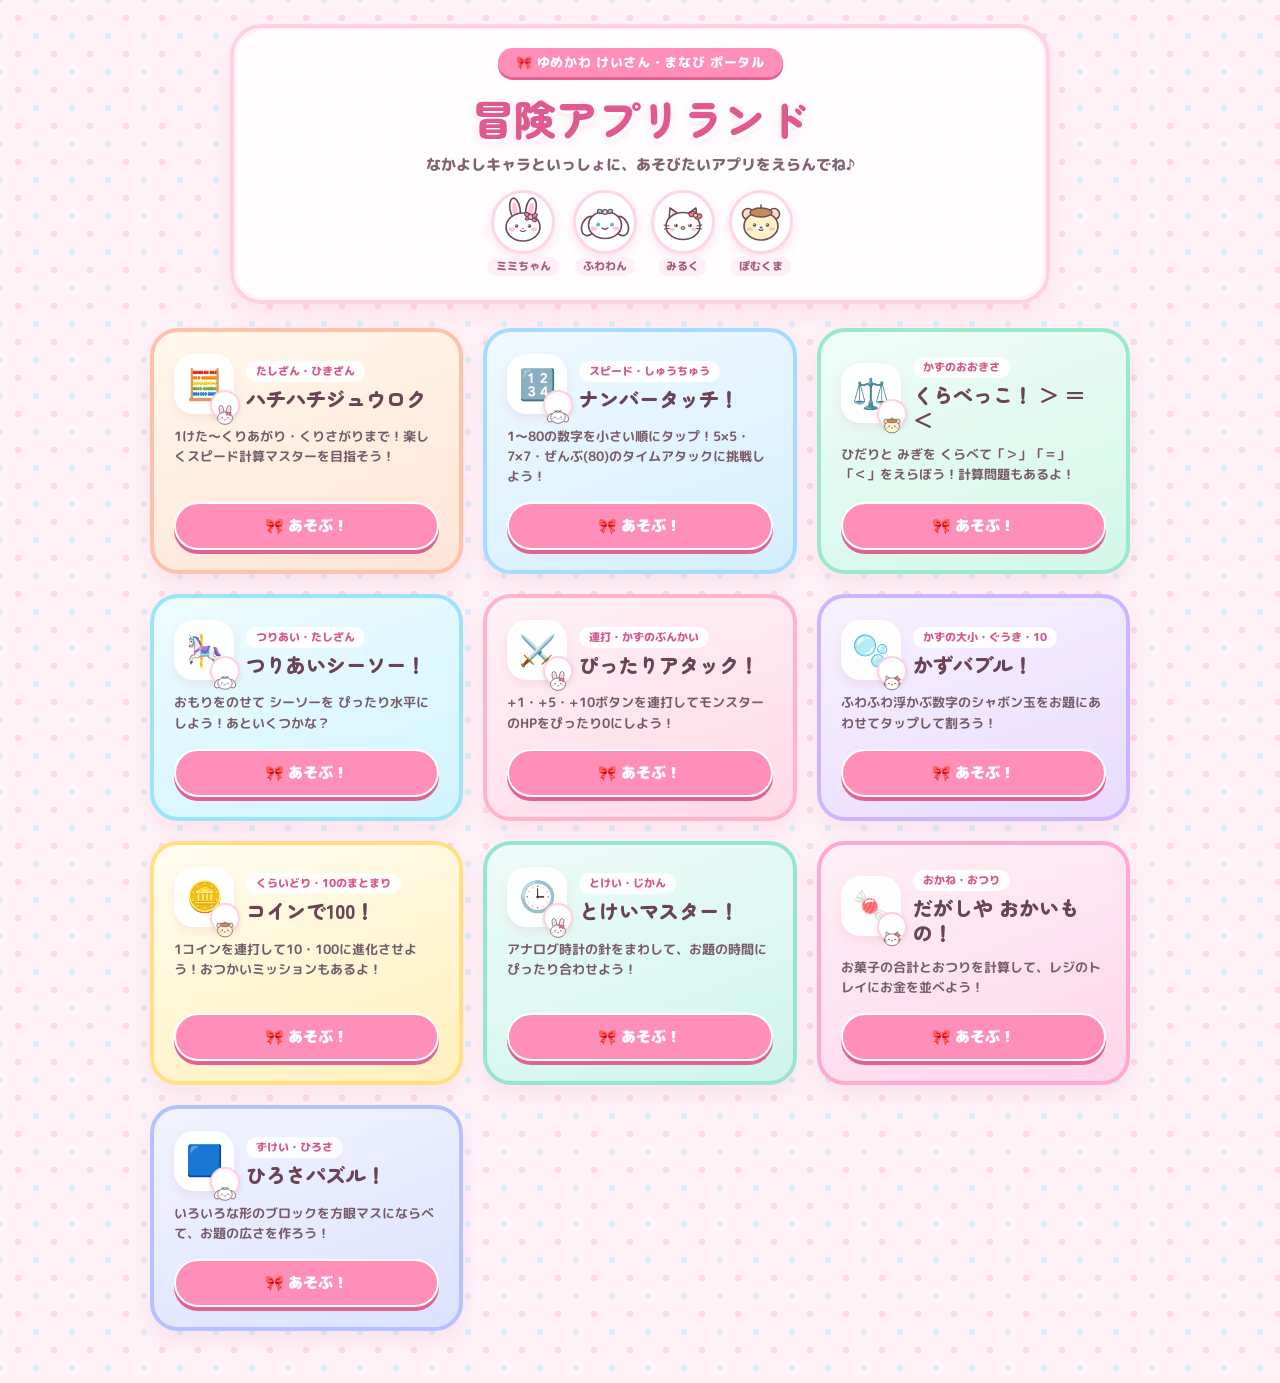
<file: index.html>
<!DOCTYPE html>
<html lang="ja">

<head>
  <meta charset="UTF-8">
  <meta name="viewport" content="width=device-width, initial-scale=1.0">
  <title>けいさんアドベンチャー | 学習アプリポータル</title>
  <meta name="description" content="たのしく学べる学習アプリポータル！ハチハチジュウロクなどいろいろなアプリであそぼう！">

  <link rel="preconnect" href="https://fonts.googleapis.com">
  <link rel="preconnect" href="https://fonts.gstatic.com" crossorigin>
  <link
    href="https://fonts.googleapis.com/css2?family=Zen+Maru+Gothic:wght@700;900&family=M+PLUS+Rounded+1c:wght@400;700;800;900&display=swap"
    rel="stylesheet">
  <script src="kawaii-mascots.js"></script>

  <style>
    * {
      box-sizing: border-box;
      margin: 0;
      padding: 0;
    }

    body {
      font-family: 'M PLUS Rounded 1c', 'Zen Maru Gothic', sans-serif;
      min-height: 100vh;
      background-color: #fff3f8;
      background-image:
        radial-gradient(rgba(255, 168, 204, 0.34) 3px, transparent 3px),
        radial-gradient(rgba(162, 221, 255, 0.34) 3px, transparent 3px);
      background-size: 36px 36px;
      background-position: 0 0, 18px 18px;
      color: #5d4752;
      display: flex;
      flex-direction: column;
      align-items: center;
      padding: 24px 18px 52px;
    }

    .portal-header {
      text-align: center;
      margin-bottom: 24px;
      max-width: 820px;
      width: 100%;
      background: rgba(255, 255, 255, 0.88);
      border: 4px solid #ffd1e3;
      border-radius: 32px;
      padding: 20px 18px 18px;
      box-shadow: 0 10px 24px rgba(255, 143, 184, 0.18), inset 0 0 0 3px #fff5f9;
    }

    .portal-badge {
      display: inline-block;
      background: #ff8fb8;
      color: #fff;
      font-weight: 800;
      font-size: 13px;
      padding: 5px 18px;
      border-radius: 999px;
      box-shadow: 0 3px 0 #e06392;
      margin-bottom: 10px;
      letter-spacing: 0.05em;
    }

    .portal-title {
      font-family: 'Zen Maru Gothic', sans-serif;
      font-weight: 900;
      font-size: clamp(26px, 5vw, 42px);
      color: #e05a8f;
      text-shadow: 2px 3px 0 #fff, 0 4px 10px rgba(224, 90, 143, 0.18);
      margin-bottom: 6px;
    }

    .portal-sub {
      font-size: 14.5px;
      font-weight: 800;
      color: #826272;
    }

    /* お出迎えキャラクター列 */
    .mascot-parade {
      display: flex;
      justify-content: center;
      align-items: flex-end;
      gap: 14px;
      margin: 14px 0 6px;
      flex-wrap: wrap;
    }
    .mascot-chip {
      display: flex;
      flex-direction: column;
      align-items: center;
      gap: 3px;
      cursor: pointer;
      transition: transform 0.16s ease;
    }
    .mascot-chip:hover {
      transform: translateY(-6px) scale(1.06);
    }
    .mascot-avatar {
      width: 64px;
      height: 64px;
      border-radius: 50%;
      background: #fff;
      border: 3px solid #ffd6e7;
      padding: 4px;
      box-shadow: 0 4px 10px rgba(255, 143, 184, 0.22);
    }
    .mascot-name {
      font-size: 11px;
      font-weight: 800;
      color: #a65c7a;
      background: #fff0f6;
      padding: 1px 8px;
      border-radius: 999px;
    }

    .status-pill {
      display: inline-flex;
      align-items: center;
      gap: 14px;
      background: #fff9db;
      border: 2.5px solid #ffe082;
      border-radius: 999px;
      padding: 7px 20px;
      margin-top: 10px;
      font-size: 14px;
      font-weight: 900;
      color: #8c5a2b;
      box-shadow: 0 4px 10px rgba(255, 193, 7, 0.14);
    }

    .app-grid {
      display: grid;
      grid-template-columns: repeat(auto-fit, minmax(270px, 1fr));
      gap: 20px;
      max-width: 980px;
      width: 100%;
    }

    .app-card {
      position: relative;
      background: #fff;
      border-radius: 28px;
      padding: 22px 20px 20px;
      text-decoration: none;
      color: inherit;
      display: flex;
      flex-direction: column;
      justify-content: space-between;
      border: 4px solid #fff;
      box-shadow: 0 10px 22px rgba(224, 99, 146, 0.12);
      transition: transform 0.16s ease, box-shadow 0.16s ease;
      overflow: hidden;
    }

    .app-card.ready:hover {
      transform: translateY(-6px);
      box-shadow: 0 16px 28px rgba(224, 99, 146, 0.2);
    }

    .app-card.ready:active {
      transform: translateY(0);
    }

    /* サンリオ調ミルキーパステルカード */
    .app-card.theme-orange {
      background: linear-gradient(160deg, #fff9ec 0%, #ffe4d6 100%);
      border-color: #ffc2a8;
    }
    .app-card.theme-blue {
      background: linear-gradient(160deg, #f0f9ff 0%, #d4efff 100%);
      border-color: #a6dcff;
    }
    .app-card.theme-green {
      background: linear-gradient(160deg, #f0fdf8 0%, #d2f7e8 100%);
      border-color: #9de8cc;
    }
    .app-card.theme-cyan {
      background: linear-gradient(160deg, #eefcff 0%, #d1f4ff 100%);
      border-color: #9ce4fa;
    }
    .app-card.theme-red {
      background: linear-gradient(160deg, #fff2f6 0%, #ffd9e6 100%);
      border-color: #ffb3cd;
    }
    .app-card.theme-purple {
      background: linear-gradient(160deg, #f8f2ff 0%, #e8dbff 100%);
      border-color: #ceb5ff;
    }
    .app-card.theme-amber {
      background: linear-gradient(160deg, #fffdf0 0%, #fff0bd 100%);
      border-color: #ffe082;
    }
    .app-card.theme-teal {
      background: linear-gradient(160deg, #effcf9 0%, #cef5eb 100%);
      border-color: #96e4d2;
    }
    .app-card.theme-pink {
      background: linear-gradient(160deg, #fff0f7 0%, #ffd6ea 100%);
      border-color: #ffa8d1;
    }
    .app-card.theme-indigo {
      background: linear-gradient(160deg, #f2f4ff 0%, #dce2ff 100%);
      border-color: #b5c2ff;
    }

    .card-top {
      display: flex;
      align-items: center;
      gap: 12px;
      margin-bottom: 12px;
    }

    .card-icon {
      width: 60px;
      height: 60px;
      border-radius: 20px;
      background: rgba(255, 255, 255, 0.94);
      border: 2.5px solid rgba(255, 255, 255, 0.9);
      display: flex;
      align-items: center;
      justify-content: center;
      font-size: 30px;
      box-shadow: 0 4px 10px rgba(224, 99, 146, 0.12);
      flex-shrink: 0;
      position: relative;
    }
    .card-mini-mascot {
      position: absolute;
      right: -8px;
      bottom: -8px;
      width: 30px;
      height: 30px;
      border-radius: 50%;
      background: #fff;
      border: 2px solid #ffd1e3;
      padding: 2px;
      box-shadow: 0 2px 5px rgba(0, 0, 0, 0.1);
    }

    .card-tag {
      display: inline-block;
      font-size: 11px;
      font-weight: 800;
      padding: 2px 10px;
      border-radius: 999px;
      background: rgba(255, 255, 255, 0.9);
      color: #d6578a;
      margin-bottom: 4px;
    }

    .card-title {
      font-family: 'Zen Maru Gothic', sans-serif;
      font-weight: 900;
      font-size: 20px;
      color: #6b4356;
      line-height: 1.25;
    }

    .card-desc {
      font-size: 13px;
      font-weight: 700;
      color: #785b68;
      line-height: 1.55;
      margin-bottom: 16px;
    }

    .card-btn {
      display: inline-flex;
      align-items: center;
      justify-content: center;
      gap: 6px;
      width: 100%;
      padding: 11px 16px;
      border-radius: 999px;
      border: 2.5px solid #fff;
      font-size: 15px;
      font-weight: 900;
      color: #fff;
      background: #ff8fb8;
      box-shadow: 0 4px 0 #e06392;
    }
  </style>
</head>

<body>
  <header class="portal-header">
    <div class="portal-badge">🎀 ゆめかわ けいさん・まなび ポータル</div>
    <h1 class="portal-title">冒険アプリランド</h1>
    <p class="portal-sub">なかよしキャラといっしょに、あそびたいアプリをえらんでね♪</p>
    <div class="mascot-parade" id="mascot-parade"></div>
    <div class="status-pill" id="portal-stats" style="display:none;">
      <span id="st-coins">🪙 0</span>
      <span id="st-stars">⭐ 0</span>
      <span id="st-solved">🎯 0もん</span>
    </div>
  </header>

  <main class="app-grid" id="app-grid"></main>

  <script>
    const APPS = [
      {
        id: '8816',
        tag: 'たしざん・ひきざん',
        title: 'ハチハチジュウロク',
        desc: '1けた〜くりあがり・くりさがりまで！楽しくスピード計算マスターを目指そう！',
        icon: '🧮',
        mascot: 'mimi',
        url: '8816.html',
        theme: 'theme-orange',
        ready: true
      },
      {
        id: 'number-touch',
        tag: 'スピード・しゅうちゅう',
        title: 'ナンバータッチ！',
        desc: '1〜80の数字を小さい順にタップ！5×5・7×7・ぜんぶ(80)のタイムアタックに挑戦しよう！',
        icon: '🔢',
        mascot: 'fuwawan',
        url: 'number-touch.html',
        theme: 'theme-blue',
        ready: true
      },
      {
        id: 'compare-game',
        tag: 'かずのおおきさ',
        title: 'くらべっこ！ ＞ ＝ ＜',
        desc: 'ひだりと みぎを くらべて「＞」「＝」「＜」をえらぼう！計算問題もあるよ！',
        icon: '⚖️',
        mascot: 'pomkuma',
        url: 'compare-game.html',
        theme: 'theme-green',
        ready: true
      },
      {
        id: 'seesaw-game',
        tag: 'つりあい・たしざん',
        title: 'つりあいシーソー！',
        desc: 'おもりをのせて シーソーを ぴったり水平にしよう！あといくつかな？',
        icon: '🎠',
        mascot: 'fuwawan',
        url: 'seesaw-game.html',
        theme: 'theme-cyan',
        ready: true
      },
      {
        id: 'monster-battle',
        tag: '連打・かずのぶんかい',
        title: 'ぴったりアタック！',
        desc: '+1・+5・+10ボタンを連打してモンスターのHPをぴったり0にしよう！',
        icon: '⚔️',
        mascot: 'mimi',
        url: 'monster-battle.html',
        theme: 'theme-red',
        ready: true
      },
      {
        id: 'bubble-pop',
        tag: 'かずの大小・ぐうき・10',
        title: 'かずバブル！',
        desc: 'ふわふわ浮かぶ数字のシャボン玉をお題にあわせてタップして割ろう！',
        icon: '🫧',
        mascot: 'milk',
        url: 'bubble-pop.html',
        theme: 'theme-purple',
        ready: true
      },
      {
        id: 'coin-place',
        tag: 'くらいどり・10のまとまり',
        title: 'コインで100！',
        desc: '1コインを連打して10・100に進化させよう！おつかいミッションもあるよ！',
        icon: '🪙',
        mascot: 'pomkuma',
        url: 'coin-place.html',
        theme: 'theme-amber',
        ready: true
      },
      {
        id: 'clock-game',
        tag: 'とけい・じかん',
        title: 'とけいマスター！',
        desc: 'アナログ時計の針をまわして、お題の時間にぴったり合わせよう！',
        icon: '🕒',
        mascot: 'mimi',
        url: 'clock-game.html',
        theme: 'theme-teal',
        ready: true
      },
      {
        id: 'dagashi-shop',
        tag: 'おかね・おつり',
        title: 'だがしや おかいもの！',
        desc: 'お菓子の合計とおつりを計算して、レジのトレイにお金を並べよう！',
        icon: '🍬',
        mascot: 'milk',
        url: 'dagashi-shop.html',
        theme: 'theme-pink',
        ready: true
      },
      {
        id: 'area-blocks',
        tag: 'ずけい・ひろさ',
        title: 'ひろさパズル！',
        desc: 'いろいろな形のブロックを方眼マスにならべて、お題の広さを作ろう！',
        icon: '🟦',
        mascot: 'fuwawan',
        url: 'area-blocks.html',
        theme: 'theme-indigo',
        ready: true
      }
    ];

    // お出迎えキャラ描画
    const parade = document.getElementById('mascot-parade');
    if (window.KAWAII_MASCOTS) {
      parade.innerHTML = Object.entries(window.KAWAII_MASCOTS).map(([k, m]) => `
        <div class="mascot-chip" title="${m.name}">
          <div class="mascot-avatar">${m.svg}</div>
          <span class="mascot-name">${m.name}</span>
        </div>
      `).join('');
    }

    // アプリカード描画
    const grid = document.getElementById('app-grid');
    grid.innerHTML = APPS.map(app => {
      const mSvg = (window.KAWAII_MASCOTS && window.KAWAII_MASCOTS[app.mascot]) ? window.KAWAII_MASCOTS[app.mascot].svg : '';
      return `
        <a href="${app.url}" class="app-card ready ${app.theme}">
          <div>
            <div class="card-top">
              <div class="card-icon">
                ${app.icon}
                ${mSvg ? `<div class="card-mini-mascot">${mSvg}</div>` : ''}
              </div>
              <div>
                <span class="card-tag">${app.tag}</span>
                <div class="card-title">${app.title}</div>
              </div>
            </div>
            <p class="card-desc">${app.desc}</p>
          </div>
          <div class="card-btn">🎀 あそぶ！</div>
        </a>
      `;
    }).join('');

    // 共通セーブデータがあればステータス表示
    try {
      const raw = localStorage.getItem('KEISAN_ADVENTURE_SAVE_V1');
      if (raw) {
        const st = JSON.parse(raw);
        document.getElementById('st-coins').textContent = '🪙 ' + (st.coins || 0);
        document.getElementById('st-stars').textContent = '⭐ ' + (st.stars || 0);
        document.getElementById('st-solved').textContent = '🎯 ' + (st.totalSolved || 0) + 'もん';
        document.getElementById('portal-stats').style.display = 'inline-flex';
      }
    } catch (e) { }
  </script>
</body>

</html>
</file>
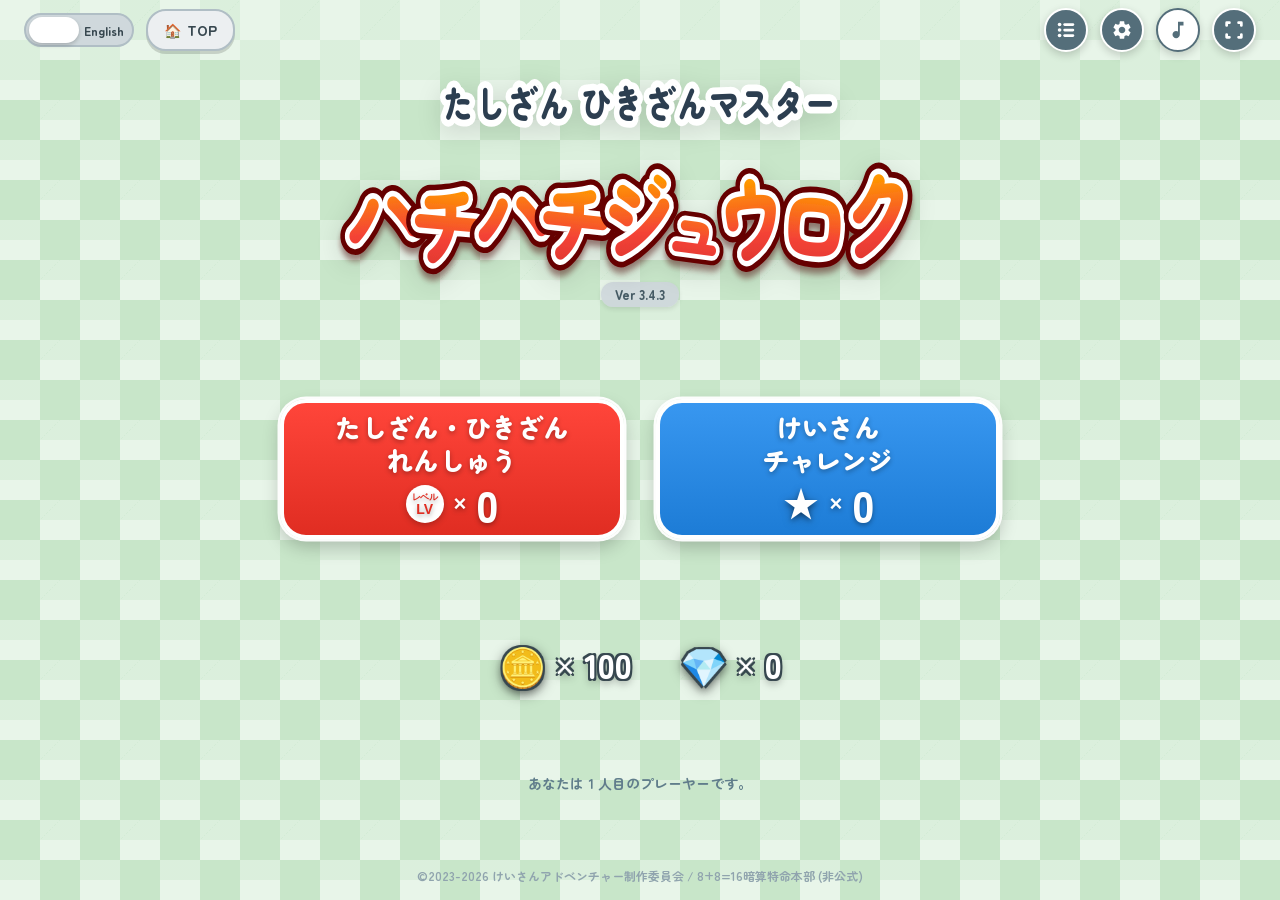
<file: 8816.html>
<!DOCTYPE html>
<html lang="ja">
<head>
  <meta charset="UTF-8">
  <meta name="viewport" content="width=device-width, initial-scale=1.0">
  <title>たしざん・ひきざんマスター けいさんアドベンチャー</title>
  <meta name="description" content="小学生向けの楽しく学べる足し算・引き算計算学習ゲーム！たしざん・ひきざんマスター けいさんアドベンチャー">
  
  <!-- Google Fonts -->
  <link rel="preconnect" href="https://fonts.googleapis.com">
  <link rel="preconnect" href="https://fonts.gstatic.com" crossorigin>
  <link href="https://fonts.googleapis.com/css2?family=Potta+One&family=Zen+Maru+Gothic:wght@700;900&family=M+PLUS+Rounded+1c:wght@400;700;800;900&display=swap" rel="stylesheet">
  
  <link rel="stylesheet" href="index.css">
</head>
<body>
  <div id="app-container" class="app-container">
    
    <!-- Top Global Header -->
    <header class="global-header">
      <div class="header-left">
        <label class="lang-toggle" title="言語切替">
          <input type="checkbox" id="lang-checkbox" onchange="toggleLanguage()">
          <span class="lang-slider">
            <span class="lang-ja">日本語</span>
            <span class="lang-en">English</span>
          </span>
        </label>
        <a href="index.html" class="btn-icon header-btn-back" style="text-decoration:none;margin-right:6px;" title="TOPページへ"><span class="icon">🏠</span><span class="lbl">TOP</span></a>
        <button id="btn-back" class="btn-icon header-btn-back hidden" onclick="goBack()" title="もどる">
          <span class="icon">↩</span><span class="lbl">もどる</span>
        </button>
      </div>

      <div class="header-center" id="header-title-container">
        <div id="header-title-records" class="header-title-records hidden">
          <ruby>今<rt>いま</rt></ruby>までの<ruby>記<rt>き</rt>録<rt>ろく</rt></ruby>
        </div>
        <div id="header-title-settings" class="header-title-settings hidden">
          <span class="modal-title-badge-header">せってい</span>
        </div>
      </div>

      <div class="header-right">
        <button class="btn-header-icon" onclick="openScreen('records')" title="記録">
          <svg width="22" height="22" viewBox="0 0 24 24" fill="currentColor">
            <circle cx="5" cy="6" r="2"/>
            <rect x="9" y="4.5" width="12" height="3" rx="1.5"/>
            <circle cx="5" cy="12" r="2"/>
            <rect x="9" y="10.5" width="12" height="3" rx="1.5"/>
            <circle cx="5" cy="18" r="2"/>
            <rect x="9" y="16.5" width="12" height="3" rx="1.5"/>
          </svg>
        </button>
        <button class="btn-header-icon" onclick="openScreen('settings')" title="設定">
          <svg width="22" height="22" viewBox="0 0 24 24" fill="currentColor">
            <path d="M19.14 12.94c.04-.3.06-.61.06-.94 0-.32-.02-.64-.07-.94l2.03-1.58c.18-.14.23-.41.12-.61l-1.92-3.32c-.12-.22-.37-.29-.59-.22l-2.39.96c-.5-.38-1.03-.7-1.62-.94l-.36-2.54c-.04-.24-.24-.41-.48-.41h-3.84c-.24 0-.43.17-.47.41l-.36 2.54c-.59.24-1.13.57-1.62.94l-2.39-.96c-.22-.08-.47 0-.59.22L2.74 8.87c-.12.21-.08.47.12.61l2.03 1.58c-.05.3-.09.63-.09.94s.02.64.07.94l-2.03 1.58c-.18.14-.23.41-.12.61l1.92 3.32c.12.22.37.29.59.22l2.39-.96c.5.38 1.03.7 1.62.94l.36 2.54c.05.24.24.41.48.41h3.84c.24 0 .44-.17.47-.41l.36-2.54c.59-.24 1.13-.56 1.62-.94l2.39.96c.22.08.47 0 .59-.22l1.92-3.32c.12-.22.07-.47-.12-.61l-2.01-1.58zM12 15.6c-1.98 0-3.6-1.62-3.6-3.6s1.62-3.6 3.6-3.6 3.6 1.62 3.6 3.6-1.62 3.6-3.6 3.6z"/>
          </svg>
        </button>
        <button id="btn-bgm" class="btn-header-icon bgm-btn" onclick="toggleBGM()" title="サウンド切替">
          <svg width="22" height="22" viewBox="0 0 24 24" fill="currentColor">
            <path d="M12 3v10.55c-.59-.34-1.27-.55-2-.55-2.21 0-4 1.79-4 4s1.79 4 4 4 4-1.79 4-4V7h4V3h-6z"/>
          </svg>
        </button>
        <button class="btn-header-icon" onclick="toggleFullscreen()" title="全画面表示">
          <svg width="22" height="22" viewBox="0 0 24 24" fill="none" stroke="currentColor" stroke-width="3" stroke-linecap="round" stroke-linejoin="round">
            <path d="M7 4H4v3M17 4h3v3M7 20H4v-3M17 20h3v-3"/>
          </svg>
        </button>
      </div>
    </header>

    <!-- Main Dynamic Content Views -->
    <main class="main-viewport">

      <!-- ================= 1. TITLE SCREEN ================= -->
      <section id="screen-title" class="screen-view active">
        <div class="title-hero">
          <div class="logo-wrapper">
            <svg class="top-logo-svg" viewBox="0 0 1100 250" width="100%" height="auto" xmlns="http://www.w3.org/2000/svg">
              <defs>
                <!-- Main Orange to Red Gradient -->
                <linearGradient id="titleGradient" x1="0%" y1="0%" x2="0%" y2="100%">
                  <stop offset="0%" stop-color="#ffb74d" />
                  <stop offset="25%" stop-color="#ff9800" />
                  <stop offset="65%" stop-color="#f44336" />
                  <stop offset="100%" stop-color="#d32f2f" />
                </linearGradient>

                <!-- Shadow filter -->
                <filter id="titleShadow" x="-20%" y="-20%" width="140%" height="140%">
                  <feDropShadow dx="0" dy="6" stdDeviation="3" flood-color="#4a0000" flood-opacity="0.45"/>
                </filter>
              </defs>

              <!-- Top Subtitle: たしざん ひきざんマスター (Font Up & Vertical Stretch) -->
              <g transform="translate(550, 48) scale(1.0, 1.22)">
                <text class="svg-sub-text stroke-bg" text-anchor="middle" y="0">たしざん ひきざんマスター</text>
                <text class="svg-sub-text fill-fg" text-anchor="middle" y="0">たしざん ひきざんマスター</text>
              </g>

              <!-- Main Title: ハチハチジュウロク (Tighter spacing & Vertical stretch scale) -->
              <g transform="translate(550, 168) scale(1.0, 1.25)" filter="url(#titleShadow)" class="svg-main-title">
                <!-- ハ -->
                <g transform="translate(-320, -2) rotate(-5) scale(1.04)">
                  <text class="stroke-outer">ハ</text>
                  <text class="stroke-inner">ハ</text>
                  <text class="fill-grad">ハ</text>
                </g>
                <!-- チ -->
                <g transform="translate(-240, 6) rotate(4) scale(1.0)">
                  <text class="stroke-outer">チ</text>
                  <text class="stroke-inner">チ</text>
                  <text class="fill-grad">チ</text>
                </g>
                <!-- ハ -->
                <g transform="translate(-160, -2) rotate(-4) scale(1.02)">
                  <text class="stroke-outer">ハ</text>
                  <text class="stroke-inner">ハ</text>
                  <text class="fill-grad">ハ</text>
                </g>
                <!-- チ -->
                <g transform="translate(-80, 4) rotate(5) scale(0.98)">
                  <text class="stroke-outer">チ</text>
                  <text class="stroke-inner">チ</text>
                  <text class="fill-grad">チ</text>
                </g>
                <!-- ジ -->
                <g transform="translate(0, -2) rotate(-3) scale(1.04)">
                  <text class="stroke-outer">ジ</text>
                  <text class="stroke-inner">ジ</text>
                  <text class="fill-grad">ジ</text>
                </g>
                <!-- ュ -->
                <g transform="translate(70, 10) rotate(6) scale(0.85)">
                  <text class="stroke-outer">ュ</text>
                  <text class="stroke-inner">ュ</text>
                  <text class="fill-grad">ュ</text>
                </g>
                <!-- ウ -->
                <g transform="translate(138, 0) rotate(-4) scale(1.0)">
                  <text class="stroke-outer">ウ</text>
                  <text class="stroke-inner">ウ</text>
                  <text class="fill-grad">ウ</text>
                </g>
                <!-- ロ -->
                <g transform="translate(218, 6) rotate(4) scale(1.02)">
                  <text class="stroke-outer">ロ</text>
                  <text class="stroke-inner">ロ</text>
                  <text class="fill-grad">ロ</text>
                </g>
                <!-- ク -->
                <g transform="translate(298, -4) rotate(-5) scale(1.05)">
                  <text class="stroke-outer">ク</text>
                  <text class="stroke-inner">ク</text>
                  <text class="fill-grad">ク</text>
                </g>
              </g>
            </svg>
          </div>
          <div class="version-badge">Ver 3.4.3</div>
        </div>

        <div class="title-mode-buttons">
          <button class="btn-title-mode mode-practice" onclick="openPracticeSelect('add')">
            <div class="mode-label">たしざん・ひきざん<br>れんしゅう</div>
            <div class="mode-badge-row">
              <div class="badge-lv-circle">
                <span class="lv-lbl-top">レベル</span>
                <span class="lv-lbl-bot">LV</span>
              </div>
              <span class="badge-x-sym">×</span>
              <span id="title-lv-count" class="badge-num-val">0</span>
            </div>
          </button>

          <button class="btn-title-mode mode-challenge" onclick="openChallengeSelect()">
            <div class="mode-label">けいさん<br>チャレンジ</div>
            <div class="mode-badge-row">
              <span class="badge-star-icon">★</span>
              <span class="badge-x-sym">×</span>
              <span id="title-star-count" class="badge-num-val">0</span>
            </div>
          </button>
        </div>

        <div class="title-currencies">
          <div class="currency-item item-coin">
            <span class="c-icon">🪙</span>
            <span class="c-x">×</span>
            <span id="title-coin-count">100</span>
          </div>
          <div class="currency-item item-gem">
            <span class="c-icon">💎</span>
            <span class="c-x">×</span>
            <span id="title-gem-count">0</span>
          </div>
        </div>

        <div class="title-footer-msg">
          あなたは <span id="player-seq-num">0</span> 人目のプレーヤーです。
        </div>

        <footer class="copyright-footer">
          ©2023-2026 けいさんアドベンチャー制作委員会 / 8+8=16暗算特命本部 (非公式)
        </footer>
      </section>

      <!-- ================= 2. PRACTICE SELECT SCREEN ================= -->
      <section id="screen-practice-select" class="screen-view">
        <div class="screen-sub-header">
          <div class="practice-title-wrapper">
            <button id="btn-arrow-left" class="btn-title-arrow left-arrow" onclick="togglePracticeModeSlide('left')" title="まえの モード へ">◀</button>
            <h2 id="practice-title-banner" class="practice-title-banner mode-add">たしざん れんしゅう</h2>
            <button id="btn-arrow-right" class="btn-title-arrow right-arrow red-arrow" onclick="togglePracticeModeSlide('right')" title="ひきざん れんしゅう へ">▶</button>
          </div>
          <div class="header-badges">
            <span class="h-badge badge-lv">LV × <span id="prac-lv-val">0</span></span>
            <span class="h-badge badge-star">★ × <span id="prac-star-val">0</span></span>
          </div>
        </div>

        <div id="practice-grid-container" class="stage-grid-container">
          <!-- Dynamic stage cards rendered here -->
        </div>

        <div class="bottom-currency-bar">
          <span class="bar-item">🪙 × <span id="prac-coin-val">100</span></span>
          <span class="bar-item">💎 × <span id="prac-gem-val">0</span></span>
        </div>
      </section>

      <!-- ================= 3. CHALLENGE SELECT SCREEN ================= -->
      <section id="screen-challenge-select" class="screen-view">
        <div class="screen-sub-header">
          <h2 class="section-title">けいさんチャレンジ</h2>
          <div class="header-badges">
            <span class="h-badge badge-lv">LV × <span id="chal-lv-val">0</span></span>
            <span class="h-badge badge-star">★ × <span id="chal-star-val">0</span></span>
          </div>
        </div>

        <div class="challenge-categories-grid">
          <div class="challenge-card" onclick="startChallenge('normal')">
            <div class="chal-icon">⚡</div>
            <div class="chal-info">
              <h3>ノーマルけいさん</h3>
              <p>たしざんとひきざんのスピード勝負！</p>
            </div>
            <div class="chal-badge">ランク 1〜5</div>
          </div>

          <div class="challenge-card" onclick="startChallenge('listen')">
            <div class="chal-icon">🎧</div>
            <div class="chal-info">
              <h3>聞いてけいさん</h3>
              <p>音声で流れる問題を耳で聞いて計算しよう！</p>
            </div>
            <div class="chal-badge">ランク 1〜5</div>
          </div>

          <div class="challenge-card" onclick="startChallenge('block')">
            <div class="chal-icon">🧱</div>
            <div class="chal-info">
              <h3>ブロック図けいさん</h3>
              <p>視覚的なブロックを数えて答えを導こう！</p>
            </div>
            <div class="chal-badge">ランク 1〜5</div>
          </div>

          <div class="challenge-card" onclick="startChallenge('mushikui')">
            <div class="chal-icon">🐛</div>
            <div class="chal-info">
              <h3>虫食いけいさん</h3>
              <p>「? ＋ 3 ＝ 8」の穴埋め問題を解こう！</p>
            </div>
            <div class="chal-badge">ランク 1〜5</div>
          </div>

          <div class="challenge-card" onclick="startChallenge('reverse')">
            <div class="chal-icon">🔄</div>
            <div class="chal-info">
              <h3>答えから逆算</h3>
              <p>答えが「10」になる式をみつけよう！</p>
            </div>
            <div class="chal-badge">ランク 1〜5</div>
          </div>
        </div>
      </section>

      <!-- ================= 4. GAME PLAY SCREEN ================= -->
      <section id="screen-gameplay" class="screen-view">
        <div class="gameplay-layout" id="gameplay-layout-box">
          
          <!-- Left side: Question & Visual area -->
          <div class="gameplay-left">
            <div class="gameplay-status-bar">
              <div class="gameplay-title-tag" id="gameplay-stage-title">1のだん のぼり</div>
              <div class="gameplay-progress">
                <span id="q-curr">1</span> / <span id="q-total">10</span>
              </div>
            </div>

            <!-- Block Visual Helper (if enabled or block challenge) -->
            <div id="visual-blocks-area" class="visual-blocks-area hidden">
              <!-- Rendered blocks -->
            </div>

            <!-- Question Formula -->
            <div class="formula-box">
              <span id="formula-num1" class="formula-part">1</span>
              <span id="formula-op" class="formula-part">＋</span>
              <span id="formula-num2" class="formula-part">1</span>
              <span class="formula-part">＝</span>
              <div id="formula-answer-box" class="formula-ans-box"></div>
            </div>

            <div id="gameplay-feedback-msg" class="feedback-msg"></div>
          </div>

          <!-- Right side: LCD Display & Calculator Keypad -->
          <div class="gameplay-right" id="keypad-panel">
            <div class="calculator-unit">
              <!-- LCD Screen -->
              <div class="lcd-screen">
                <div id="lcd-value" class="lcd-value"></div>
              </div>

              <!-- Life Hearts -->
              <div class="hearts-row" id="hearts-container">
                <span class="heart">❤️</span>
                <span class="heart">❤️</span>
                <span class="heart">❤️</span>
                <span class="heart">❤️</span>
                <span class="heart">❤️</span>
              </div>

              <!-- Keypad Matrix -->
              <div class="keypad-grid" id="keypad-grid">
                <button class="key-btn" onclick="pressKey('7')">7</button>
                <button class="key-btn" onclick="pressKey('8')">8</button>
                <button class="key-btn" onclick="pressKey('9')">9</button>
                
                <button class="key-btn" onclick="pressKey('4')">4</button>
                <button class="key-btn" onclick="pressKey('5')">5</button>
                <button class="key-btn" onclick="pressKey('6')">6</button>

                <button class="key-btn" onclick="pressKey('1')">1</button>
                <button class="key-btn" onclick="pressKey('2')">2</button>
                <button class="key-btn" onclick="pressKey('3')">3</button>

                <button class="key-btn key-zero" onclick="pressKey('0')">0</button>
                <button class="key-btn key-clear" onclick="pressKey('C')">C</button>
              </div>
            </div>
          </div>

        </div>
      </section>

      <!-- ================= 5. SETTINGS SCREEN ================= -->
      <section id="screen-settings" class="screen-view">
        <div class="modal-card modal-settings">
          <div class="settings-content-grid">
            <!-- Left Side: Calculation Speech / Reading -->
            <div class="settings-section">
              <h3 class="settings-sec-title">◆ たしざん・ひきざんのよみかた</h3>
              <!-- 空白 -->
            </div>

            <!-- Right Side: Display & Assistance -->
            <div class="settings-section">
              <h3 class="settings-sec-title">◆ ひょうじ・ユーザーほじょ</h3>
              <div class="settings-row">
                <span class="setting-expr">1 → 10</span>
                <div class="btn-group-toggle">
                  <button class="toggle-opt active" id="opt-up-nobori" onclick="setOrderName('nobori')">のぼり</button>
                  <button class="toggle-opt" id="opt-up-agari" onclick="setOrderName('agari')">あがり</button>
                </div>
              </div>
              <div class="settings-row">
                <span class="setting-expr">10 → 1</span>
                <div class="btn-group-toggle">
                  <button class="toggle-opt active" id="opt-down-kudari" onclick="setOrderName('kudari')">くだり</button>
                  <button class="toggle-opt" id="opt-down-sagari" onclick="setOrderName('sagari')">さがり</button>
                </div>
              </div>
              <div class="settings-row">
                <span class="setting-expr">? → ?</span>
                <div class="btn-group-toggle">
                  <button class="toggle-opt active" id="opt-rnd-bara" onclick="setOrderName('bara')">ばらばら</button>
                  <button class="toggle-opt" id="opt-rnd-rand" onclick="setOrderName('rand')">ランダム</button>
                </div>
              </div>

              <div class="checkbox-list">
                <label class="custom-checkbox">
                  <input type="checkbox" id="chk-show-ms" onchange="saveSettingsFromUI()">
                  <span class="checkmark"></span>
                  <span class="cb-text">タイムを<ruby>小<rt>しょう</rt>数<rt>すう</rt>点<rt>てん</rt>以<rt>い</rt>下<rt>か</rt></ruby>まで<ruby>表<rt>ひょう</rt>示<rt>じ</rt></ruby>する。</span>
                </label>
                <label class="custom-checkbox">
                  <input type="checkbox" id="chk-auto-read" onchange="saveSettingsFromUI()">
                  <span class="checkmark"></span>
                  <span class="cb-text">「<ruby>問<rt>き</rt></ruby>いて<ruby>計<rt>けい</rt>算<rt>さん</rt></ruby>」を<ruby>自<rt>じ</rt>動<rt>どう</rt>読<rt>よ</rt></ruby>み<ruby>上<rt>あ</rt></ruby>げする。</span>
                </label>
                <label class="custom-checkbox">
                  <input type="checkbox" id="chk-left-hand" onchange="saveSettingsFromUI()">
                  <span class="checkmark"></span>
                  <span class="cb-text">テンキーを<ruby>左<rt>ひだり</rt></ruby>に<ruby>表<rt>ひょう</rt>示<rt>じ</rt></ruby>する。（<ruby>左<rt>ひだり</rt>利<rt>き</rt></ruby>き）</span>
                </label>
                <label class="custom-checkbox">
                  <input type="checkbox" id="chk-reverse-keys" onchange="saveSettingsFromUI()">
                  <span class="checkmark"></span>
                  <span class="cb-text">キーのならびを<ruby>反<rt>はん</rt>対<rt>たい</rt></ruby>にする。</span>
                </label>
              </div>
            </div>
          </div>

          <!-- Bottom Data Backup -->
          <div class="settings-backup-section">
            <h3 class="settings-sec-title">◆ データのバックアップ</h3>
            <div class="backup-row">
              <p class="backup-desc">ファイルからデータの<ruby>復<rt>ふく</rt>元<rt>げん</rt></ruby>や<ruby>引<rt>ひ</rt>き<ruby>継<rt>つ</rt></ruby>ぎができます。</p>
              <div class="backup-btn-group">
                <button class="btn-backup export" onclick="exportDataJSON()">ファイルに<ruby>書<rt>か</rt></ruby>き<ruby>出<rt>だ</rt></ruby>し</button>
                <button class="btn-backup import" onclick="triggerImportJSON()">ファイルから<ruby>読<rt>よ</rt></ruby>み<ruby>込<rt>こ</rt></ruby>み</button>
                <input type="file" id="import-file-input" accept=".json" class="hidden" onchange="handleImportJSON(event)">
              </div>
            </div>
          </div>
        </div>
      </section>

      <!-- ================= 6. RECORDS SCREEN ================= -->
      <section id="screen-records" class="screen-view">
        <div class="records-container">
          <div class="records-header-row">
            <div class="player-name-box">
              <span class="name-label">名前：</span>
              <input type="text" id="player-name-input" value="プレーヤー" onchange="savePlayerName(this.value)">
              <span class="edit-icon">✏️</span>
            </div>

            <div class="records-badges-row">
              <div class="records-pill-badge red-pill">
                <div class="badge-lv-circle mini">
                  <span class="lv-lbl-top">レベル</span>
                  <span class="lv-lbl-bot">LV</span>
                </div>
                <span class="badge-x-sym">×</span>
                <span id="rec-lv-val">0</span>
              </div>
              <div class="records-pill-badge blue-pill">
                <span class="badge-star-icon mini">★</span>
                <span class="badge-x-sym">×</span>
                <span id="rec-star-val">0</span>
              </div>
              <span class="rec-curr-item">🪙 × <span id="rec-coin-val">100</span></span>
              <span class="rec-curr-item">💎 × <span id="rec-gem-val">0</span></span>
            </div>
          </div>

          <div class="records-summary-row">
            <div class="sum-card">
              <span class="sum-lbl">総プレイ数：</span>
              <span class="sum-val" id="rec-total-plays">0</span>
            </div>
            <div class="sum-card">
              <span class="sum-lbl">計算した数：</span>
              <span class="sum-val" id="rec-total-solved">0</span>
            </div>
            <div class="sum-card">
              <span class="sum-lbl">獲得コイン数：</span>
              <span class="sum-val" id="rec-total-coins">0</span>
            </div>
            <div class="sum-card">
              <span class="sum-lbl">獲得宝石数：</span>
              <span class="sum-val" id="rec-total-gems">0</span>
            </div>
          </div>

          <div class="records-tables-flex">
            <!-- Left Matrix: Practice Records -->
            <div class="records-table-wrapper">
              <div class="rec-tab-selector">
                <button id="rec-tab-add" class="rec-tab-btn active" onclick="switchRecordsTab('add')">➕ たしざん れんしゅう</button>
                <button id="rec-tab-sub" class="rec-tab-btn" onclick="switchRecordsTab('sub')">➖ ひきざん れんしゅう</button>
              </div>
              <div class="records-scroll-table">
                <table class="rec-table">
                  <thead>
                    <tr>
                      <th rowspan="2">だん / コース</th>
                      <th colspan="3" id="rec-th-nobori">のぼり</th>
                      <th colspan="3" id="rec-th-kudari">くだり</th>
                      <th colspan="3" id="rec-th-bara">ばらばら</th>
                    </tr>
                    <tr>
                      <th>レベル</th><th>ベストタイム</th><th>クリア数</th>
                      <th>レベル</th><th>ベストタイム</th><th>クリア数</th>
                      <th>レベル</th><th>ベストタイム</th><th>クリア数</th>
                    </tr>
                  </thead>
                  <tbody id="records-practice-tbody">
                    <!-- Rendered by JS -->
                  </tbody>
                </table>
              </div>
            </div>

            <!-- Right Matrix: Challenge Records -->
            <div class="records-table-wrapper">
              <h3 class="table-sec-title title-blue">◆ けいさんチャレンジ</h3>
              <div class="records-scroll-table">
                <table class="rec-table">
                  <thead>
                    <tr>
                      <th>コース</th>
                      <th>ひょうか</th>
                      <th>ベストタイム</th>
                      <th>クリア数</th>
                    </tr>
                  </thead>
                  <tbody id="records-challenge-tbody">
                    <!-- Rendered by JS -->
                  </tbody>
                </table>
              </div>
            </div>
          </div>
        </div>
      </section>

    </main>
  </div>

  <!-- Clear / Result Modal Popup -->
  <div id="modal-result-overlay" class="modal-overlay hidden" style="display: none !important;">
    <div class="modal-card modal-result">
      <div class="result-icon-banner" id="result-icon-banner">🎉</div>
      <h2 id="result-title" class="result-title">ステージクリア！</h2>
      
      <div class="result-stats-box">
        <div class="res-stat-row">
          <span>クリアタイム:</span>
          <span id="result-time-val" class="res-highlight">00:12.34</span>
        </div>
        <div class="res-stat-row">
          <span>せいかい数:</span>
          <span id="result-correct-val">10 / 10</span>
        </div>
        <div class="res-stat-row">
          <span>かくとくコイン:</span>
          <span id="result-coin-val" class="res-gold">🪙 +50</span>
        </div>
      </div>

      <div class="result-buttons">
        <button class="btn-res btn-home" onclick="closeResultModal(); openScreen('title');">タイトルへ</button>
        <button class="btn-res btn-retry" onclick="closeResultModal(); retryCurrentStage();">もういちど</button>
        <button class="btn-res btn-next" onclick="closeResultModal(); nextStage();">つぎへ</button>
      </div>
    </div>
  </div>

  <!-- Countdown 3 2 1 Start Overlay -->
  <div id="countdown-overlay" class="countdown-overlay hidden" style="display: none !important;">
    <div id="countdown-text" class="countdown-text">3</div>
  </div>

  <script src="app.js"></script>
</body>
</html>
</file>
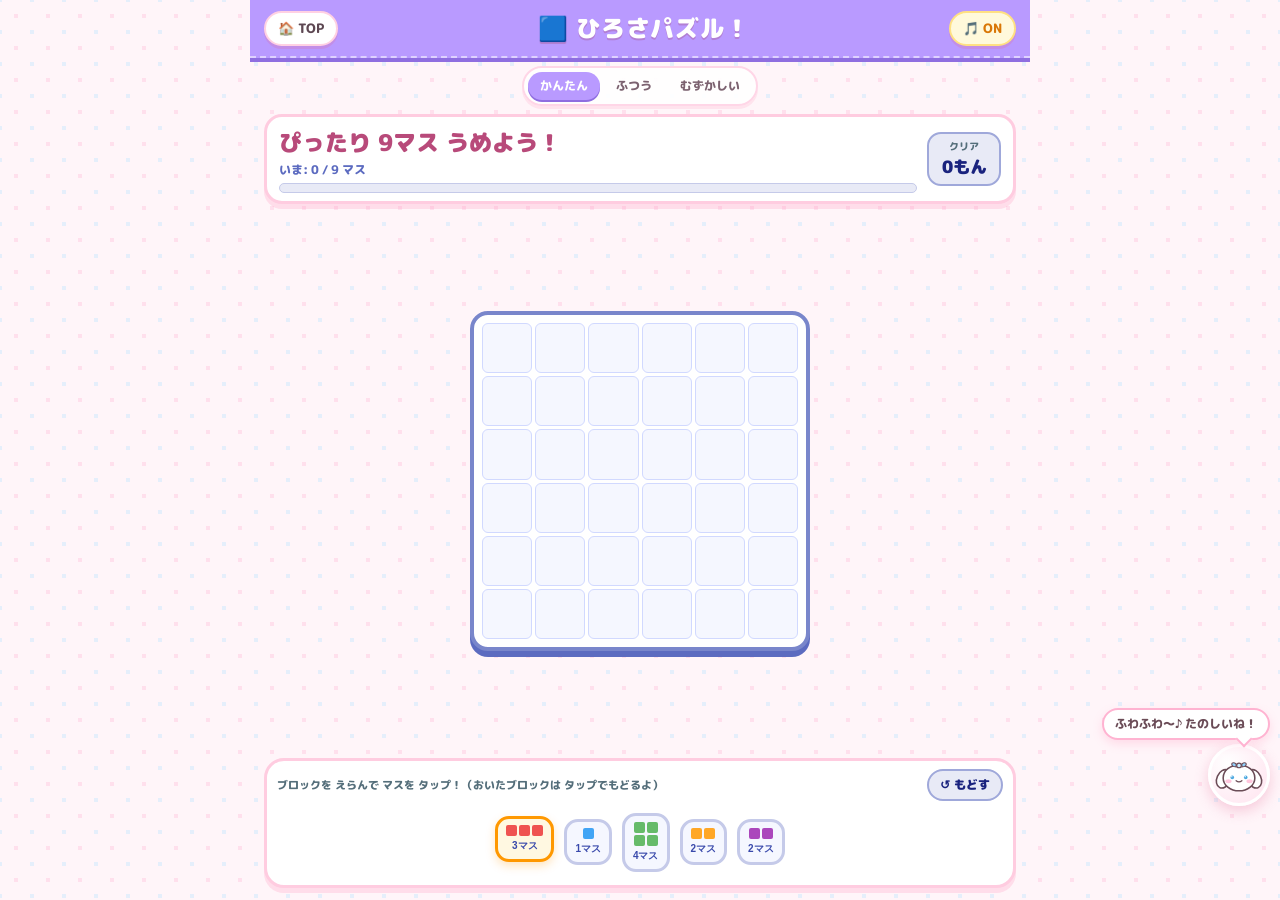
<file: area-blocks.html>
<!DOCTYPE html>
<html lang="ja">
<head>
  <meta charset="UTF-8">
  <meta name="viewport" content="width=device-width, initial-scale=1.0, maximum-scale=1.0, user-scalable=no">
  <title>ひろさパズル！ | けいさんアドベンチャー</title>
  <link rel="preconnect" href="https://fonts.googleapis.com">
  <link rel="preconnect" href="https://fonts.gstatic.com" crossorigin>
  <link href="https://fonts.googleapis.com/css2?family=Potta+One&family=M+PLUS+Rounded+1c:wght@700;800;900&display=swap" rel="stylesheet">
  <style>
    :root {
      --pri: #3949ab;
      --pri-dark: #1a237e;
      --bg: #e8eaf6;
      --text: #263238;
    }
    * {
      box-sizing: border-box;
      margin: 0;
      padding: 0;
      -webkit-tap-highlight-color: transparent;
      user-select: none;
      touch-action: manipulation;
    }
    html, body {
      height: 100%;
      overflow: hidden;
      font-family: 'M PLUS Rounded 1c', sans-serif;
      background: var(--bg);
      color: var(--text);
    }

    .wrap {
      height: 100dvh;
      max-width: 780px;
      margin: 0 auto;
      padding: 0 14px 12px;
      display: flex;
      flex-direction: column;
      gap: 8px;
    }

    /* 単色メインバー */
    .top-bar {
      display: flex;
      align-items: center;
      justify-content: space-between;
      gap: 8px;
      flex-shrink: 0;
      margin: 0 -14px;
      padding: 10px 14px;
      background: var(--pri);
      box-shadow: 0 3px 0 var(--pri-dark);
    }
    .pill-btn {
      display: inline-flex;
      align-items: center;
      gap: 4px;
      padding: 6px 12px;
      border-radius: 999px;
      border: 2px solid #fff;
      background: #fff;
      color: var(--text);
      font-family: inherit;
      font-weight: 800;
      font-size: 13px;
      text-decoration: none;
      cursor: pointer;
      box-shadow: 0 2px 0 rgba(0,0,0,0.12);
    }
    .pill-btn:active { transform: translateY(2px); }
    .pill-btn.sound-on { background: #fff8e1; color: #ef6c00; }
    .game-title {
      font-family: 'M PLUS Rounded 1c', sans-serif;
      font-weight: 900;
      font-size: clamp(18px, 4vw, 24px);
      color: #fff;
      text-shadow: 0 2px 0 var(--pri-dark);
      white-space: nowrap;
    }

    /* 難易度バー */
    .controls-row {
      display: flex;
      justify-content: center;
      align-items: center;
      flex-shrink: 0;
    }
    .chip-group {
      display: flex;
      gap: 4px;
      background: rgba(255,255,255,0.8);
      padding: 4px;
      border-radius: 999px;
      border: 2px solid #9fa8da;
    }
    .mode-chip {
      padding: 5px 12px;
      border-radius: 999px;
      border: none;
      background: transparent;
      color: #546e7a;
      font-family: inherit;
      font-weight: 800;
      font-size: 12px;
      cursor: pointer;
    }
    .mode-chip.active {
      background: var(--pri);
      color: #fff;
      box-shadow: 0 2px 0 var(--pri-dark);
    }

    /* 目標ステータスカード */
    .goal-card {
      flex-shrink: 0;
      background: #fff;
      border-radius: 18px;
      border: 3px solid #9fa8da;
      padding: 8px 12px;
      box-shadow: 0 4px 0 #9fa8da;
      display: flex;
      align-items: center;
      justify-content: space-between;
      gap: 10px;
    }
    .goal-main { flex: 1; }
    .goal-text {
      font-family: 'M PLUS Rounded 1c', sans-serif;
      font-weight: 900;
      font-size: clamp(17px, 4.2vw, 23px);
      color: #1a237e;
    }
    .goal-sub {
      font-size: 12px;
      font-weight: 800;
      color: #5c6bc0;
      margin-top: 2px;
    }
    .goal-sub.near { color: #ef6c00; }
    .goal-sub.win { color: #2e7d32; }
    .goal-sub.over { color: #e53935; }
    .progress-bar {
      margin-top: 4px;
      height: 10px;
      background: #e8eaf6;
      border-radius: 999px;
      overflow: hidden;
      border: 1px solid #c5cae9;
    }
    .progress-fill {
      height: 100%;
      width: 0%;
      background: linear-gradient(90deg, #5c6bc0, #29b6f6);
      transition: width 0.16s ease-out;
    }
    .progress-fill.win { background: #43a047; }
    .progress-fill.over { background: #e53935; }

    .score-pill {
      background: #e8eaf6;
      border: 2px solid #9fa8da;
      border-radius: 14px;
      padding: 5px 10px;
      text-align: center;
      min-width: 74px;
    }
    .sp-lbl { font-size: 10px; font-weight: 800; color: #546e7a; }
    .sp-val { font-size: 17px; font-weight: 900; color: #1a237e; }

    /* 方眼グリッドステージ */
    .board-stage {
      flex: 1;
      min-height: 0;
      display: flex;
      align-items: center;
      justify-content: center;
      position: relative;
    }
    .grid-board {
      background: #fff;
      padding: 8px;
      border-radius: 18px;
      border: 4px solid #7986cb;
      box-shadow: 0 6px 0 #5c6bc0;
      display: grid;
      gap: 3px;
      max-height: 100%;
      aspect-ratio: 1 / 1;
      height: min(100%, 340px);
    }
    .cell {
      border-radius: 6px;
      background: #f5f7ff;
      border: 1.5px solid #d1d9ff;
      cursor: pointer;
      transition: background 0.1s, transform 0.08s;
      position: relative;
    }
    .cell.blocked {
      background: #cfd8dc;
      border-color: #90a4ae;
      cursor: not-allowed;
      background-image: repeating-linear-gradient(45deg, transparent, transparent 4px, rgba(255,255,255,0.4) 4px, rgba(255,255,255,0.4) 8px);
    }
    .cell.filled {
      border: 2px solid rgba(255,255,255,0.85);
      box-shadow: inset 0 -3px 0 rgba(0,0,0,0.18);
    }
    .cell.preview-ok {
      background: rgba(76, 175, 80, 0.35);
      border-color: #43a047;
    }
    .cell.preview-ng {
      background: rgba(229, 57, 53, 0.35);
      border-color: #e53935;
    }

    /* 下部パレット */
    .tray-card {
      flex-shrink: 0;
      background: #fff;
      border-radius: 20px;
      border: 3px solid #9fa8da;
      box-shadow: 0 4px 0 #9fa8da;
      padding: 8px 10px;
      display: flex;
      flex-direction: column;
      gap: 6px;
    }
    .tray-head {
      display: flex;
      align-items: center;
      justify-content: space-between;
      gap: 6px;
    }
    .tray-hint {
      font-size: 11px;
      font-weight: 800;
      color: #546e7a;
    }
    .tray-actions {
      display: flex;
      gap: 6px;
    }
    .act-btn {
      padding: 5px 11px;
      border-radius: 999px;
      border: 2px solid #9fa8da;
      background: #e8eaf6;
      color: #1a237e;
      font-family: inherit;
      font-size: 12px;
      font-weight: 900;
      cursor: pointer;
    }
    .act-btn:active { transform: translateY(2px); }
    .act-btn.rotate { background: #fff8e1; border-color: #ffb74d; color: #e65100; }

    .pieces-row {
      display: flex;
      gap: 10px;
      overflow-x: auto;
      padding: 4px 2px;
      align-items: center;
      justify-content: center;
      min-height: 70px;
    }
    .piece-btn {
      background: #f5f7ff;
      border: 3px solid #c5cae9;
      border-radius: 14px;
      padding: 6px 8px;
      cursor: pointer;
      display: flex;
      flex-direction: column;
      align-items: center;
      gap: 3px;
      flex-shrink: 0;
      transition: transform 0.1s, border-color 0.1s;
    }
    .piece-btn.selected {
      border-color: #ff9800;
      background: #fff8e1;
      transform: translateY(-3px);
      box-shadow: 0 4px 10px rgba(255, 152, 0, 0.25);
    }
    .piece-btn.used {
      opacity: 0.28;
      pointer-events: none;
    }
    .mini-grid {
      display: grid;
      gap: 2px;
    }
    .mini-cell {
      width: 11px;
      height: 11px;
      border-radius: 2px;
    }
    .piece-area {
      font-size: 10px;
      font-weight: 900;
      color: #3949ab;
    }

    /* 紙吹雪 */
    .confetti {
      position: fixed;
      inset: 0;
      pointer-events: none;
      z-index: 40;
      overflow: hidden;
    }
    .confetti-piece {
      position: absolute;
      width: 10px;
      height: 14px;
      border-radius: 3px;
      animation: fall 1.2s ease-out forwards;
    }
    @keyframes fall {
      0% { transform: translateY(-20px) rotate(0deg); opacity: 1; }
      100% { transform: translateY(100vh) rotate(540deg); opacity: 0; }
    }
  </style>
  <link rel="stylesheet" href="kawaii-theme.css">
  <script src="kawaii-mascots.js" defer></script>
</head>
<body class="theme-pastel-lavender" data-mascot="fuwawan">
  <div class="wrap">
    <header class="top-bar">
      <a href="index.html" class="pill-btn">🏠 TOP</a>
      <h1 class="game-title">🟦 ひろさパズル！</h1>
      <button id="sound-btn" class="pill-btn sound-on" type="button">🎵 ON</button>
    </header>

    <div class="controls-row">
      <div class="chip-group" id="diff-group">
        <button class="mode-chip active" data-diff="easy" type="button">かんたん</button>
        <button class="mode-chip" data-diff="normal" type="button">ふつう</button>
        <button class="mode-chip" data-diff="hard" type="button">むずかしい</button>
      </div>
    </div>

    <section class="goal-card">
      <div class="goal-main">
        <div class="goal-text" id="goal-text">ぴったり 6マス うめよう！</div>
        <div class="goal-sub" id="goal-sub">いま: 0 / 6 マス</div>
        <div class="progress-bar"><div class="progress-fill" id="progress-fill"></div></div>
      </div>
      <div class="score-pill">
        <div class="sp-lbl">クリア</div>
        <div class="sp-val" id="hud-score">0もん</div>
      </div>
    </section>

    <main class="board-stage">
      <div class="grid-board" id="grid-board"></div>
    </main>

    <section class="tray-card">
      <div class="tray-head">
        <span class="tray-hint" id="tray-hint">ブロックを えらんで マスを タップ！（おいたブロックは タップでもどるよ）</span>
        <div class="tray-actions">
          <button class="act-btn rotate" id="rotate-btn" type="button" style="display:none;">🔄 まわす</button>
          <button class="act-btn" id="reset-btn" type="button">↺ もどす</button>
        </div>
      </div>
      <div class="pieces-row" id="pieces-row"></div>
    </section>
  </div>

  <div class="confetti" id="confetti"></div>

  <script>
    const SHAPES = {
      s1x1: [[0,0]],
      s1x2: [[0,0],[0,1]],
      s2x1: [[0,0],[1,0]],
      s1x3: [[0,0],[0,1],[0,2]],
      s2x2: [[0,0],[0,1],[1,0],[1,1]],
      s2x3: [[0,0],[0,1],[0,2],[1,0],[1,1],[1,2]],
      s1x4: [[0,0],[0,1],[0,2],[0,3]],
      l3:   [[0,0],[1,0],[1,1]],
      l4:   [[0,0],[1,0],[2,0],[2,1]],
      t4:   [[0,0],[0,1],[0,2],[1,1]],
      z4:   [[0,0],[0,1],[1,1],[1,2]]
    };

    const PIECE_COLORS = ['#ef5350', '#42a5f5', '#66bb6a', '#ffa726', '#ab47bc', '#26a69a', '#ec407a'];

    const $ = id => document.getElementById(id);
    const boardEl = $('grid-board');
    const goalTextEl = $('goal-text');
    const goalSubEl = $('goal-sub');
    const progressEl = $('progress-fill');
    const hudScoreEl = $('hud-score');
    const piecesRowEl = $('pieces-row');
    const rotateBtn = $('rotate-btn');

    let diff = 'easy';
    let soundOn = true;
    let audioCtx = null;

    let gridSize = 6;
    let targetArea = 6;
    let maxMoves = 99;
    let blockedCells = new Set();
    let grid = []; // null or { placedId, color }
    let pieces = []; // { id, cells, color, used }
    let selectedPieceId = null;
    let placedCount = 0;
    let score = 0;
    let locked = false;
    let nextPlacedId = 1;

    function addAdventureCoins(earnedCoins, solvedDelta = 0) {
      try {
        const raw = localStorage.getItem('KEISAN_ADVENTURE_SAVE_V1');
        const st = raw ? JSON.parse(raw) : { coins: 0, stars: 0, totalSolved: 0 };
        st.coins = (st.coins || 0) + earnedCoins;
        if (solvedDelta > 0) st.totalSolved = (st.totalSolved || 0) + solvedDelta;
        localStorage.setItem('KEISAN_ADVENTURE_SAVE_V1', JSON.stringify(st));
        return st.coins;
      } catch (e) { return 0; }
    }

    function ensureAudio() {
      if (!audioCtx) {
        const AC = window.AudioContext || window.webkitAudioContext;
        if (AC) audioCtx = new AC();
      }
      if (audioCtx && audioCtx.state === 'suspended') {
        audioCtx.resume();
      }
    }

    function playTone(freq, dur, type = 'sine', gainVal = 0.14, delay = 0) {
      if (!soundOn) return;
      ensureAudio();
      if (!audioCtx) return;
      const now = audioCtx.currentTime + delay;
      const osc = audioCtx.createOscillator();
      const gain = audioCtx.createGain();
      osc.type = type;
      osc.frequency.setValueAtTime(freq, now);
      gain.gain.setValueAtTime(gainVal, now);
      gain.gain.exponentialRampToValueAtTime(0.001, now + dur);
      osc.connect(gain);
      gain.connect(audioCtx.destination);
      osc.start(now);
      osc.stop(now + dur);
    }

    function playPlaceSfx() {
      playTone(523.25, 0.06, 'triangle', 0.15, 0);
      playTone(659.25, 0.08, 'triangle', 0.14, 0.03);
    }

    function playRemoveSfx() {
      playTone(440, 0.06, 'sine', 0.12);
    }

    function playWinSfx() {
      [523.25, 659.25, 783.99, 1046.5].forEach((f, i) => {
        playTone(f, 0.14, 'triangle', 0.18, i * 0.07);
      });
    }

    function playWrongSfx() {
      playTone(220, 0.12, 'sawtooth', 0.1);
    }

    function spawnConfetti() {
      const box = $('confetti');
      const colors = ['#3949ab', '#ffca28', '#66bb6a', '#ec407a', '#29b6f6'];
      for (let i = 0; i < 26; i++) {
        const p = document.createElement('div');
        p.className = 'confetti-piece';
        p.style.left = (10 + Math.random() * 80) + 'vw';
        p.style.top = (-10 - Math.random() * 20) + 'px';
        p.style.background = colors[i % colors.length];
        p.style.animationDuration = (0.85 + Math.random() * 0.6) + 's';
        box.appendChild(p);
        setTimeout(() => p.remove(), 1600);
      }
    }

    function rotateCells90(cells) {
      const rotated = cells.map(([r, c]) => [c, -r]);
      const minR = Math.min(...rotated.map(p => p[0]));
      const minC = Math.min(...rotated.map(p => p[1]));
      return rotated.map(([r, c]) => [r - minR, c - minC]);
    }

    function buildPiecePalette() {
      let poolKeys = [];
      if (diff === 'easy') {
        targetArea = 4 + Math.floor(Math.random() * 6); // 4〜9
        poolKeys = ['s1x1', 's1x2', 's2x1', 's1x3', 's2x2', 's2x3'];
        maxMoves = 99;
      } else if (diff === 'normal') {
        targetArea = 10 + Math.floor(Math.random() * 7); // 10〜16
        poolKeys = ['s1x2', 's1x3', 's2x2', 's2x3', 's1x4', 'l3', 's1x1'];
        maxMoves = 99;
      } else {
        targetArea = 18 + Math.floor(Math.random() * 8); // 18〜25
        poolKeys = ['s2x3', 's2x2', 's1x4', 'l4', 't4', 'z4', 'l3', 's1x2'];
        maxMoves = 7;
      }

      // 必ず目標面積ちょうどを作れる組み合わせを作る
      const chosen = [];
      let rem = targetArea;
      let guard = 0;
      while (rem > 0 && guard < 40) {
        guard++;
        const candidates = poolKeys.filter(k => SHAPES[k].length <= rem);
        if (candidates.length === 0) break;
        const pick = candidates[Math.floor(Math.random() * candidates.length)];
        chosen.push(pick);
        rem -= SHAPES[pick].length;
      }
      while (rem > 0) {
        chosen.push('s1x1');
        rem -= 1;
      }

      if (diff === 'hard') {
        maxMoves = Math.max(chosen.length + 1, 6);
      }

      // ダミーブロックを1〜2個追加
      const extraCount = diff === 'easy' ? 1 : 2;
      for (let i = 0; i < extraCount; i++) {
        chosen.push(poolKeys[Math.floor(Math.random() * poolKeys.length)]);
      }

      // シャッフル
      for (let i = chosen.length - 1; i > 0; i--) {
        const j = Math.floor(Math.random() * (i + 1));
        [chosen[i], chosen[j]] = [chosen[j], chosen[i]];
      }

      pieces = chosen.map((key, idx) => ({
        id: 'p_' + idx,
        cells: SHAPES[key].map(p => [...p]),
        color: PIECE_COLORS[idx % PIECE_COLORS.length],
        used: false
      }));
      selectedPieceId = pieces[0].id;
    }

    function newProblem() {
      locked = false;
      gridSize = diff === 'easy' ? 6 : 8;
      grid = Array.from({ length: gridSize }, () => Array(gridSize).fill(null));
      placedCount = 0;
      blockedCells = new Set();

      if (diff === 'hard') {
        // むずかしい：外周や角にいくつかの障害物マスを置く
        const candidates = [
          [0,0],[0,gridSize-1],[gridSize-1,0],[gridSize-1,gridSize-1],
          [3,3],[3,4],[4,3],[4,4]
        ];
        const count = 4;
        for (let i = 0; i < count; i++) {
          const [r, c] = candidates[Math.floor(Math.random() * candidates.length)];
          blockedCells.add(`${r},${c}`);
        }
      }

      rotateBtn.style.display = diff === 'easy' ? 'none' : 'inline-block';
      buildPiecePalette();
      renderAll();
    }

    function currentArea() {
      let count = 0;
      for (let r = 0; r < gridSize; r++) {
        for (let c = 0; c < gridSize; c++) {
          if (grid[r][c]) count++;
        }
      }
      return count;
    }

    function updateStatusUI() {
      const area = currentArea();
      const moveText = diff === 'hard' ? `（のこり ${Math.max(0, maxMoves - placedCount)}て）` : '';
      goalTextEl.textContent = `ぴったり ${targetArea}マス うめよう！`;

      const pct = Math.min(100, (area / targetArea) * 100);
      progressEl.style.width = pct + '%';
      progressEl.className = 'progress-fill';

      if (area === targetArea) {
        goalSubEl.className = 'goal-sub win';
        goalSubEl.textContent = `✨ ${area} / ${targetArea} マス ぴったり！`;
        progressEl.classList.add('win');
      } else if (area > targetArea) {
        goalSubEl.className = 'goal-sub over';
        goalSubEl.textContent = `💦 ${area} / ${targetArea} マス（おおすぎ！ タップではずそう）`;
        progressEl.classList.add('over');
      } else if (targetArea - area <= 3) {
        goalSubEl.className = 'goal-sub near';
        goalSubEl.textContent = `あと ${targetArea - area} マス！${moveText}`;
      } else {
        goalSubEl.className = 'goal-sub';
        goalSubEl.textContent = `いま: ${area} / ${targetArea} マス ${moveText}`;
      }
    }

    function canPlaceAt(piece, baseR, baseC) {
      return piece.cells.every(([dr, dc]) => {
        const r = baseR + dr;
        const c = baseC + dc;
        if (r < 0 || r >= gridSize || c < 0 || c >= gridSize) return false;
        if (blockedCells.has(`${r},${c}`)) return false;
        if (grid[r][c] !== null) return false;
        return true;
      });
    }

    function placePiece(r, c) {
      if (locked) return;
      if (grid[r][c]) {
        // 配置済みブロックをタップして取り外す
        const target = grid[r][c];
        for (let rr = 0; rr < gridSize; rr++) {
          for (let cc = 0; cc < gridSize; cc++) {
            if (grid[rr][cc] && grid[rr][cc].placedId === target.placedId) {
              grid[rr][cc] = null;
            }
          }
        }
        const p = pieces.find(item => item.id === target.pieceId);
        if (p) {
          p.used = false;
          selectedPieceId = p.id;
        }
        placedCount = Math.max(0, placedCount - 1);
        playRemoveSfx();
        renderAll();
        return;
      }

      if (blockedCells.has(`${r},${c}`)) return;
      const piece = pieces.find(p => p.id === selectedPieceId && !p.used);
      if (!piece) return;

      if (diff === 'hard' && placedCount >= maxMoves) {
        playWrongSfx();
        goalSubEl.className = 'goal-sub over';
        goalSubEl.textContent = '手数オーバー！ おいたブロックを タップではずそう';
        return;
      }

      if (!canPlaceAt(piece, r, c)) {
        playWrongSfx();
        return;
      }

      const pid = nextPlacedId++;
      piece.cells.forEach(([dr, dc]) => {
        grid[r + dr][c + dc] = { placedId: pid, pieceId: piece.id, color: piece.color };
      });
      piece.used = true;
      placedCount++;
      playPlaceSfx();

      // 次の未使用ブロックを自動選択
      const nextUnused = pieces.find(p => !p.used);
      selectedPieceId = nextUnused ? nextUnused.id : null;

      renderAll();
      checkWin();
    }

    function checkWin() {
      const area = currentArea();
      if (area === targetArea) {
        locked = true;
        score++;
        hudScoreEl.textContent = score + 'もん';
        const earned = diff === 'easy' ? 3 : diff === 'normal' ? 5 : 8;
        addAdventureCoins(earned, 1);

        goalSubEl.className = 'goal-sub win';
        goalSubEl.textContent = `🎉 ぴったり ${targetArea}マス クリア！ 🪙 +${earned}コイン！`;
        playWinSfx();
        spawnConfetti();
        setTimeout(newProblem, 1450);
      }
    }

    function clearPreview() {
      boardEl.querySelectorAll('.cell').forEach(el => {
        el.classList.remove('preview-ok', 'preview-ng');
      });
    }

    function showPreview(r, c) {
      clearPreview();
      if (locked || grid[r][c] || blockedCells.has(`${r},${c}`)) return;
      const piece = pieces.find(p => p.id === selectedPieceId && !p.used);
      if (!piece) return;
      const ok = canPlaceAt(piece, r, c);
      piece.cells.forEach(([dr, dc]) => {
        const rr = r + dr;
        const cc = c + dc;
        if (rr >= 0 && rr < gridSize && cc >= 0 && cc < gridSize) {
          const cellEl = boardEl.querySelector(`[data-r="${rr}"][data-c="${cc}"]`);
          if (cellEl && !grid[rr][cc] && !blockedCells.has(`${rr},${cc}`)) {
            cellEl.classList.add(ok ? 'preview-ok' : 'preview-ng');
          }
        }
      });
    }

    function renderBoard() {
      boardEl.style.gridTemplateColumns = `repeat(${gridSize}, 1fr)`;
      boardEl.style.gridTemplateRows = `repeat(${gridSize}, 1fr)`;
      boardEl.innerHTML = '';

      for (let r = 0; r < gridSize; r++) {
        for (let c = 0; c < gridSize; c++) {
          const cell = document.createElement('div');
          cell.className = 'cell';
          cell.dataset.r = r;
          cell.dataset.c = c;

          if (blockedCells.has(`${r},${c}`)) {
            cell.classList.add('blocked');
          } else if (grid[r][c]) {
            cell.classList.add('filled');
            cell.style.background = grid[r][c].color;
          }

          cell.addEventListener('pointerenter', () => showPreview(r, c));
          cell.addEventListener('click', () => placePiece(r, c));
          boardEl.appendChild(cell);
        }
      }
      boardEl.addEventListener('pointerleave', clearPreview, { once: true });
    }

    function renderPieces() {
      piecesRowEl.innerHTML = '';
      pieces.forEach(p => {
        const maxR = Math.max(...p.cells.map(x => x[0])) + 1;
        const maxC = Math.max(...p.cells.map(x => x[1])) + 1;
        const cellSet = new Set(p.cells.map(([r, c]) => `${r},${c}`));

        const btn = document.createElement('button');
        btn.type = 'button';
        btn.className = 'piece-btn' + (p.id === selectedPieceId ? ' selected' : '') + (p.used ? ' used' : '');

        const mini = document.createElement('div');
        mini.className = 'mini-grid';
        mini.style.gridTemplateColumns = `repeat(${maxC}, 11px)`;
        for (let r = 0; r < maxR; r++) {
          for (let c = 0; c < maxC; c++) {
            const mc = document.createElement('div');
            mc.className = 'mini-cell';
            if (cellSet.has(`${r},${c}`)) {
              mc.style.background = p.color;
            }
            mini.appendChild(mc);
          }
        }

        const lbl = document.createElement('span');
        lbl.className = 'piece-area';
        lbl.textContent = p.cells.length + 'マス';

        btn.appendChild(mini);
        btn.appendChild(lbl);
        btn.addEventListener('click', () => {
          if (p.used || locked) return;
          selectedPieceId = p.id;
          playTone(620, 0.04, 'sine', 0.08);
          renderPieces();
        });
        piecesRowEl.appendChild(btn);
      });
    }

    function renderAll() {
      updateStatusUI();
      renderBoard();
      renderPieces();
    }

    rotateBtn.addEventListener('click', () => {
      if (locked) return;
      const p = pieces.find(item => item.id === selectedPieceId && !item.used);
      if (!p) return;
      p.cells = rotateCells90(p.cells);
      playTone(720, 0.05, 'triangle', 0.1);
      renderPieces();
    });

    $('reset-btn').addEventListener('click', () => {
      if (locked) return;
      grid = Array.from({ length: gridSize }, () => Array(gridSize).fill(null));
      pieces.forEach(p => { p.used = false; });
      placedCount = 0;
      selectedPieceId = pieces[0] ? pieces[0].id : null;
      playRemoveSfx();
      renderAll();
    });

    $('diff-group').addEventListener('click', e => {
      const btn = e.target.closest('.mode-chip');
      if (!btn) return;
      diff = btn.dataset.diff;
      document.querySelectorAll('#diff-group .mode-chip').forEach(c => c.classList.toggle('active', c === btn));
      newProblem();
    });

    $('sound-btn').addEventListener('click', () => {
      soundOn = !soundOn;
      const b = $('sound-btn');
      b.textContent = soundOn ? '🎵 ON' : '🔇 OFF';
      b.classList.toggle('sound-on', soundOn);
      if (soundOn) playPlaceSfx();
    });

    newProblem();
  </script>
</body>
</html>
</file>
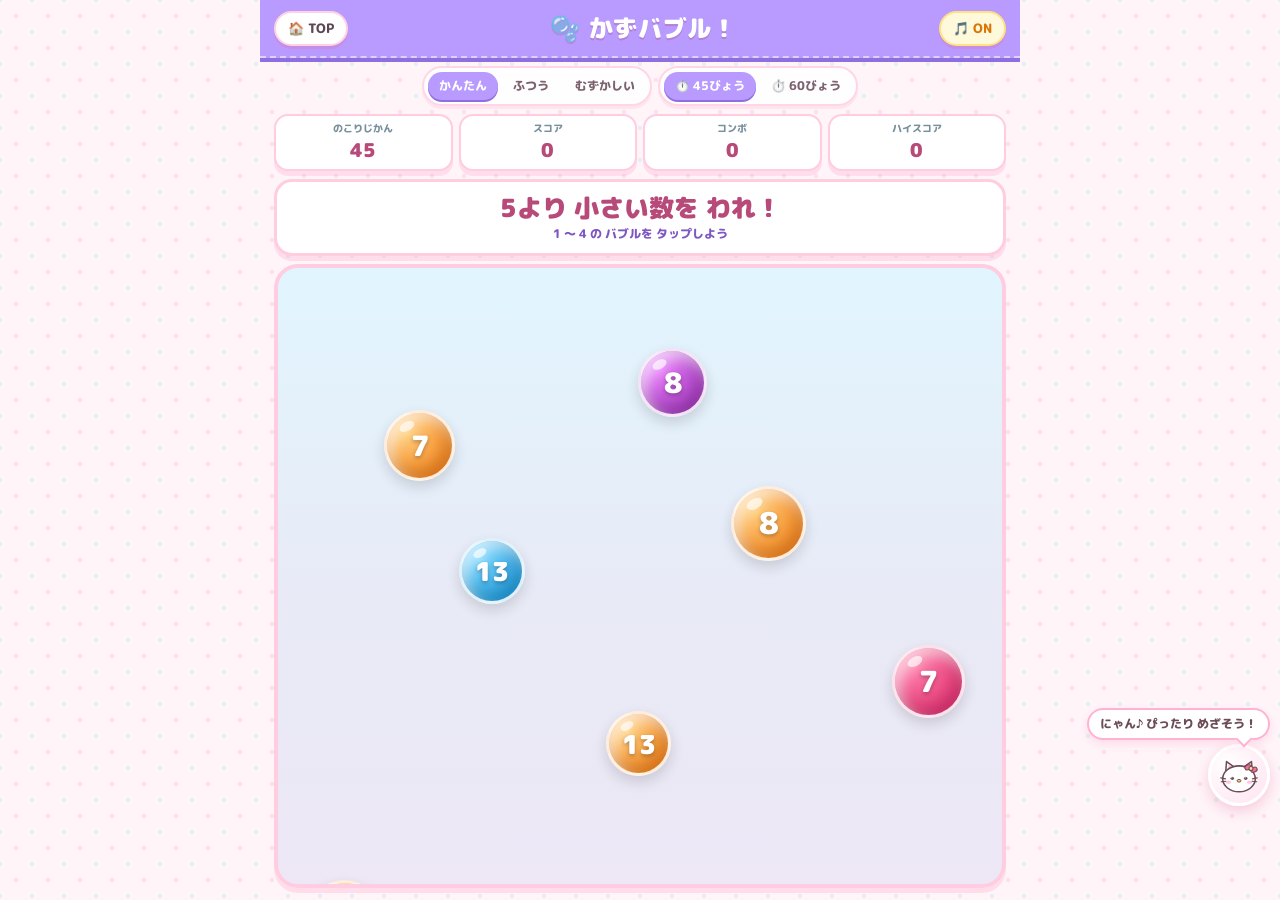
<file: bubble-pop.html>
<!DOCTYPE html>
<html lang="ja">
<head>
  <meta charset="UTF-8">
  <meta name="viewport" content="width=device-width, initial-scale=1.0, maximum-scale=1.0, user-scalable=no">
  <title>かずバブル！ | けいさんアドベンチャー</title>
  <link rel="preconnect" href="https://fonts.googleapis.com">
  <link rel="preconnect" href="https://fonts.gstatic.com" crossorigin>
  <link href="https://fonts.googleapis.com/css2?family=Potta+One&family=M+PLUS+Rounded+1c:wght@700;800;900&display=swap" rel="stylesheet">
  <style>
    :root {
      --pri: #7e57c2;
      --pri-dark: #512da8;
      --bg: #f3e5f5;
      --text: #263238;
    }
    * {
      box-sizing: border-box;
      margin: 0;
      padding: 0;
      -webkit-tap-highlight-color: transparent;
      user-select: none;
      touch-action: manipulation;
    }
    html, body {
      height: 100%;
      overflow: hidden;
      font-family: 'M PLUS Rounded 1c', sans-serif;
      background: var(--bg);
      color: var(--text);
    }

    .wrap {
      height: 100dvh;
      max-width: 760px;
      margin: 0 auto;
      padding: 0 14px 12px;
      display: flex;
      flex-direction: column;
      gap: 8px;
    }

    /* 単色メインバー */
    .top-bar {
      display: flex;
      align-items: center;
      justify-content: space-between;
      gap: 8px;
      flex-shrink: 0;
      margin: 0 -14px;
      padding: 10px 14px;
      background: var(--pri);
      box-shadow: 0 3px 0 var(--pri-dark);
    }
    .pill-btn {
      display: inline-flex;
      align-items: center;
      gap: 4px;
      padding: 6px 12px;
      border-radius: 999px;
      border: 2px solid #fff;
      background: #fff;
      color: var(--text);
      font-family: inherit;
      font-weight: 800;
      font-size: 13px;
      text-decoration: none;
      cursor: pointer;
      box-shadow: 0 2px 0 rgba(0,0,0,0.12);
    }
    .pill-btn:active { transform: translateY(2px); }
    .pill-btn.sound-on { background: #fff8e1; color: #ef6c00; }
    .game-title {
      font-family: 'M PLUS Rounded 1c', sans-serif;
      font-weight: 900;
      font-size: clamp(18px, 4vw, 24px);
      color: #fff;
      text-shadow: 0 2px 0 var(--pri-dark);
      white-space: nowrap;
    }

    /* 設定バー */
    .controls-row {
      display: flex;
      flex-wrap: wrap;
      gap: 6px;
      justify-content: center;
      align-items: center;
      flex-shrink: 0;
    }
    .chip-group {
      display: flex;
      gap: 4px;
      background: rgba(255,255,255,0.75);
      padding: 4px;
      border-radius: 999px;
      border: 2px solid #d1c4e9;
    }
    .mode-chip {
      padding: 5px 11px;
      border-radius: 999px;
      border: none;
      background: transparent;
      color: #546e7a;
      font-family: inherit;
      font-weight: 800;
      font-size: 12px;
      cursor: pointer;
    }
    .mode-chip.active {
      background: var(--pri);
      color: #fff;
      box-shadow: 0 2px 0 var(--pri-dark);
    }

    /* HUD */
    .hud {
      display: grid;
      grid-template-columns: repeat(4, 1fr);
      gap: 6px;
      flex-shrink: 0;
    }
    .hud-box {
      background: #fff;
      border-radius: 14px;
      padding: 5px 6px;
      text-align: center;
      border: 2px solid #d1c4e9;
      box-shadow: 0 2px 0 rgba(0,0,0,0.05);
    }
    .hud-label { font-size: 10px; font-weight: 800; color: #78909c; }
    .hud-val { font-size: clamp(15px, 3.4vw, 19px); font-weight: 900; color: var(--pri-dark); }
    .hud-val.warn { color: #e53935; animation: pulseWarn 0.55s infinite alternate; }
    @keyframes pulseWarn {
      from { transform: scale(1); }
      to { transform: scale(1.08); }
    }

    /* お題バナー */
    .mission-box {
      flex-shrink: 0;
      background: #fff;
      border-radius: 18px;
      border: 3px solid #b39ddb;
      padding: 10px 14px;
      text-align: center;
      box-shadow: 0 4px 0 #b39ddb;
      display: flex;
      flex-direction: column;
      gap: 2px;
    }
    .mission-text {
      font-family: 'M PLUS Rounded 1c', sans-serif;
      font-weight: 900;
      font-size: clamp(18px, 4.5vw, 25px);
      color: #4527a0;
      line-height: 1.25;
    }
    .mission-sub {
      font-size: 12px;
      font-weight: 800;
      color: #7e57c2;
      min-height: 18px;
    }

    /* バブルステージ */
    .stage {
      flex: 1;
      min-height: 0;
      position: relative;
      background: linear-gradient(180deg, #e1f5fe 0%, #e8eaf6 55%, #ede7f6 100%);
      border-radius: 24px;
      border: 4px solid #b39ddb;
      box-shadow: 0 6px 0 #9575cd, inset 0 0 30px rgba(126, 87, 194, 0.08);
      overflow: hidden;
    }

    /* シャボン玉 */
    .bubble {
      position: absolute;
      border-radius: 50%;
      display: flex;
      align-items: center;
      justify-content: center;
      font-family: 'M PLUS Rounded 1c', sans-serif;
      font-weight: 900;
      color: #fff;
      text-shadow: 0 2px 4px rgba(0,0,0,0.28);
      cursor: pointer;
      border: 3px solid rgba(255,255,255,0.85);
      box-shadow:
        inset -6px -8px 14px rgba(0,0,0,0.12),
        inset 6px 8px 14px rgba(255,255,255,0.65),
        0 6px 14px rgba(0,0,0,0.14);
      will-change: transform, left, top;
      transition: transform 0.1s;
    }
    .bubble::after {
      content: '';
      position: absolute;
      top: 14%;
      left: 18%;
      width: 24%;
      height: 14%;
      border-radius: 50%;
      background: rgba(255,255,255,0.65);
      transform: rotate(-28deg);
      pointer-events: none;
    }
    .bubble:active {
      transform: scale(0.92);
    }
    .bubble.selected {
      border: 4px solid #ffeb3b;
      box-shadow:
        0 0 0 4px rgba(255, 235, 59, 0.55),
        inset 6px 8px 14px rgba(255,255,255,0.7),
        0 8px 18px rgba(0,0,0,0.22);
      transform: scale(1.1);
    }
    .bubble.wrong-shake {
      animation: wrongShake 0.28s ease;
    }
    @keyframes wrongShake {
      0%, 100% { transform: translateX(0); }
      25% { transform: translateX(-7px); }
      75% { transform: translateX(7px); }
    }

    /* 水滴パーティクル */
    .droplet {
      position: absolute;
      width: 11px;
      height: 11px;
      border-radius: 50%;
      pointer-events: none;
      animation: dropFly 0.45s ease-out forwards;
    }
    @keyframes dropFly {
      0% { transform: translate(-50%, -50%) scale(1.1); opacity: 1; }
      100% { transform: translate(var(--tx), var(--ty)) scale(0.2); opacity: 0; }
    }

    /* スコアポップ */
    .pop-score {
      position: absolute;
      font-family: 'M PLUS Rounded 1c', sans-serif;
      font-weight: 900;
      font-size: 20px;
      pointer-events: none;
      text-shadow: 0 2px 0 #fff, 0 -2px 0 #fff, 2px 0 0 #fff, -2px 0 0 #fff;
      animation: popUp 0.65s ease-out forwards;
      white-space: nowrap;
      z-index: 10;
    }
    .pop-score.good { color: #2e7d32; }
    .pop-score.bad { color: #e53935; }
    @keyframes popUp {
      0% { opacity: 1; transform: translate(-50%, 0) scale(0.8); }
      30% { opacity: 1; transform: translate(-50%, -18px) scale(1.15); }
      100% { opacity: 0; transform: translate(-50%, -52px) scale(0.95); }
    }

    /* リザルトオーバーレイ */
    .overlay {
      position: fixed;
      inset: 0;
      background: rgba(38, 50, 56, 0.72);
      display: none;
      align-items: center;
      justify-content: center;
      padding: 20px;
      z-index: 50;
    }
    .overlay.show { display: flex; }
    .result-card {
      background: #fff;
      border-radius: 28px;
      border: 5px solid #b39ddb;
      padding: 26px 24px;
      width: min(400px, 100%);
      text-align: center;
      box-shadow: 0 16px 40px rgba(0,0,0,0.28);
      animation: cardIn 0.25s ease-out;
    }
    @keyframes cardIn {
      from { transform: scale(0.85); opacity: 0; }
      to { transform: scale(1); opacity: 1; }
    }
    .result-title {
      font-family: 'M PLUS Rounded 1c', sans-serif;
      font-weight: 900;
      font-size: 28px;
      color: var(--pri);
      margin-bottom: 14px;
    }
    .result-stats {
      display: grid;
      grid-template-columns: 1fr 1fr;
      gap: 10px;
      margin-bottom: 18px;
    }
    .r-box {
      background: #f3e5f5;
      border-radius: 16px;
      padding: 10px;
      border: 2px solid #d1c4e9;
    }
    .r-label { font-size: 12px; font-weight: 800; color: #78909c; }
    .r-val { font-size: 23px; font-weight: 900; color: var(--pri-dark); }
    .retry-btn {
      width: 100%;
      padding: 14px;
      border-radius: 18px;
      border: none;
      background: var(--pri);
      color: #fff;
      font-family: inherit;
      font-size: 18px;
      font-weight: 900;
      cursor: pointer;
      box-shadow: 0 5px 0 var(--pri-dark);
    }
    .retry-btn:active { transform: translateY(3px); box-shadow: 0 2px 0 var(--pri-dark); }
  </style>
  <link rel="stylesheet" href="kawaii-theme.css">
  <script src="kawaii-mascots.js" defer></script>
</head>
<body class="theme-pastel-lavender" data-mascot="milk">
  <div class="wrap">
    <header class="top-bar">
      <a href="index.html" class="pill-btn">🏠 TOP</a>
      <h1 class="game-title">🫧 かずバブル！</h1>
      <button id="sound-btn" class="pill-btn sound-on" type="button">🎵 ON</button>
    </header>

    <div class="controls-row">
      <div class="chip-group" id="diff-group">
        <button class="mode-chip active" data-diff="easy" type="button">かんたん</button>
        <button class="mode-chip" data-diff="normal" type="button">ふつう</button>
        <button class="mode-chip" data-diff="hard" type="button">むずかしい</button>
      </div>
      <div class="chip-group" id="time-group">
        <button class="mode-chip active" data-sec="45" type="button">⏱️ 45びょう</button>
        <button class="mode-chip" data-sec="60" type="button">⏱️ 60びょう</button>
      </div>
    </div>

    <div class="hud">
      <div class="hud-box">
        <div class="hud-label">のこりじかん</div>
        <div class="hud-val" id="hud-time">45</div>
      </div>
      <div class="hud-box">
        <div class="hud-label">スコア</div>
        <div class="hud-val" id="hud-score">0</div>
      </div>
      <div class="hud-box">
        <div class="hud-label">コンボ</div>
        <div class="hud-val" id="hud-combo">0</div>
      </div>
      <div class="hud-box">
        <div class="hud-label">ハイスコア</div>
        <div class="hud-val" id="hud-best">0</div>
      </div>
    </div>

    <section class="mission-box">
      <div class="mission-text" id="mission-text">5より 大きい数を われ！</div>
      <div class="mission-sub" id="mission-sub">お題にあう バブルを タップしよう！</div>
    </section>

    <main class="stage" id="stage"></main>
  </div>

  <div class="overlay" id="result-overlay">
    <div class="result-card">
      <div class="result-title">🫧 タイムアップ！</div>
      <div class="result-stats">
        <div class="r-box">
          <div class="r-label">スコア</div>
          <div class="r-val" id="res-score">0てん</div>
        </div>
        <div class="r-box">
          <div class="r-label">ハイスコア</div>
          <div class="r-val" id="res-best">0てん</div>
        </div>
        <div class="r-box">
          <div class="r-label">さいだいコンボ</div>
          <div class="r-val" id="res-combo">0</div>
        </div>
        <div class="r-box">
          <div class="r-label">せいかい数</div>
          <div class="r-val" id="res-hits">0こ</div>
        </div>
      </div>
      <button class="retry-btn" id="retry-btn" type="button">🫧 もういちど あそぶ</button>
    </div>
  </div>

  <script>
    const BUBBLE_COLORS = [
      'radial-gradient(circle at 30% 30%, #ff8a80, #e53935)',
      'radial-gradient(circle at 30% 30%, #80d8ff, #0288d1)',
      'radial-gradient(circle at 30% 30%, #b9f6ca, #2e7d32)',
      'radial-gradient(circle at 30% 30%, #ffd180, #ef6c00)',
      'radial-gradient(circle at 30% 30%, #ea80fc, #8e24aa)',
      'radial-gradient(circle at 30% 30%, #ff80ab, #d81b60)'
    ];
    const DROP_COLORS = ['#ff5252', '#29b6f6', '#66bb6a', '#ffa726', '#ab47bc', '#ec407a'];

    const BEST_KEY_PREFIX = 'keisan_bubble_best_';
    const $ = id => document.getElementById(id);

    const stageEl = $('stage');
    const missionTextEl = $('mission-text');
    const missionSubEl = $('mission-sub');
    const hudTimeEl = $('hud-time');
    const hudScoreEl = $('hud-score');
    const hudComboEl = $('hud-combo');
    const hudBestEl = $('hud-best');
    const overlayEl = $('result-overlay');

    let diff = 'easy';
    let durationSec = 45;
    let soundOn = true;
    let audioCtx = null;

    let score = 0;
    let combo = 0;
    let maxCombo = 0;
    let hits = 0;
    let timeLeft = 45;
    let running = false;
    let timerStarted = false;
    let timerId = null;
    let rafId = null;
    let lastFrameTime = 0;
    let spawnAccumulator = 0;

    let bubbles = [];
    let nextBubbleId = 1;
    let selectedBubble = null;
    let currentMission = null;
    let missionProgress = 0;

    function getBest() {
      return Number(localStorage.getItem(`${BEST_KEY_PREFIX}${diff}_${durationSec}`) || 0);
    }
    function setBest(val) {
      localStorage.setItem(`${BEST_KEY_PREFIX}${diff}_${durationSec}`, String(val));
    }

    function ensureAudio() {
      if (!audioCtx) {
        const AC = window.AudioContext || window.webkitAudioContext;
        if (AC) audioCtx = new AC();
      }
      if (audioCtx && audioCtx.state === 'suspended') {
        audioCtx.resume();
      }
    }

    function playPopSfx(comboCount) {
      if (!soundOn) return;
      ensureAudio();
      if (!audioCtx) return;
      const now = audioCtx.currentTime;
      const osc = audioCtx.createOscillator();
      const gain = audioCtx.createGain();
      const baseFreq = Math.min(960, 420 + comboCount * 32);
      osc.type = 'sine';
      osc.frequency.setValueAtTime(baseFreq, now);
      osc.frequency.exponentialRampToValueAtTime(baseFreq * 1.65, now + 0.08);
      gain.gain.setValueAtTime(0.2, now);
      gain.gain.exponentialRampToValueAtTime(0.001, now + 0.1);
      osc.connect(gain);
      gain.connect(audioCtx.destination);
      osc.start(now);
      osc.stop(now + 0.11);
    }

    function playSelectSfx() {
      if (!soundOn) return;
      ensureAudio();
      if (!audioCtx) return;
      const now = audioCtx.currentTime;
      const osc = audioCtx.createOscillator();
      const gain = audioCtx.createGain();
      osc.type = 'triangle';
      osc.frequency.setValueAtTime(580, now);
      gain.gain.setValueAtTime(0.14, now);
      gain.gain.exponentialRampToValueAtTime(0.001, now + 0.07);
      osc.connect(gain);
      gain.connect(audioCtx.destination);
      osc.start(now);
      osc.stop(now + 0.08);
    }

    function playWrongSfx() {
      if (!soundOn) return;
      ensureAudio();
      if (!audioCtx) return;
      const now = audioCtx.currentTime;
      const osc = audioCtx.createOscillator();
      const gain = audioCtx.createGain();
      osc.type = 'sawtooth';
      osc.frequency.setValueAtTime(210, now);
      osc.frequency.linearRampToValueAtTime(150, now + 0.16);
      gain.gain.setValueAtTime(0.12, now);
      gain.gain.exponentialRampToValueAtTime(0.001, now + 0.18);
      osc.connect(gain);
      gain.connect(audioCtx.destination);
      osc.start(now);
      osc.stop(now + 0.19);
    }

    function playFinishSfx() {
      if (!soundOn) return;
      ensureAudio();
      if (!audioCtx) return;
      [523.25, 659.25, 783.99, 1046.5].forEach((f, idx) => {
        const now = audioCtx.currentTime + idx * 0.08;
        const osc = audioCtx.createOscillator();
        const gain = audioCtx.createGain();
        osc.type = 'triangle';
        osc.frequency.setValueAtTime(f, now);
        gain.gain.setValueAtTime(0.16, now);
        gain.gain.exponentialRampToValueAtTime(0.001, now + 0.2);
        osc.connect(gain);
        gain.connect(audioCtx.destination);
        osc.start(now);
        osc.stop(now + 0.22);
      });
    }

    function pickMission() {
      missionProgress = 0;
      if (diff === 'easy') {
        const pool = [
          {
            id: 'gt5',
            text: '5より 大きい数を われ！',
            sub: '6 〜 20 の バブルを タップしよう',
            goal: 4,
            check: n => n > 5,
            prefer: () => 6 + Math.floor(Math.random() * 15)
          },
          {
            id: 'lt5',
            text: '5より 小さい数を われ！',
            sub: '1 〜 4 の バブルを タップしよう',
            goal: 3,
            check: n => n < 5,
            prefer: () => 1 + Math.floor(Math.random() * 4)
          },
          (() => {
            const target = 1 + Math.floor(Math.random() * 10);
            return {
              id: 'find',
              text: `「${target}」の かずを われ！`,
              sub: `数字が ${target} の バブルを さがそう`,
              goal: 2,
              check: n => n === target,
              prefer: () => target
            };
          })()
        ];
        let next;
        do {
          next = pool[Math.floor(Math.random() * pool.length)];
        } while (currentMission && next.id === currentMission.id && pool.length > 1);
        currentMission = next;
      } else if (diff === 'normal') {
        const pool = [
          {
            id: 'even',
            text: 'ぐうすう（2, 4, 6...）だけ われ！',
            sub: '2で わりきれる かずを タップしよう',
            goal: 4,
            check: n => n % 2 === 0,
            prefer: () => (1 + Math.floor(Math.random() * 10)) * 2
          },
          {
            id: 'odd',
            text: 'きすう（1, 3, 5...）だけ われ！',
            sub: '2で わりきれない かずを タップしよう',
            goal: 4,
            check: n => n % 2 === 1,
            prefer: () => (Math.floor(Math.random() * 10)) * 2 + 1
          },
          {
            id: 'gt10',
            text: '10より 大きい数を われ！',
            sub: '11 〜 20 の バブルを タップしよう',
            goal: 4,
            check: n => n > 10,
            prefer: () => 11 + Math.floor(Math.random() * 10)
          }
        ];
        let next;
        do {
          next = pool[Math.floor(Math.random() * pool.length)];
        } while (currentMission && next.id === currentMission.id && pool.length > 1);
        currentMission = next;
      } else {
        currentMission = {
          id: 'pair10',
          text: 'あわせて 10になる 2つを われ！',
          sub: '1つ目を えらんで、合計10になる 2つ目を タップ！',
          goal: 999,
          check: () => false,
          prefer: () => 1 + Math.floor(Math.random() * 9)
        };
      }

      missionTextEl.textContent = currentMission.text;
      missionSubEl.textContent = currentMission.sub;
    }

    function chooseBubbleNumber() {
      if (diff === 'hard') {
        // 画面上にある数字の補数（10 - n）を高い確率で混ぜてペアを作りやすくする
        if (bubbles.length > 0 && Math.random() < 0.6) {
          const pick = bubbles[Math.floor(Math.random() * bubbles.length)];
          const comp = 10 - pick.num;
          if (comp >= 1 && comp <= 9) return comp;
        }
        return 1 + Math.floor(Math.random() * 9);
      }

      // かんたん・ふつう：お題に合う数字が約55%の確率で出るように調整
      if (currentMission && Math.random() < 0.55) {
        return currentMission.prefer();
      }
      return 1 + Math.floor(Math.random() * 20);
    }

    function spawnBubble(initialY = null) {
      const rect = stageEl.getBoundingClientRect();
      if (rect.width < 100 || rect.height < 100) return;

      const size = 64 + Math.floor(Math.random() * 15); // 64px〜78px
      const pad = 12;
      const maxX = Math.max(pad, rect.width - size - pad);

      // 重なりすぎないX位置を最大8回試行して決定
      let x = pad + Math.random() * (maxX - pad);
      const y = initialY !== null ? initialY : rect.height + size * 0.3;

      for (let t = 0; t < 8; t++) {
        const candX = pad + Math.random() * (maxX - pad);
        const tooClose = bubbles.some(b => {
          const dx = (b.x + b.size / 2) - (candX + size / 2);
          const dy = (b.y + b.size / 2) - (y + size / 2);
          return Math.hypot(dx, dy) < (b.size + size) * 0.62;
        });
        if (!tooClose) {
          x = candX;
          break;
        }
      }

      const num = chooseBubbleNumber();
      const colorIdx = Math.floor(Math.random() * BUBBLE_COLORS.length);
      const el = document.createElement('button');
      el.type = 'button';
      el.className = 'bubble';
      el.textContent = num;
      el.style.width = size + 'px';
      el.style.height = size + 'px';
      el.style.fontSize = Math.round(size * 0.4) + 'px';
      el.style.background = BUBBLE_COLORS[colorIdx];
      el.style.left = x + 'px';
      el.style.top = y + 'px';

      const bubbleObj = {
        id: nextBubbleId++,
        num,
        size,
        baseX: x,
        x,
        y,
        speed: 44 + Math.random() * 34,
        swayAmp: 6 + Math.random() * 10,
        swayFreq: 1.3 + Math.random() * 1.2,
        phase: Math.random() * Math.PI * 2,
        colorIdx,
        el
      };

      el.addEventListener('pointerdown', e => {
        e.preventDefault();
        onTapBubble(bubbleObj);
      });

      stageEl.appendChild(el);
      bubbles.push(bubbleObj);
    }

    function createPopEffects(cx, cy, colorIdx, label, isGood) {
      for (let i = 0; i < 8; i++) {
        const d = document.createElement('div');
        d.className = 'droplet';
        d.style.left = cx + 'px';
        d.style.top = cy + 'px';
        d.style.background = DROP_COLORS[colorIdx];
        const angle = (Math.PI * 2 * i) / 8 + (Math.random() * 0.3 - 0.15);
        const dist = 26 + Math.random() * 24;
        d.style.setProperty('--tx', Math.cos(angle) * dist + 'px');
        d.style.setProperty('--ty', Math.sin(angle) * dist + 'px');
        stageEl.appendChild(d);
        setTimeout(() => d.remove(), 460);
      }

      const pop = document.createElement('div');
      pop.className = 'pop-score ' + (isGood ? 'good' : 'bad');
      pop.textContent = label;
      pop.style.left = cx + 'px';
      pop.style.top = cy + 'px';
      stageEl.appendChild(pop);
      setTimeout(() => pop.remove(), 660);
    }

    function removeBubble(b) {
      b.el.remove();
      bubbles = bubbles.filter(item => item.id !== b.id);
    }

    function startTimerIfNeeded() {
      if (timerStarted) return;
      timerStarted = true;
      timerId = setInterval(() => {
        timeLeft--;
        updateHud();
        if (timeLeft <= 0) {
          finishGame();
        }
      }, 1000);
    }

    function onTapBubble(b) {
      if (!running) return;
      startTimerIfNeeded();

      const cx = b.x + b.size / 2;
      const cy = b.y + b.size / 2;

      if (diff === 'hard') {
        if (!selectedBubble) {
          selectedBubble = b;
          b.el.classList.add('selected');
          playSelectSfx();
          missionSubEl.textContent = `えらんだ数: ${b.num}（あと ${10 - b.num} で 10！）`;
          return;
        }
        if (selectedBubble.id === b.id) {
          b.el.classList.remove('selected');
          selectedBubble = null;
          missionSubEl.textContent = currentMission.sub;
          return;
        }

        const first = selectedBubble;
        first.el.classList.remove('selected');
        selectedBubble = null;

        if (first.num + b.num === 10) {
          combo++;
          if (combo > maxCombo) maxCombo = combo;
          hits += 2;
          const pts = 20 + combo * 4;
          score += pts;
          playPopSfx(combo);
          createPopEffects(first.x + first.size / 2, first.y + first.size / 2, first.colorIdx, `${first.num}+${b.num}=10!`, true);
          createPopEffects(cx, cy, b.colorIdx, `+${pts}`, true);
          removeBubble(first);
          removeBubble(b);
          missionSubEl.textContent = `✨ ぴったり10！ コンボ ${combo}！`;
        } else {
          combo = 0;
          score = Math.max(0, score - 5);
          playWrongSfx();
          b.el.classList.remove('wrong-shake');
          void b.el.offsetWidth;
          b.el.classList.add('wrong-shake');
          createPopEffects(cx, cy, b.colorIdx, `${first.num}+${b.num}=${first.num + b.num} おしい`, false);
          missionSubEl.textContent = currentMission.sub;
        }
        updateHud();
        return;
      }

      // かんたん・ふつう
      if (currentMission.check(b.num)) {
        combo++;
        if (combo > maxCombo) maxCombo = combo;
        hits++;
        const pts = 10 + combo * 2;
        score += pts;
        playPopSfx(combo);
        createPopEffects(cx, cy, b.colorIdx, combo >= 3 ? `+${pts} (${combo}れんぞく!)` : `+${pts}`, true);
        removeBubble(b);

        missionProgress++;
        if (missionProgress >= currentMission.goal) {
          pickMission();
        }
      } else {
        combo = 0;
        score = Math.max(0, score - 5);
        playWrongSfx();
        createPopEffects(cx, cy, b.colorIdx, '-5 ちがうよ!', false);
        removeBubble(b);
      }
      updateHud();
    }

    function updateHud() {
      hudTimeEl.textContent = timeLeft;
      hudTimeEl.classList.toggle('warn', timeLeft <= 10 && timeLeft > 0);
      hudScoreEl.textContent = score;
      hudComboEl.textContent = combo;
      if (score > getBest()) {
        setBest(score);
      }
      hudBestEl.textContent = getBest();
    }

    function gameLoop(ts) {
      if (!running) return;
      if (!lastFrameTime) lastFrameTime = ts;
      const dt = Math.min(0.05, (ts - lastFrameTime) / 1000);
      lastFrameTime = ts;

      const stageH = stageEl.clientHeight;
      const stageW = stageEl.clientWidth;

      spawnAccumulator += dt;
      const spawnInterval = diff === 'hard' ? 0.72 : 0.8;
      const maxBubbles = diff === 'hard' ? 11 : 10;
      if (spawnAccumulator >= spawnInterval && bubbles.length < maxBubbles) {
        spawnAccumulator = 0;
        spawnBubble();
      }

      const tSec = ts / 1000;
      for (let i = bubbles.length - 1; i >= 0; i--) {
        const b = bubbles[i];
        b.y -= b.speed * dt;
        const sway = Math.sin(tSec * b.swayFreq + b.phase) * b.swayAmp;
        b.x = Math.max(6, Math.min(stageW - b.size - 6, b.baseX + sway));
        b.el.style.left = b.x + 'px';
        b.el.style.top = b.y + 'px';

        if (b.y < -b.size - 10) {
          if (selectedBubble && selectedBubble.id === b.id) {
            selectedBubble = null;
            missionSubEl.textContent = currentMission.sub;
          }
          b.el.remove();
          bubbles.splice(i, 1);
        }
      }

      rafId = requestAnimationFrame(gameLoop);
    }

    function addAdventureCoins(earnedCoins, solvedDelta = 0) {
      try {
        const raw = localStorage.getItem('KEISAN_ADVENTURE_SAVE_V1');
        const st = raw ? JSON.parse(raw) : { coins: 0, stars: 0, totalSolved: 0 };
        st.coins = (st.coins || 0) + earnedCoins;
        if (solvedDelta > 0) st.totalSolved = (st.totalSolved || 0) + solvedDelta;
        localStorage.setItem('KEISAN_ADVENTURE_SAVE_V1', JSON.stringify(st));
        return st.coins;
      } catch (e) { return 0; }
    }

    function finishGame() {
      running = false;
      clearInterval(timerId);
      timerId = null;
      cancelAnimationFrame(rafId);
      if (score > getBest()) setBest(score);
      const earned = hits > 0 ? Math.max(3, hits) : 0;
      if (earned > 0) addAdventureCoins(earned, hits);
      updateHud();
      playFinishSfx();
      $('res-score').textContent = score + 'てん';
      $('res-best').textContent = getBest() + 'てん';
      $('res-combo').textContent = maxCombo;
      $('res-hits').textContent = earned > 0 ? `${hits}こ (🪙+${earned})` : hits + 'こ';
      overlayEl.classList.add('show');
    }

    function resetGame() {
      running = false;
      clearInterval(timerId);
      timerId = null;
      cancelAnimationFrame(rafId);
      timerStarted = false;
      lastFrameTime = 0;
      spawnAccumulator = 0;

      bubbles.forEach(b => b.el.remove());
      bubbles = [];
      selectedBubble = null;

      score = 0;
      combo = 0;
      maxCombo = 0;
      hits = 0;
      timeLeft = durationSec;
      overlayEl.classList.remove('show');

      pickMission();
      updateHud();

      // 初期バブルをいくつか配置
      const h = stageEl.clientHeight || 420;
      for (let i = 0; i < 6; i++) {
        spawnBubble(h * (0.28 + i * 0.11));
      }

      running = true;
      rafId = requestAnimationFrame(gameLoop);
    }

    $('diff-group').addEventListener('click', e => {
      const btn = e.target.closest('.mode-chip');
      if (!btn) return;
      diff = btn.dataset.diff;
      document.querySelectorAll('#diff-group .mode-chip').forEach(c => c.classList.toggle('active', c === btn));
      resetGame();
    });

    $('time-group').addEventListener('click', e => {
      const btn = e.target.closest('.mode-chip');
      if (!btn) return;
      durationSec = Number(btn.dataset.sec);
      document.querySelectorAll('#time-group .mode-chip').forEach(c => c.classList.toggle('active', c === btn));
      resetGame();
    });

    $('sound-btn').addEventListener('click', () => {
      soundOn = !soundOn;
      const b = $('sound-btn');
      b.textContent = soundOn ? '🎵 ON' : '🔇 OFF';
      b.classList.toggle('sound-on', soundOn);
      if (soundOn) playSelectSfx();
    });

    $('retry-btn').addEventListener('click', resetGame);

    resetGame();
  </script>
</body>
</html>
</file>
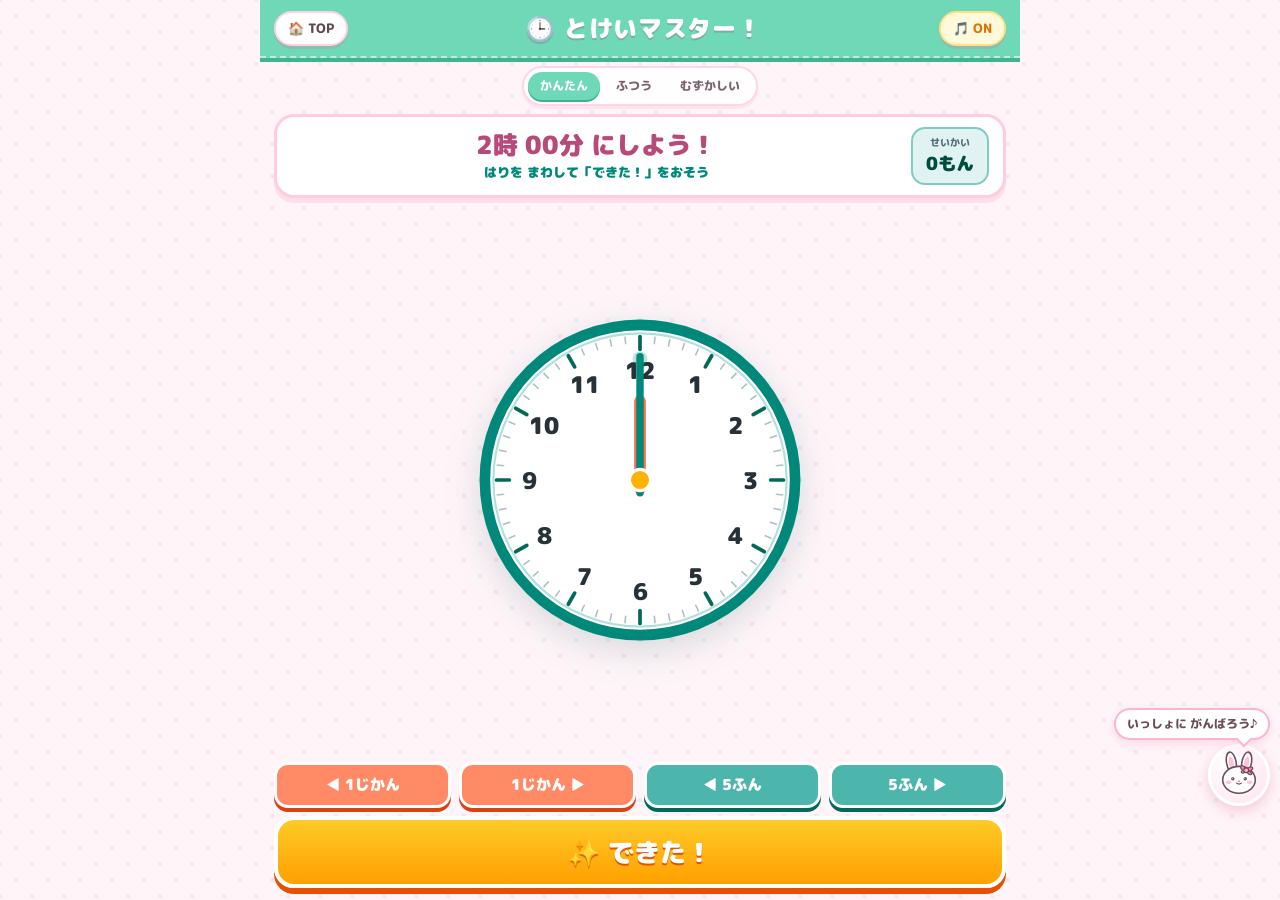
<file: clock-game.html>
<!DOCTYPE html>
<html lang="ja">
<head>
  <meta charset="UTF-8">
  <meta name="viewport" content="width=device-width, initial-scale=1.0, maximum-scale=1.0, user-scalable=no">
  <title>とけいマスター！ | けいさんアドベンチャー</title>
  <link rel="preconnect" href="https://fonts.googleapis.com">
  <link rel="preconnect" href="https://fonts.gstatic.com" crossorigin>
  <link href="https://fonts.googleapis.com/css2?family=Potta+One&family=M+PLUS+Rounded+1c:wght@700;800;900&display=swap" rel="stylesheet">
  <style>
    :root {
      --pri: #00897b;
      --pri-dark: #004d40;
      --bg: #e0f2f1;
      --text: #263238;
    }
    * {
      box-sizing: border-box;
      margin: 0;
      padding: 0;
      -webkit-tap-highlight-color: transparent;
      user-select: none;
      touch-action: manipulation;
    }
    html, body {
      height: 100%;
      overflow: hidden;
      font-family: 'M PLUS Rounded 1c', sans-serif;
      background: var(--bg);
      color: var(--text);
    }

    .wrap {
      height: 100dvh;
      max-width: 760px;
      margin: 0 auto;
      padding: 0 14px 12px;
      display: flex;
      flex-direction: column;
      gap: 8px;
    }

    /* 単色メインバー */
    .top-bar {
      display: flex;
      align-items: center;
      justify-content: space-between;
      gap: 8px;
      flex-shrink: 0;
      margin: 0 -14px;
      padding: 10px 14px;
      background: var(--pri);
      box-shadow: 0 3px 0 var(--pri-dark);
    }
    .pill-btn {
      display: inline-flex;
      align-items: center;
      gap: 4px;
      padding: 6px 12px;
      border-radius: 999px;
      border: 2px solid #fff;
      background: #fff;
      color: var(--text);
      font-family: inherit;
      font-weight: 800;
      font-size: 13px;
      text-decoration: none;
      cursor: pointer;
      box-shadow: 0 2px 0 rgba(0,0,0,0.12);
    }
    .pill-btn:active { transform: translateY(2px); }
    .pill-btn.sound-on { background: #fff8e1; color: #ef6c00; }
    .game-title {
      font-family: 'M PLUS Rounded 1c', sans-serif;
      font-weight: 900;
      font-size: clamp(18px, 4vw, 24px);
      color: #fff;
      text-shadow: 0 2px 0 var(--pri-dark);
      white-space: nowrap;
    }

    /* 難易度バー */
    .controls-row {
      display: flex;
      justify-content: center;
      align-items: center;
      gap: 8px;
      flex-shrink: 0;
    }
    .chip-group {
      display: flex;
      gap: 4px;
      background: rgba(255,255,255,0.8);
      padding: 4px;
      border-radius: 999px;
      border: 2px solid #80cbc4;
    }
    .mode-chip {
      padding: 5px 12px;
      border-radius: 999px;
      border: none;
      background: transparent;
      color: #546e7a;
      font-family: inherit;
      font-weight: 800;
      font-size: 12px;
      cursor: pointer;
    }
    .mode-chip.active {
      background: var(--pri);
      color: #fff;
      box-shadow: 0 2px 0 var(--pri-dark);
    }

    /* お題カード */
    .quest-card {
      flex-shrink: 0;
      background: #fff;
      border-radius: 20px;
      border: 3px solid #80cbc4;
      padding: 10px 14px;
      display: flex;
      align-items: center;
      justify-content: space-between;
      gap: 10px;
      box-shadow: 0 4px 0 #80cbc4;
    }
    .quest-main {
      flex: 1;
      text-align: center;
    }
    .quest-text {
      font-family: 'M PLUS Rounded 1c', sans-serif;
      font-weight: 900;
      font-size: clamp(18px, 4.4vw, 25px);
      color: #004d40;
      line-height: 1.3;
    }
    .quest-feedback {
      font-size: 13px;
      font-weight: 900;
      color: #00897b;
      min-height: 20px;
      margin-top: 2px;
    }
    .quest-feedback.bad { color: #e53935; }
    .quest-score {
      background: #e0f2f1;
      border: 2px solid #80cbc4;
      border-radius: 14px;
      padding: 6px 10px;
      text-align: center;
      min-width: 78px;
    }
    .qs-lbl { font-size: 10px; font-weight: 800; color: #546e7a; }
    .qs-val { font-size: 18px; font-weight: 900; color: #004d40; }

    /* 時計ステージ */
    .clock-stage {
      flex: 1;
      min-height: 0;
      display: flex;
      align-items: center;
      justify-content: center;
      position: relative;
    }
    .clock-svg {
      width: min(100%, 340px);
      height: min(100%, 340px);
      max-height: 100%;
      touch-action: none;
      filter: drop-shadow(0 10px 18px rgba(0, 77, 64, 0.16));
      overflow: visible;
    }
    .clock-svg.glow .hand-line {
      filter: drop-shadow(0 0 10px #ffd54f);
    }
    .hand-hit {
      cursor: grab;
    }
    .hand-hit:active {
      cursor: grabbing;
    }

    /* 下部操作ドック */
    .dock {
      flex-shrink: 0;
      display: flex;
      flex-direction: column;
      gap: 8px;
    }
    .nudge-row {
      display: grid;
      grid-template-columns: repeat(4, 1fr);
      gap: 8px;
    }
    .nudge-btn {
      padding: 9px 4px;
      border-radius: 14px;
      border: 3px solid #fff;
      background: #4db6ac;
      color: #fff;
      font-family: inherit;
      font-weight: 900;
      font-size: clamp(12px, 3vw, 15px);
      cursor: pointer;
      box-shadow: 0 4px 0 #00695c;
    }
    .nudge-btn:active { transform: translateY(3px); box-shadow: 0 1px 0 #00695c; }
    .nudge-btn.hour { background: #ff8a65; box-shadow: 0 4px 0 #d84315; }
    .nudge-btn.hour:active { box-shadow: 0 1px 0 #d84315; }

    .check-btn {
      width: 100%;
      padding: 13px;
      border-radius: 20px;
      border: 4px solid #fff;
      background: linear-gradient(180deg, #ffca28 0%, #ffa000 100%);
      color: #fff;
      font-family: 'M PLUS Rounded 1c', sans-serif;
      font-weight: 900;
      font-size: clamp(20px, 5vw, 26px);
      text-shadow: 0 2px 0 #e65100;
      cursor: pointer;
      box-shadow: 0 6px 0 #e65100;
    }
    .check-btn:active { transform: translateY(4px); box-shadow: 0 2px 0 #e65100; }

    /* 紙吹雪 */
    .confetti {
      position: fixed;
      inset: 0;
      pointer-events: none;
      z-index: 40;
      overflow: hidden;
    }
    .confetti-piece {
      position: absolute;
      width: 10px;
      height: 14px;
      border-radius: 3px;
      animation: fall 1.2s ease-out forwards;
    }
    @keyframes fall {
      0% { transform: translateY(-20px) rotate(0deg); opacity: 1; }
      100% { transform: translateY(100vh) rotate(540deg); opacity: 0; }
    }
  </style>
  <link rel="stylesheet" href="kawaii-theme.css">
  <script src="kawaii-mascots.js" defer></script>
</head>
<body class="theme-pastel-mint" data-mascot="mimi">
  <div class="wrap">
    <header class="top-bar">
      <a href="index.html" class="pill-btn">🏠 TOP</a>
      <h1 class="game-title">🕒 とけいマスター！</h1>
      <button id="sound-btn" class="pill-btn sound-on" type="button">🎵 ON</button>
    </header>

    <div class="controls-row">
      <div class="chip-group" id="diff-group">
        <button class="mode-chip active" data-diff="easy" type="button">かんたん</button>
        <button class="mode-chip" data-diff="normal" type="button">ふつう</button>
        <button class="mode-chip" data-diff="hard" type="button">むずかしい</button>
      </div>
    </div>

    <section class="quest-card">
      <div class="quest-main">
        <div class="quest-text" id="quest-text">3時 00分 にしよう！</div>
        <div class="quest-feedback" id="quest-feedback">はりを まわして「できた！」をおそう</div>
      </div>
      <div class="quest-score">
        <div class="qs-lbl">せいかい</div>
        <div class="qs-val" id="hud-score">0もん</div>
      </div>
    </section>

    <main class="clock-stage">
      <svg class="clock-svg" id="clock-svg" viewBox="0 0 320 320">
        <!-- 外枠・文字盤 -->
        <circle cx="160" cy="160" r="146" fill="#ffffff" stroke="#00897b" stroke-width="10"/>
        <circle cx="160" cy="160" r="138" fill="#ffffff" stroke="#b2dfdb" stroke-width="2"/>
        <g id="ticks-layer"></g>
        <g id="numbers-layer"></g>

        <!-- 短い針（時針） -->
        <g id="hour-hand-group" transform="rotate(0 160 160)">
          <line class="hand-line" x1="160" y1="168" x2="160" y2="86" stroke="#ff7043" stroke-width="11" stroke-linecap="round"/>
          <line class="hand-hit" data-hand="hour" x1="160" y1="168" x2="160" y2="80" stroke="transparent" stroke-width="34" stroke-linecap="round"/>
        </g>

        <!-- 長い針（分針） -->
        <g id="min-hand-group" transform="rotate(0 160 160)">
          <line class="hand-line" x1="160" y1="172" x2="160" y2="44" stroke="#00897b" stroke-width="7" stroke-linecap="round"/>
          <circle cx="160" cy="46" r="7" fill="#00897b" opacity="0.25" pointer-events="none"/>
          <line class="hand-hit" data-hand="min" x1="160" y1="172" x2="160" y2="36" stroke="transparent" stroke-width="36" stroke-linecap="round"/>
        </g>

        <!-- 中央のピン -->
        <circle cx="160" cy="160" r="10" fill="#ffb300" stroke="#ffffff" stroke-width="3"/>
      </svg>
    </main>

    <section class="dock">
      <div class="nudge-row">
        <button class="nudge-btn hour" type="button" onclick="nudge(-60)">◀ 1じかん</button>
        <button class="nudge-btn hour" type="button" onclick="nudge(60)">1じかん ▶</button>
        <button class="nudge-btn" type="button" onclick="nudge(-5)">◀ 5ふん</button>
        <button class="nudge-btn" type="button" onclick="nudge(5)">5ふん ▶</button>
      </div>
      <button class="check-btn" id="check-btn" type="button">✨ できた！</button>
    </section>
  </div>

  <div class="confetti" id="confetti"></div>

  <script>
    const $ = id => document.getElementById(id);
    const clockSvg = $('clock-svg');
    const hourGroup = $('hour-hand-group');
    const minGroup = $('min-hand-group');
    const questTextEl = $('quest-text');
    const questFbEl = $('quest-feedback');
    const hudScoreEl = $('hud-score');

    let diff = 'easy';
    let soundOn = true;
    let audioCtx = null;

    let currentTotalMin = 0; // 0〜719
    let targetTotalMin = 180; // 3:00
    let score = 0;
    let locked = false;

    let draggingHand = null;
    let lastAngleDeg = 0;

    function addAdventureCoins(earnedCoins, solvedDelta = 0) {
      try {
        const raw = localStorage.getItem('KEISAN_ADVENTURE_SAVE_V1');
        const st = raw ? JSON.parse(raw) : { coins: 0, stars: 0, totalSolved: 0 };
        st.coins = (st.coins || 0) + earnedCoins;
        if (solvedDelta > 0) st.totalSolved = (st.totalSolved || 0) + solvedDelta;
        localStorage.setItem('KEISAN_ADVENTURE_SAVE_V1', JSON.stringify(st));
        return st.coins;
      } catch (e) { return 0; }
    }

    function ensureAudio() {
      if (!audioCtx) {
        const AC = window.AudioContext || window.webkitAudioContext;
        if (AC) audioCtx = new AC();
      }
      if (audioCtx && audioCtx.state === 'suspended') {
        audioCtx.resume();
      }
    }

    function playTone(freq, dur, type = 'sine', gainVal = 0.14, delay = 0) {
      if (!soundOn) return;
      ensureAudio();
      if (!audioCtx) return;
      const now = audioCtx.currentTime + delay;
      const osc = audioCtx.createOscillator();
      const gain = audioCtx.createGain();
      osc.type = type;
      osc.frequency.setValueAtTime(freq, now);
      gain.gain.setValueAtTime(gainVal, now);
      gain.gain.exponentialRampToValueAtTime(0.001, now + dur);
      osc.connect(gain);
      gain.connect(audioCtx.destination);
      osc.start(now);
      osc.stop(now + dur);
    }

    function playTickSfx() {
      playTone(880, 0.03, 'triangle', 0.07);
    }

    function playChimeSfx() {
      // 学校チャイム風
      playTone(587.33, 0.18, 'triangle', 0.18, 0);
      playTone(739.99, 0.18, 'triangle', 0.18, 0.14);
      playTone(659.25, 0.18, 'triangle', 0.18, 0.28);
      playTone(440.0, 0.3, 'triangle', 0.18, 0.42);
    }

    function playWrongSfx() {
      playTone(230, 0.12, 'sawtooth', 0.1, 0);
      playTone(185, 0.16, 'sawtooth', 0.1, 0.1);
    }

    function spawnConfetti() {
      const box = $('confetti');
      const colors = ['#ffca28', '#00897b', '#ff7043', '#42a5f5', '#ab47bc'];
      for (let i = 0; i < 26; i++) {
        const p = document.createElement('div');
        p.className = 'confetti-piece';
        p.style.left = (10 + Math.random() * 80) + 'vw';
        p.style.top = (-10 - Math.random() * 20) + 'px';
        p.style.background = colors[i % colors.length];
        p.style.animationDuration = (0.85 + Math.random() * 0.6) + 's';
        box.appendChild(p);
        setTimeout(() => p.remove(), 1600);
      }
    }

    function buildClockFace() {
      const ticks = $('ticks-layer');
      const nums = $('numbers-layer');
      const cx = 160, cy = 160;

      for (let m = 0; m < 60; m++) {
        const angle = (m * 6) * Math.PI / 180;
        const isHour = m % 5 === 0;
        const r1 = isHour ? 123 : 129;
        const r2 = 135;
        const x1 = cx + Math.sin(angle) * r1;
        const y1 = cy - Math.cos(angle) * r1;
        const x2 = cx + Math.sin(angle) * r2;
        const y2 = cy - Math.cos(angle) * r2;

        const line = document.createElementNS('http://www.w3.org/2000/svg', 'line');
        line.setAttribute('x1', x1);
        line.setAttribute('y1', y1);
        line.setAttribute('x2', x2);
        line.setAttribute('y2', y2);
        line.setAttribute('stroke', isHour ? '#00695c' : '#b0bec5');
        line.setAttribute('stroke-width', isHour ? '3.5' : '1.5');
        line.setAttribute('stroke-linecap', 'round');
        ticks.appendChild(line);
      }

      for (let h = 1; h <= 12; h++) {
        const angle = (h * 30) * Math.PI / 180;
        const r = 104;
        const x = cx + Math.sin(angle) * r;
        const y = cy - Math.cos(angle) * r;

        const txt = document.createElementNS('http://www.w3.org/2000/svg', 'text');
        txt.setAttribute('x', x);
        txt.setAttribute('y', y);
        txt.setAttribute('text-anchor', 'middle');
        txt.setAttribute('dominant-baseline', 'central');
        txt.setAttribute('font-family', 'M PLUS Rounded 1c, sans-serif');
        txt.setAttribute('font-weight', '900');
        txt.setAttribute('font-size', '22');
        txt.setAttribute('fill', '#263238');
        txt.textContent = h;
        nums.appendChild(txt);
      }
    }

    function normalizeMin(m) {
      return ((m % 720) + 720) % 720;
    }

    function formatClock(totalM) {
      const norm = normalizeMin(Math.round(totalM));
      let h = Math.floor(norm / 60);
      if (h === 0) h = 12;
      const m = norm % 60;
      const mStr = m < 10 ? '0' + m : String(m);
      return `${h}時 ${mStr}分`;
    }

    function renderHands() {
      const norm = normalizeMin(currentTotalMin);
      const minAngle = (norm % 60) * 6;
      const hourAngle = (norm / 720) * 360;
      minGroup.setAttribute('transform', `rotate(${minAngle} 160 160)`);
      hourGroup.setAttribute('transform', `rotate(${hourAngle} 160 160)`);
    }

    function newProblem() {
      locked = false;
      clockSvg.classList.remove('glow');
      questFbEl.className = 'quest-feedback';
      questFbEl.textContent = 'はりを まわして「できた！」をおそう';

      if (diff === 'easy') {
        const h = 1 + Math.floor(Math.random() * 12);
        const m = Math.random() < 0.5 ? 0 : 30;
        targetTotalMin = normalizeMin((h % 12) * 60 + m);
        currentTotalMin = 0; // 12:00からスタート
        questTextEl.textContent = `${h}時 ${m === 0 ? '00' : '30'}分 にしよう！`;
      } else if (diff === 'normal') {
        const h = 1 + Math.floor(Math.random() * 12);
        const m = Math.floor(Math.random() * 12) * 5;
        targetTotalMin = normalizeMin((h % 12) * 60 + m);
        currentTotalMin = 0;
        questTextEl.textContent = `${h}時 ${m < 10 ? '0' + m : m}分 にしよう！`;
      } else {
        // むずかしい：経過時間・逆算
        const startH = 1 + Math.floor(Math.random() * 12);
        const startM = Math.floor(Math.random() * 12) * 5;
        const startTotal = normalizeMin((startH % 12) * 60 + startM);
        const deltas = [10, 15, 20, 25, 30, 40, 45];
        const delta = deltas[Math.floor(Math.random() * deltas.length)];
        const isAfter = Math.random() < 0.6;
        targetTotalMin = normalizeMin(isAfter ? startTotal + delta : startTotal - delta);
        currentTotalMin = startTotal;
        const startMStr = startM < 10 ? '0' + startM : startM;
        questTextEl.textContent = `いま ${startH}時${startMStr}分。${delta}分 ${isAfter ? 'あと' : 'まえ'}は 何時？`;
      }

      renderHands();
    }

    window.nudge = function(deltaMin) {
      if (locked) return;
      currentTotalMin = normalizeMin(Math.round(currentTotalMin / 5) * 5 + deltaMin);
      playTickSfx();
      renderHands();
    };

    function getPointerAngleDeg(clientX, clientY) {
      const rect = clockSvg.getBoundingClientRect();
      const cx = rect.left + rect.width / 2;
      const cy = rect.top + rect.height / 2;
      let deg = Math.atan2(clientX - cx, -(clientY - cy)) * (180 / Math.PI);
      if (deg < 0) deg += 360;
      return deg;
    }

    function onPointerDown(e) {
      if (locked) return;
      const hit = e.target.closest('.hand-hit');
      if (hit) {
        draggingHand = hit.dataset.hand;
      } else {
        // 文字盤タップでも分針をつかめるようにする
        draggingHand = 'min';
      }
      lastAngleDeg = getPointerAngleDeg(e.clientX, e.clientY);
      clockSvg.setPointerCapture(e.pointerId);
    }

    function onPointerMove(e) {
      if (!draggingHand || locked) return;
      const curDeg = getPointerAngleDeg(e.clientX, e.clientY);
      let deltaDeg = curDeg - lastAngleDeg;
      if (deltaDeg > 180) deltaDeg -= 360;
      if (deltaDeg < -180) deltaDeg += 360;
      lastAngleDeg = curDeg;

      if (draggingHand === 'min') {
        currentTotalMin = normalizeMin(currentTotalMin + deltaDeg / 6);
      } else {
        currentTotalMin = normalizeMin(currentTotalMin + deltaDeg * 2);
      }
      renderHands();
    }

    function onPointerUp(e) {
      if (!draggingHand) return;
      draggingHand = null;
      // 5分刻みに軽くスナップ（子供が合わせやすい）
      currentTotalMin = normalizeMin(Math.round(currentTotalMin / 5) * 5);
      playTickSfx();
      renderHands();
      try { clockSvg.releasePointerCapture(e.pointerId); } catch (err) {}
    }

    clockSvg.addEventListener('pointerdown', onPointerDown);
    clockSvg.addEventListener('pointermove', onPointerMove);
    clockSvg.addEventListener('pointerup', onPointerUp);
    clockSvg.addEventListener('pointercancel', onPointerUp);

    $('check-btn').addEventListener('click', () => {
      if (locked) return;
      const snapped = normalizeMin(Math.round(currentTotalMin / 5) * 5);
      if (snapped === targetTotalMin) {
        locked = true;
        score++;
        hudScoreEl.textContent = score + 'もん';
        const earned = diff === 'easy' ? 3 : diff === 'normal' ? 5 : 8;
        addAdventureCoins(earned, 1);

        clockSvg.classList.add('glow');
        questFbEl.className = 'quest-feedback';
        questFbEl.textContent = `✨ せいかい！（${formatClock(snapped)}） 🪙 +${earned}コイン！`;
        playChimeSfx();
        spawnConfetti();
        setTimeout(newProblem, 1500);
      } else {
        playWrongSfx();
        questFbEl.className = 'quest-feedback bad';
        questFbEl.textContent = `おしい！ いまは ${formatClock(snapped)} だよ`;
      }
    });

    $('diff-group').addEventListener('click', e => {
      const btn = e.target.closest('.mode-chip');
      if (!btn) return;
      diff = btn.dataset.diff;
      document.querySelectorAll('#diff-group .mode-chip').forEach(c => c.classList.toggle('active', c === btn));
      newProblem();
    });

    $('sound-btn').addEventListener('click', () => {
      soundOn = !soundOn;
      const b = $('sound-btn');
      b.textContent = soundOn ? '🎵 ON' : '🔇 OFF';
      b.classList.toggle('sound-on', soundOn);
      if (soundOn) playTickSfx();
    });

    buildClockFace();
    newProblem();
  </script>
</body>
</html>
</file>
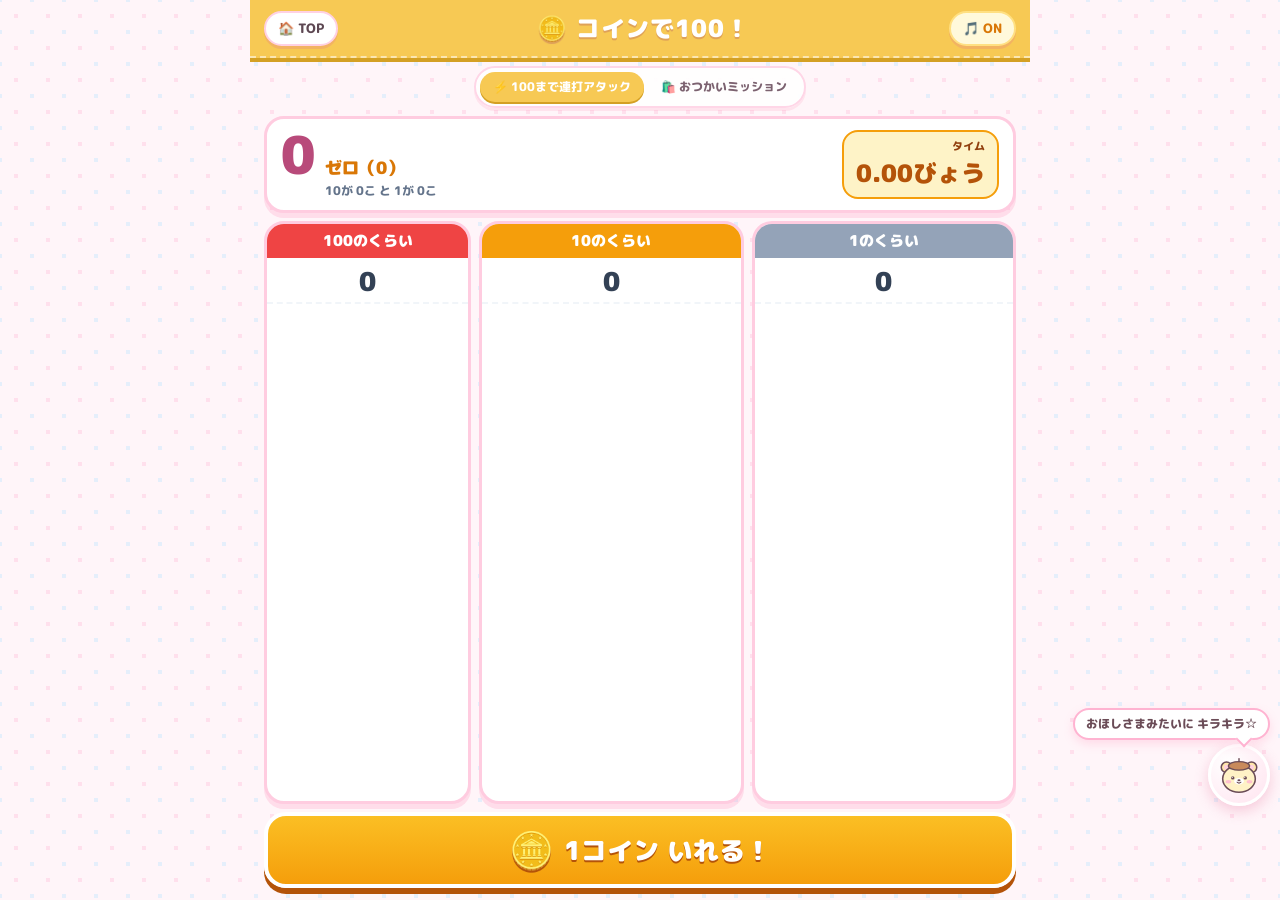
<file: coin-place.html>
<!DOCTYPE html>
<html lang="ja">
<head>
  <meta charset="UTF-8">
  <meta name="viewport" content="width=device-width, initial-scale=1.0, maximum-scale=1.0, user-scalable=no">
  <title>コインで100！ | けいさんアドベンチャー</title>
  <link rel="preconnect" href="https://fonts.googleapis.com">
  <link rel="preconnect" href="https://fonts.gstatic.com" crossorigin>
  <link href="https://fonts.googleapis.com/css2?family=Potta+One&family=M+PLUS+Rounded+1c:wght@700;800;900&display=swap" rel="stylesheet">
  <style>
    :root {
      --pri: #f59e0b;
      --pri-dark: #b45309;
      --bg: #fffbeb;
      --text: #263238;
    }
    * {
      box-sizing: border-box;
      margin: 0;
      padding: 0;
      -webkit-tap-highlight-color: transparent;
      user-select: none;
      touch-action: manipulation;
    }
    html, body {
      height: 100%;
      overflow: hidden;
      font-family: 'M PLUS Rounded 1c', sans-serif;
      background: var(--bg);
      color: var(--text);
    }

    .wrap {
      height: 100dvh;
      max-width: 780px;
      margin: 0 auto;
      padding: 0 14px 12px;
      display: flex;
      flex-direction: column;
      gap: 8px;
    }

    /* 単色メインバー */
    .top-bar {
      display: flex;
      align-items: center;
      justify-content: space-between;
      gap: 8px;
      flex-shrink: 0;
      margin: 0 -14px;
      padding: 10px 14px;
      background: var(--pri);
      box-shadow: 0 3px 0 var(--pri-dark);
    }
    .pill-btn {
      display: inline-flex;
      align-items: center;
      gap: 4px;
      padding: 6px 12px;
      border-radius: 999px;
      border: 2px solid #fff;
      background: #fff;
      color: var(--text);
      font-family: inherit;
      font-weight: 800;
      font-size: 13px;
      text-decoration: none;
      cursor: pointer;
      box-shadow: 0 2px 0 rgba(0,0,0,0.12);
    }
    .pill-btn:active { transform: translateY(2px); }
    .pill-btn.sound-on { background: #fff8e1; color: #b45309; }
    .game-title {
      font-family: 'M PLUS Rounded 1c', sans-serif;
      font-weight: 900;
      font-size: clamp(18px, 4vw, 24px);
      color: #fff;
      text-shadow: 0 2px 0 var(--pri-dark);
      white-space: nowrap;
    }

    /* モード切替バー */
    .mode-bar {
      display: flex;
      justify-content: center;
      gap: 8px;
      flex-shrink: 0;
    }
    .chip-group {
      display: flex;
      gap: 4px;
      background: rgba(255,255,255,0.8);
      padding: 4px;
      border-radius: 999px;
      border: 2px solid #fde68a;
    }
    .mode-chip {
      padding: 6px 13px;
      border-radius: 999px;
      border: none;
      background: transparent;
      color: #546e7a;
      font-family: inherit;
      font-weight: 800;
      font-size: 12px;
      cursor: pointer;
    }
    .mode-chip.active {
      background: var(--pri);
      color: #fff;
      box-shadow: 0 2px 0 var(--pri-dark);
    }

    /* 合計表示・お題エリア */
    .summary-card {
      flex-shrink: 0;
      background: #fff;
      border-radius: 20px;
      border: 3px solid #fcd34d;
      padding: 10px 14px;
      display: flex;
      align-items: center;
      justify-content: space-between;
      gap: 10px;
      box-shadow: 0 4px 0 #fcd34d;
    }
    .total-block {
      display: flex;
      align-items: baseline;
      gap: 10px;
    }
    .total-num {
      font-family: 'M PLUS Rounded 1c', sans-serif;
      font-weight: 900;
      font-size: clamp(36px, 8vw, 52px);
      line-height: 1;
      color: #b45309;
    }
    .total-meta {
      display: flex;
      flex-direction: column;
      gap: 2px;
    }
    .kanji-num {
      font-size: clamp(14px, 3vw, 17px);
      font-weight: 900;
      color: #d97706;
    }
    .place-breakdown {
      font-size: 12px;
      font-weight: 800;
      color: #64748b;
    }

    .mission-badge {
      background: #fef3c7;
      border: 2px solid #f59e0b;
      border-radius: 16px;
      padding: 6px 12px;
      text-align: right;
      min-width: 128px;
    }
    .mission-label {
      font-size: 11px;
      font-weight: 800;
      color: #92400e;
    }
    .mission-val {
      font-family: 'M PLUS Rounded 1c', sans-serif;
      font-weight: 900;
      font-size: clamp(18px, 4vw, 24px);
      color: #b45309;
    }

    /* 位取りトレイ（100 | 10 | 1） */
    .place-grid {
      flex: 1;
      min-height: 0;
      display: grid;
      grid-template-columns: 0.9fr 1.15fr 1.15fr;
      gap: 8px;
      position: relative;
    }
    .place-col {
      background: #fff;
      border-radius: 20px;
      border: 3px solid #fde68a;
      box-shadow: 0 5px 0 #fcd34d;
      display: flex;
      flex-direction: column;
      overflow: hidden;
      position: relative;
      transition: transform 0.15s, box-shadow 0.15s;
    }
    .place-col.flash {
      animation: colFlash 0.45s ease;
    }
    @keyframes colFlash {
      0% { box-shadow: 0 0 0 0 rgba(245, 158, 11, 0.7); transform: scale(1); }
      40% { box-shadow: 0 0 0 10px rgba(245, 158, 11, 0); transform: scale(1.03); background: #fef9c3; }
      100% { box-shadow: 0 5px 0 #fcd34d; transform: scale(1); }
    }

    .col-head {
      padding: 6px 8px;
      text-align: center;
      font-weight: 900;
      font-size: clamp(12px, 2.8vw, 15px);
      color: #fff;
    }
    .col-100 .col-head { background: #ef4444; }
    .col-10  .col-head { background: #f59e0b; }
    .col-1   .col-head { background: #94a3b8; }

    .col-count {
      text-align: center;
      font-family: 'M PLUS Rounded 1c', sans-serif;
      font-weight: 900;
      font-size: clamp(20px, 4.5vw, 26px);
      padding: 4px 0 2px;
      color: #334155;
      border-bottom: 2px dashed #f1f5f9;
    }
    .col-coins {
      flex: 1;
      padding: 8px;
      display: grid;
      grid-template-columns: repeat(2, 1fr);
      gap: 6px;
      align-content: start;
      justify-items: center;
      overflow-y: auto;
    }
    .col-100 .col-coins {
      grid-template-columns: 1fr;
      align-content: center;
    }

    /* コインビジュアル */
    .coin {
      border-radius: 50%;
      display: flex;
      align-items: center;
      justify-content: center;
      font-family: 'M PLUS Rounded 1c', sans-serif;
      font-weight: 900;
      font-weight: 900;
      animation: coinPop 0.16s ease-out;
    }
    @keyframes coinPop {
      from { transform: scale(0.4); opacity: 0; }
      to { transform: scale(1); opacity: 1; }
    }
    .coin-1 {
      width: clamp(32px, 7.5vw, 42px);
      height: clamp(32px, 7.5vw, 42px);
      background: radial-gradient(circle at 30% 30%, #f8fafc, #cbd5e1);
      border: 3px solid #94a3b8;
      color: #475569;
      font-size: clamp(14px, 3.2vw, 18px);
      box-shadow: 0 3px 0 #64748b;
    }
    .coin-10 {
      width: clamp(36px, 8vw, 46px);
      height: clamp(36px, 8vw, 46px);
      background: radial-gradient(circle at 30% 30%, #fde68a, #d97706);
      border: 3px solid #b45309;
      color: #fff;
      font-size: clamp(14px, 3.2vw, 18px);
      text-shadow: 0 1px 0 #92400e;
      box-shadow: 0 3px 0 #92400e;
    }
    .chest-100 {
      display: flex;
      flex-direction: column;
      align-items: center;
      gap: 4px;
      animation: coinPop 0.3s ease-out;
    }
    .chest-icon {
      font-size: clamp(46px, 11vw, 66px);
      line-height: 1;
      filter: drop-shadow(0 6px 8px rgba(0,0,0,0.18));
    }
    .chest-tag {
      background: #fee2e2;
      color: #b91c1c;
      border: 2px solid #fca5a5;
      border-radius: 999px;
      padding: 2px 10px;
      font-size: 12px;
      font-weight: 900;
    }

    /* 進化バナー */
    .evo-toast {
      position: absolute;
      top: 50%;
      left: 50%;
      transform: translate(-50%, -50%);
      background: rgba(180, 83, 9, 0.94);
      color: #fff;
      border: 3px solid #fff;
      border-radius: 999px;
      padding: 8px 20px;
      font-family: 'M PLUS Rounded 1c', sans-serif;
      font-weight: 900;
      font-size: clamp(18px, 4.5vw, 24px);
      white-space: nowrap;
      pointer-events: none;
      opacity: 0;
      z-index: 20;
      box-shadow: 0 8px 20px rgba(0,0,0,0.25);
    }
    .evo-toast.show {
      animation: toastPop 0.75s ease forwards;
    }
    @keyframes toastPop {
      0% { opacity: 0; transform: translate(-50%, -40%) scale(0.7); }
      25% { opacity: 1; transform: translate(-50%, -50%) scale(1.1); }
      75% { opacity: 1; transform: translate(-50%, -50%) scale(1); }
      100% { opacity: 0; transform: translate(-50%, -65%) scale(0.95); }
    }

    /* 操作エリア */
    .tap-dock {
      flex-shrink: 0;
      display: flex;
      gap: 10px;
      align-items: stretch;
      justify-content: center;
      position: relative;
    }
    .tap-main-btn {
      flex: 2;
      min-height: 76px;
      border-radius: 22px;
      border: 4px solid #fff;
      background: linear-gradient(180deg, #fbbf24 0%, #f59e0b 100%);
      color: #fff;
      font-family: inherit;
      font-weight: 900;
      cursor: pointer;
      display: flex;
      align-items: center;
      justify-content: center;
      gap: 10px;
      box-shadow: 0 6px 0 #b45309;
      text-shadow: 0 2px 0 #b45309;
      transition: transform 0.05s;
    }
    .tap-main-btn:active {
      transform: translateY(5px);
      box-shadow: 0 1px 0 #b45309;
    }
    .tap-main-icon { font-size: clamp(28px, 6vw, 36px); }
    .tap-main-text {
      font-family: 'M PLUS Rounded 1c', sans-serif;
      font-weight: 900;
      font-size: clamp(20px, 4.5vw, 26px);
    }

    .sub-btn {
      flex: 1;
      max-width: 140px;
      min-height: 76px;
      border-radius: 22px;
      border: 4px solid #fff;
      font-family: inherit;
      font-weight: 900;
      color: #fff;
      cursor: pointer;
      display: flex;
      flex-direction: column;
      align-items: center;
      justify-content: center;
      gap: 2px;
      transition: transform 0.05s;
    }
    .sub-btn:active { transform: translateY(5px); }
    .sub-btn.plus10 {
      background: #ef4444;
      box-shadow: 0 6px 0 #b91c1c;
    }
    .sub-btn.plus10:active { box-shadow: 0 1px 0 #b91c1c; }
    .sub-btn.undo {
      background: #64748b;
      box-shadow: 0 6px 0 #334155;
    }
    .sub-btn.undo:active { box-shadow: 0 1px 0 #334155; }
    .sub-btn-big {
      font-family: 'M PLUS Rounded 1c', sans-serif;
      font-weight: 900;
      font-size: clamp(20px, 4.5vw, 24px);
    }
    .sub-btn-small { font-size: 11px; font-weight: 800; }

    /* 飛び出すコイン粒子 */
    .fly-coin {
      position: fixed;
      font-size: 26px;
      pointer-events: none;
      z-index: 40;
      animation: flyUp 0.45s ease-out forwards;
    }
    @keyframes flyUp {
      0% { opacity: 1; transform: translate(-50%, 0) scale(0.8); }
      100% { opacity: 0; transform: translate(-50%, -70px) scale(1.25); }
    }

    /* リザルト・クリアオーバーレイ */
    .overlay {
      position: fixed;
      inset: 0;
      background: rgba(38, 50, 56, 0.72);
      display: none;
      align-items: center;
      justify-content: center;
      padding: 20px;
      z-index: 50;
    }
    .overlay.show { display: flex; }
    .result-card {
      background: #fff;
      border-radius: 28px;
      border: 5px solid #fcd34d;
      padding: 26px 24px;
      width: min(390px, 100%);
      text-align: center;
      box-shadow: 0 16px 40px rgba(0,0,0,0.28);
      animation: cardIn 0.25s ease-out;
    }
    @keyframes cardIn {
      from { transform: scale(0.85); opacity: 0; }
      to { transform: scale(1); opacity: 1; }
    }
    .result-title {
      font-family: 'M PLUS Rounded 1c', sans-serif;
      font-weight: 900;
      font-size: 26px;
      color: #b45309;
      margin-bottom: 12px;
    }
    .result-big {
      font-family: 'M PLUS Rounded 1c', sans-serif;
      font-weight: 900;
      font-size: 40px;
      color: #ef4444;
      margin-bottom: 6px;
    }
    .result-sub {
      font-size: 14px;
      font-weight: 800;
      color: #64748b;
      margin-bottom: 18px;
    }
    .retry-btn {
      width: 100%;
      padding: 14px;
      border-radius: 18px;
      border: none;
      background: var(--pri);
      color: #fff;
      font-family: inherit;
      font-size: 18px;
      font-weight: 900;
      cursor: pointer;
      box-shadow: 0 5px 0 var(--pri-dark);
    }
    .retry-btn:active { transform: translateY(3px); box-shadow: 0 2px 0 var(--pri-dark); }

    /* 紙吹雪 */
    .confetti {
      position: fixed;
      inset: 0;
      pointer-events: none;
      z-index: 45;
      overflow: hidden;
    }
    .confetti-piece {
      position: absolute;
      width: 10px;
      height: 14px;
      border-radius: 3px;
      animation: fall 1.2s ease-out forwards;
    }
    @keyframes fall {
      0% { transform: translateY(-20px) rotate(0deg); opacity: 1; }
      100% { transform: translateY(100vh) rotate(540deg); opacity: 0; }
    }
  </style>
  <link rel="stylesheet" href="kawaii-theme.css">
  <script src="kawaii-mascots.js" defer></script>
</head>
<body class="theme-pastel-lemon" data-mascot="pomkuma">
  <div class="wrap">
    <header class="top-bar">
      <a href="index.html" class="pill-btn">🏠 TOP</a>
      <h1 class="game-title">🪙 コインで100！</h1>
      <button id="sound-btn" class="pill-btn sound-on" type="button">🎵 ON</button>
    </header>

    <div class="mode-bar">
      <div class="chip-group" id="mode-group">
        <button class="mode-chip active" data-mode="rush100" type="button">⚡ 100まで連打アタック</button>
        <button class="mode-chip" data-mode="otsukai" type="button">🛍️ おつかいミッション</button>
      </div>
    </div>

    <section class="summary-card">
      <div class="total-block">
        <div class="total-num" id="total-num">0</div>
        <div class="total-meta">
          <div class="kanji-num" id="kanji-num">ゼロ</div>
          <div class="place-breakdown" id="place-breakdown">10が 0こ と 1が 0こ</div>
        </div>
      </div>
      <div class="mission-badge">
        <div class="mission-label" id="mission-label">タイム</div>
        <div class="mission-val" id="mission-val">0.00びょう</div>
      </div>
    </section>

    <main class="place-grid">
      <div class="place-col col-100" id="col-100">
        <div class="col-head">100のくらい</div>
        <div class="col-count" id="count-100">0</div>
        <div class="col-coins" id="coins-100"></div>
      </div>
      <div class="place-col col-10" id="col-10">
        <div class="col-head">10のくらい</div>
        <div class="col-count" id="count-10">0</div>
        <div class="col-coins" id="coins-10"></div>
      </div>
      <div class="place-col col-1" id="col-1">
        <div class="col-head">1のくらい</div>
        <div class="col-count" id="count-1">0</div>
        <div class="col-coins" id="coins-1"></div>
      </div>
      <div class="evo-toast" id="evo-toast"></div>
    </main>

    <section class="tap-dock" id="tap-dock"></section>
  </div>

  <div class="confetti" id="confetti"></div>

  <div class="overlay" id="result-overlay">
    <div class="result-card">
      <div class="result-title" id="res-title">👑 100の宝箱 かんせい！</div>
      <div class="result-big" id="res-big">12.34びょう</div>
      <div class="result-sub" id="res-sub">ベストタイム: 12.34びょう</div>
      <button class="retry-btn" id="retry-btn" type="button">🪙 もういちど あそぶ</button>
    </div>
  </div>

  <script>
    const BEST_TIME_KEY = 'keisan_coin100_best_time';
    const $ = id => document.getElementById(id);

    const totalNumEl = $('total-num');
    const kanjiNumEl = $('kanji-num');
    const breakdownEl = $('place-breakdown');
    const missionLabelEl = $('mission-label');
    const missionValEl = $('mission-val');
    const col100El = $('col-100');
    const col10El = $('col-10');
    const col1El = $('col-1');
    const count100El = $('count-100');
    const count10El = $('count-10');
    const count1El = $('count-1');
    const coins100El = $('coins-100');
    const coins10El = $('coins-10');
    const coins1El = $('coins-1');
    const evoToastEl = $('evo-toast');
    const dockEl = $('tap-dock');
    const overlayEl = $('result-overlay');

    let mode = 'rush100'; // 'rush100' | 'otsukai'
    let soundOn = true;
    let audioCtx = null;

    let total = 0;
    let target = 34;
    let clearedCount = 0;
    let locked = false;

    let startTs = 0;
    let elapsedMs = 0;
    let timerRaf = null;
    let timerRunning = false;

    function ensureAudio() {
      if (!audioCtx) {
        const AC = window.AudioContext || window.webkitAudioContext;
        if (AC) audioCtx = new AC();
      }
      if (audioCtx && audioCtx.state === 'suspended') {
        audioCtx.resume();
      }
    }

    function playTone(freq, dur, type = 'sine', gainVal = 0.14, delay = 0) {
      if (!soundOn) return;
      ensureAudio();
      if (!audioCtx) return;
      const now = audioCtx.currentTime + delay;
      const osc = audioCtx.createOscillator();
      const gain = audioCtx.createGain();
      osc.type = type;
      osc.frequency.setValueAtTime(freq, now);
      gain.gain.setValueAtTime(gainVal, now);
      gain.gain.exponentialRampToValueAtTime(0.001, now + dur);
      osc.connect(gain);
      gain.connect(audioCtx.destination);
      osc.start(now);
      osc.stop(now + dur);
    }

    function playCoinSfx(isTen = false) {
      if (isTen) {
        playTone(880, 0.07, 'triangle', 0.15, 0);
        playTone(1318.5, 0.12, 'triangle', 0.16, 0.05);
      } else {
        playTone(1046.5, 0.05, 'sine', 0.12, 0);
        playTone(1567.98, 0.08, 'sine', 0.12, 0.03);
      }
    }

    function playEvolveSfx() {
      playTone(659.25, 0.08, 'triangle', 0.16, 0);
      playTone(783.99, 0.08, 'triangle', 0.16, 0.06);
      playTone(1046.5, 0.16, 'triangle', 0.18, 0.12);
    }

    function playWinSfx() {
      [523.25, 659.25, 783.99, 1046.5, 1318.5].forEach((f, i) => {
        playTone(f, 0.14, 'triangle', 0.18, i * 0.07);
      });
    }

    function spawnConfetti() {
      const box = $('confetti');
      const colors = ['#f59e0b', '#ef4444', '#10b981', '#3b82f6', '#a855f7'];
      for (let i = 0; i < 28; i++) {
        const p = document.createElement('div');
        p.className = 'confetti-piece';
        p.style.left = (8 + Math.random() * 84) + 'vw';
        p.style.top = (-10 - Math.random() * 20) + 'px';
        p.style.background = colors[i % colors.length];
        p.style.animationDuration = (0.85 + Math.random() * 0.6) + 's';
        box.appendChild(p);
        setTimeout(() => p.remove(), 1600);
      }
    }

    function toKanji(n) {
      if (n === 0) return 'ゼロ（0）';
      if (n === 100) return '百（ひゃく）';
      const digits = ['', '一', '二', '三', '四', '五', '六', '七', '八', '九'];
      const tens = Math.floor(n / 10);
      const ones = n % 10;
      let str = '';
      if (tens === 1) str += '十';
      else if (tens > 1) str += digits[tens] + '十';
      if (ones > 0) str += digits[ones];
      return str;
    }

    function showToast(msg) {
      evoToastEl.className = 'evo-toast';
      void evoToastEl.offsetWidth;
      evoToastEl.textContent = msg;
      evoToastEl.className = 'evo-toast show';
    }

    function flashCol(colEl) {
      colEl.classList.remove('flash');
      void colEl.offsetWidth;
      colEl.classList.add('flash');
    }

    function spawnFlyCoin(btn, label) {
      const rect = btn.getBoundingClientRect();
      const el = document.createElement('div');
      el.className = 'fly-coin';
      el.textContent = label;
      el.style.left = (rect.left + rect.width * (0.35 + Math.random() * 0.3)) + 'px';
      el.style.top = rect.top + 'px';
      document.body.appendChild(el);
      setTimeout(() => el.remove(), 460);
    }

    function renderPlaces() {
      const hundreds = Math.floor(total / 100);
      const tens = Math.floor((total % 100) / 10);
      const ones = total % 10;

      totalNumEl.textContent = total;
      kanjiNumEl.textContent = toKanji(total);
      if (hundreds > 0) {
        breakdownEl.textContent = `100が ${hundreds}こ！`;
      } else {
        breakdownEl.textContent = `10が ${tens}こ と 1が ${ones}こ`;
      }

      count100El.textContent = hundreds;
      count10El.textContent = tens;
      count1El.textContent = ones;

      coins100El.innerHTML = '';
      for (let i = 0; i < hundreds; i++) {
        const box = document.createElement('div');
        box.className = 'chest-100';
        box.innerHTML = `<div class="chest-icon">👑</div><div class="chest-tag">100たからばこ</div>`;
        coins100El.appendChild(box);
      }

      coins10El.innerHTML = '';
      for (let i = 0; i < tens; i++) {
        const c = document.createElement('div');
        c.className = 'coin coin-10';
        c.textContent = '10';
        coins10El.appendChild(c);
      }

      coins1El.innerHTML = '';
      for (let i = 0; i < ones; i++) {
        const c = document.createElement('div');
        c.className = 'coin coin-1';
        c.textContent = '1';
        coins1El.appendChild(c);
      }
    }

    function renderDock() {
      dockEl.innerHTML = '';

      if (mode === 'otsukai') {
        const undoBtn = document.createElement('button');
        undoBtn.type = 'button';
        undoBtn.className = 'sub-btn undo';
        undoBtn.innerHTML = `<span class="sub-btn-big">-1</span><span class="sub-btn-small">1つもどす</span>`;
        undoBtn.addEventListener('click', () => onRemoveOne());
        dockEl.appendChild(undoBtn);
      }

      const mainBtn = document.createElement('button');
      mainBtn.type = 'button';
      mainBtn.className = 'tap-main-btn';
      mainBtn.innerHTML = `<span class="tap-main-icon">🪙</span><span class="tap-main-text">1コイン いれる！</span>`;
      mainBtn.addEventListener('click', () => onAdd(1, mainBtn));
      dockEl.appendChild(mainBtn);

      if (mode === 'otsukai') {
        const plus10Btn = document.createElement('button');
        plus10Btn.type = 'button';
        plus10Btn.className = 'sub-btn plus10';
        plus10Btn.innerHTML = `<span class="sub-btn-big">+10</span><span class="sub-btn-small">10コイン</span>`;
        plus10Btn.addEventListener('click', () => onAdd(10, plus10Btn));
        dockEl.appendChild(plus10Btn);
      }
    }

    function startTimerLoop() {
      if (timerRunning) return;
      timerRunning = true;
      startTs = performance.now();
      const tick = now => {
        if (!timerRunning) return;
        elapsedMs = now - startTs;
        missionValEl.textContent = (elapsedMs / 1000).toFixed(2) + 'びょう';
        timerRaf = requestAnimationFrame(tick);
      };
      timerRaf = requestAnimationFrame(tick);
    }

    function stopTimerLoop() {
      timerRunning = false;
      cancelAnimationFrame(timerRaf);
    }

    function addAdventureCoins(earnedCoins, solvedDelta = 0) {
      try {
        const raw = localStorage.getItem('KEISAN_ADVENTURE_SAVE_V1');
        const st = raw ? JSON.parse(raw) : { coins: 0, stars: 0, totalSolved: 0 };
        st.coins = (st.coins || 0) + earnedCoins;
        if (solvedDelta > 0) st.totalSolved = (st.totalSolved || 0) + solvedDelta;
        localStorage.setItem('KEISAN_ADVENTURE_SAVE_V1', JSON.stringify(st));
        return st.coins;
      } catch (e) { return 0; }
    }

    function nextOtsukaiTarget() {
      let next;
      do {
        next = 11 + Math.floor(Math.random() * 88); // 11〜98
      } while (next === target);
      target = next;
      total = 0;
      locked = false;
      missionLabelEl.textContent = `おつかい (${clearedCount}クリア)`;
      missionValEl.textContent = `${target} をつくろう`;
      renderPlaces();
    }

    function onAdd(amount, btnEl) {
      if (locked) return;

      if (mode === 'rush100') {
        startTimerLoop();
      }

      const prevTens = Math.floor(total / 10);
      total = Math.min(100, total + amount);
      const newTens = Math.floor(total / 10);

      spawnFlyCoin(btnEl, amount === 10 ? '💰+10' : '🪙+1');
      playCoinSfx(amount === 10);

      if (amount === 1 && newTens > prevTens && total < 100) {
        // 1が10枚貯まって10に進化！
        playEvolveSfx();
        flashCol(col10El);
        showToast('✨ 1が10こで 10にへんしん！');
      }

      renderPlaces();

      if (mode === 'rush100' && total >= 100) {
        locked = true;
        stopTimerLoop();
        flashCol(col100El);
        playWinSfx();
        spawnConfetti();

        const secStr = (elapsedMs / 1000).toFixed(2);
        const bestRaw = localStorage.getItem(BEST_TIME_KEY);
        let best = bestRaw ? Number(bestRaw) : Infinity;
        if (elapsedMs < best) {
          best = elapsedMs;
          localStorage.setItem(BEST_TIME_KEY, String(best));
        }

        addAdventureCoins(20, 1);

        setTimeout(() => {
          $('res-title').textContent = '👑 100の宝箱 かんせい！';
          $('res-big').textContent = secStr + 'びょう';
          $('res-sub').textContent = `ベスト: ${(best / 1000).toFixed(2)}びょう / 🪙 +20コイン ゲット！`;
          overlayEl.classList.add('show');
        }, 420);
      } else if (mode === 'otsukai') {
        if (total === target) {
          locked = true;
          clearedCount++;
          addAdventureCoins(5, 1);
          playWinSfx();
          spawnConfetti();
          showToast(`🎉 ${target} クリア！ 🪙+5`);
          setTimeout(nextOtsukaiTarget, 900);
        } else if (total > target) {
          showToast('💦 やりすぎ！「-1」でもどそう');
        }
      }
    }

    function onRemoveOne() {
      if (locked || total <= 0) return;
      total--;
      playTone(440, 0.07, 'sine', 0.12);
      renderPlaces();
      if (mode === 'otsukai' && total === target) {
        locked = true;
        clearedCount++;
        addAdventureCoins(5, 1);
        playWinSfx();
        spawnConfetti();
        showToast(`🎉 ${target} クリア！ 🪙+5`);
        setTimeout(nextOtsukaiTarget, 900);
      }
    }

    function resetGame() {
      stopTimerLoop();
      elapsedMs = 0;
      total = 0;
      locked = false;
      overlayEl.classList.remove('show');
      renderDock();

      if (mode === 'rush100') {
        missionLabelEl.textContent = 'タイム';
        missionValEl.textContent = '0.00びょう';
        renderPlaces();
      } else {
        clearedCount = 0;
        nextOtsukaiTarget();
      }
    }

    $('mode-group').addEventListener('click', e => {
      const btn = e.target.closest('.mode-chip');
      if (!btn) return;
      mode = btn.dataset.mode;
      document.querySelectorAll('#mode-group .mode-chip').forEach(c => c.classList.toggle('active', c === btn));
      resetGame();
    });

    $('sound-btn').addEventListener('click', () => {
      soundOn = !soundOn;
      const b = $('sound-btn');
      b.textContent = soundOn ? '🎵 ON' : '🔇 OFF';
      b.classList.toggle('sound-on', soundOn);
      if (soundOn) playCoinSfx(false);
    });

    $('retry-btn').addEventListener('click', resetGame);

    resetGame();
  </script>
</body>
</html>
</file>
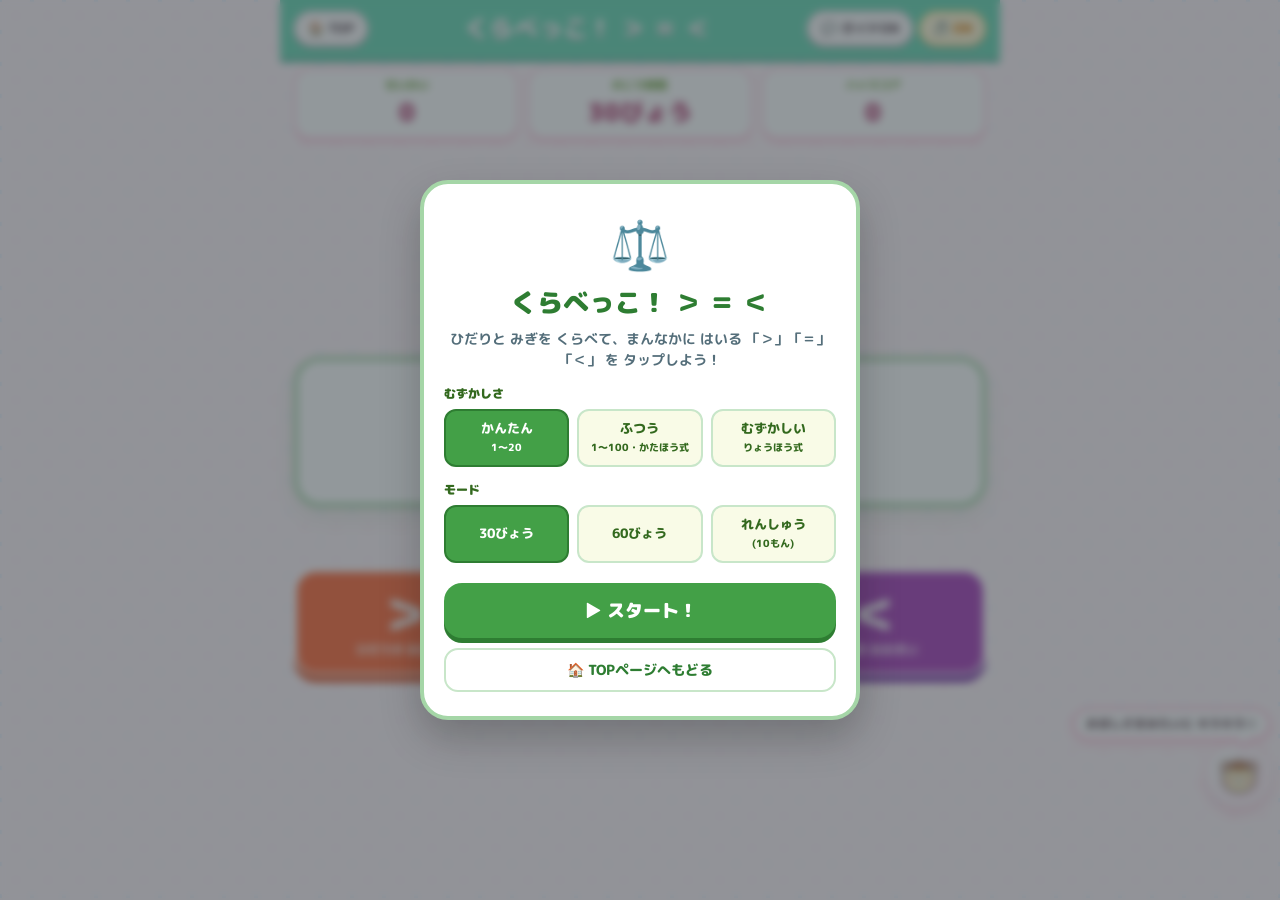
<file: compare-game.html>
<!DOCTYPE html>
<html lang="ja">
<head>
  <meta charset="UTF-8">
  <meta name="viewport" content="width=device-width, initial-scale=1.0, maximum-scale=1.0, user-scalable=no">
  <title>くらべっこ！ ＞ ＝ ＜ | けいさんアドベンチャー</title>
  <link rel="preconnect" href="https://fonts.googleapis.com">
  <link rel="preconnect" href="https://fonts.gstatic.com" crossorigin>
  <link href="https://fonts.googleapis.com/css2?family=Potta+One&family=M+PLUS+Rounded+1c:wght@700;800;900&display=swap" rel="stylesheet">
  <style>
    :root {
      --pri: #43a047;
      --pri-dark: #2e7d32;
      --text: #2d3436;
    }
    * { box-sizing: border-box; margin: 0; padding: 0; -webkit-tap-highlight-color: transparent; user-select: none; }
    html, body {
      height: 100%;
      overflow: hidden;
      font-family: 'M PLUS Rounded 1c', sans-serif;
      background: #f1f8e9;
      color: var(--text);
    }

    .wrap {
      height: 100dvh;
      max-width: 720px;
      margin: 0 auto;
      padding: 0 14px 16px;
      display: flex;
      flex-direction: column;
      gap: 10px;
    }

    /* 単色メインバー */
    .top-bar {
      display: flex;
      align-items: center;
      justify-content: space-between;
      gap: 8px;
      flex-shrink: 0;
      margin: 0 -14px;
      padding: 10px 14px;
      background: var(--pri);
      box-shadow: 0 3px 0 var(--pri-dark);
    }
    .pill-btn {
      display: inline-flex;
      align-items: center;
      gap: 4px;
      padding: 6px 12px;
      border-radius: 999px;
      border: 2px solid #fff;
      background: #fff;
      color: var(--text);
      font-family: inherit;
      font-weight: 800;
      font-size: 13px;
      text-decoration: none;
      cursor: pointer;
      box-shadow: 0 2px 0 rgba(0,0,0,0.12);
    }
    .pill-btn:active { transform: translateY(2px); }
    .pill-btn.sound-on { background: #fff8e1; color: #ef6c00; }

    .game-title {
      font-family: 'M PLUS Rounded 1c', sans-serif;
      font-weight: 900;
      font-size: clamp(18px, 4vw, 24px);
      color: #fff;
      text-shadow: 0 2px 0 var(--pri-dark);
      white-space: nowrap;
    }

    /* HUD */
    .hud {
      display: grid;
      grid-template-columns: repeat(3, 1fr);
      gap: 8px;
      flex-shrink: 0;
    }
    .hud-box {
      background: #fff;
      border: 2.5px solid #c8e6c9;
      border-radius: 16px;
      padding: 7px 10px;
      text-align: center;
      box-shadow: 0 3px 8px rgba(0,0,0,0.05);
    }
    .hud-lbl { font-size: 11px; font-weight: 800; color: #689f38; }
    .hud-val { font-size: clamp(18px, 4vw, 24px); font-weight: 900; color: #2e7d32; font-variant-numeric: tabular-nums; }
    .hud-box.time .hud-val { color: #0288d1; }
    .hud-box.best .hud-val { color: #ef6c00; }

    /* Arena */
    .arena {
      flex: 1;
      min-height: 0;
      display: flex;
      flex-direction: column;
      justify-content: center;
      align-items: center;
      gap: 16px;
    }

    .question-board {
      width: 100%;
      background: #fff;
      border: 4px solid #a5d6a7;
      border-radius: 26px;
      padding: 24px 14px;
      display: flex;
      align-items: center;
      justify-content: center;
      gap: clamp(10px, 3vw, 22px);
      box-shadow: 0 10px 24px rgba(46, 125, 50, 0.1);
      position: relative;
      min-height: 150px;
    }
    .side-box {
      flex: 1;
      min-width: 0;
      text-align: center;
    }
    .side-expr {
      font-size: clamp(26px, 6.5vw, 46px);
      font-weight: 900;
      color: #2d3436;
      line-height: 1.2;
      word-break: keep-all;
    }
    .side-val-hint {
      font-size: 14px;
      font-weight: 800;
      color: #0288d1;
      min-height: 20px;
      margin-top: 4px;
    }

    .mid-slot {
      width: clamp(64px, 15vw, 88px);
      height: clamp(64px, 15vw, 88px);
      border-radius: 20px;
      border: 3.5px dashed #81c784;
      background: #f9fbe7;
      display: flex;
      align-items: center;
      justify-content: center;
      font-size: clamp(32px, 8vw, 48px);
      font-weight: 900;
      color: #689f38;
      flex-shrink: 0;
      transition: all 0.15s;
    }
    .mid-slot.ok {
      border-style: solid;
      border-color: #2e7d32;
      background: #c8e6c9;
      color: #1b5e20;
      transform: scale(1.08);
    }
    .mid-slot.ng {
      border-style: solid;
      border-color: #e53935;
      background: #ffcdd2;
      color: #b71c1c;
      animation: shake 0.3s ease;
    }
    @keyframes shake {
      0%, 100% { transform: translateX(0); }
      25% { transform: translateX(-6px); }
      75% { transform: translateX(6px); }
    }

    .feedback-banner {
      min-height: 30px;
      font-size: 18px;
      font-weight: 900;
      text-align: center;
    }
    .feedback-banner.ok { color: #2e7d32; }
    .feedback-banner.ng { color: #d32f2f; }

    /* 3つの大きな回答ボタン */
    .choice-row {
      width: 100%;
      display: grid;
      grid-template-columns: repeat(3, 1fr);
      gap: 12px;
      flex-shrink: 0;
    }
    .choice-btn {
      padding: 18px 8px 14px;
      border-radius: 22px;
      border: 3px solid #fff;
      font-family: inherit;
      color: #fff;
      cursor: pointer;
      display: flex;
      flex-direction: column;
      align-items: center;
      justify-content: center;
      gap: 4px;
      transition: transform 0.1s;
    }
    .choice-btn:active { transform: translateY(4px); }
    .choice-sym { font-size: clamp(34px, 8vw, 48px); font-weight: 900; line-height: 1; }
    .choice-sub { font-size: 11.5px; font-weight: 800; opacity: 0.95; }
    .btn-gt { background: #ff7043; box-shadow: 0 6px 0 #d84315; }
    .btn-eq { background: #29b6f6; box-shadow: 0 6px 0 #0277bd; }
    .btn-lt { background: #ab47bc; box-shadow: 0 6px 0 #6a1b9a; }

    /* Overlay */
    .overlay {
      position: fixed;
      inset: 0;
      background: rgba(38, 50, 56, 0.5);
      backdrop-filter: blur(4px);
      display: flex;
      align-items: center;
      justify-content: center;
      padding: 16px;
      z-index: 50;
    }
    .overlay.hidden { display: none; }
    .modal-card {
      background: #fff;
      border: 4px solid #a5d6a7;
      border-radius: 28px;
      padding: 24px 20px;
      max-width: 440px;
      width: 100%;
      text-align: center;
      box-shadow: 0 18px 40px rgba(0,0,0,0.22);
    }
    .modal-h {
      font-family: 'M PLUS Rounded 1c', sans-serif;
      font-weight: 900;
      font-size: 26px;
      color: var(--pri-dark);
      margin-bottom: 8px;
    }
    .modal-p { font-size: 13.5px; font-weight: 700; color: #546e7a; line-height: 1.55; margin-bottom: 14px; }

    .opt-group { text-align: left; margin-bottom: 14px; }
    .opt-lbl { font-size: 12px; font-weight: 900; color: #33691e; margin-bottom: 6px; display: block; }
    .opt-btns { display: grid; grid-template-columns: repeat(3, 1fr); gap: 8px; }
    .opt-btn {
      padding: 9px 6px;
      border-radius: 12px;
      border: 2px solid #c8e6c9;
      background: #f9fbe7;
      font-family: inherit;
      font-size: 12.5px;
      font-weight: 800;
      color: #33691e;
      cursor: pointer;
    }
    .opt-btn.active {
      background: var(--pri);
      border-color: var(--pri-dark);
      color: #fff;
    }

    .big-btn {
      width: 100%;
      padding: 14px 20px;
      border-radius: 18px;
      border: none;
      background: var(--pri);
      color: #fff;
      font-family: inherit;
      font-size: 18px;
      font-weight: 900;
      cursor: pointer;
      box-shadow: 0 5px 0 var(--pri-dark);
      margin-top: 6px;
    }
    .big-btn:active { transform: translateY(3px); box-shadow: 0 2px 0 var(--pri-dark); }
    .sub-btn {
      width: 100%;
      padding: 10px 16px;
      border-radius: 14px;
      border: 2px solid #c8e6c9;
      background: #fff;
      color: var(--pri-dark);
      font-family: inherit;
      font-size: 14px;
      font-weight: 800;
      cursor: pointer;
      margin-top: 10px;
      text-decoration: none;
      display: inline-block;
    }

    .res-grid {
      display: grid;
      grid-template-columns: repeat(3, 1fr);
      gap: 8px;
      margin: 12px 0 14px;
    }
    .res-box {
      background: #f1f8e9;
      border: 2px solid #c8e6c9;
      border-radius: 14px;
      padding: 10px 6px;
    }
    .res-lbl { font-size: 11px; font-weight: 800; color: #558b2f; }
    .res-val { font-size: 22px; font-weight: 900; color: #1b5e20; }
    .new-rec {
      display: inline-block;
      background: #ffca28;
      color: #4e342e;
      font-weight: 900;
      font-size: 13px;
      padding: 3px 14px;
      border-radius: 999px;
      margin-bottom: 8px;
    }

    #confetti-canvas { position: fixed; inset: 0; pointer-events: none; z-index: 60; }
  </style>
  <link rel="stylesheet" href="kawaii-theme.css">
  <script src="kawaii-mascots.js" defer></script>
</head>
<body class="theme-pastel-mint" data-mascot="pomkuma">
  <canvas id="confetti-canvas"></canvas>

  <div class="wrap">
    <div class="top-bar">
      <a href="index.html" class="pill-btn">🏠 TOP</a>
      <h1 class="game-title">くらべっこ！ ＞ ＝ ＜</h1>
      <div style="display:flex;gap:6px;">
        <button id="btn-guide" class="pill-btn" onclick="toggleGuide()">💬 ガイドON</button>
        <button id="btn-sound" class="pill-btn sound-on" onclick="toggleSound()">🎵 ON</button>
      </div>
    </div>

    <div class="hud">
      <div class="hud-box">
        <div class="hud-lbl" id="lbl-score">せいかい</div>
        <div class="hud-val" id="hud-score">0</div>
      </div>
      <div class="hud-box time">
        <div class="hud-lbl" id="lbl-time">のこり時間</div>
        <div class="hud-val" id="hud-time">30びょう</div>
      </div>
      <div class="hud-box best">
        <div class="hud-lbl">ハイスコア</div>
        <div class="hud-val" id="hud-best">0</div>
      </div>
    </div>

    <main class="arena">
      <div class="question-board">
        <div class="side-box">
          <div class="side-expr" id="left-expr">?</div>
          <div class="side-val-hint" id="left-hint"></div>
        </div>
        <div class="mid-slot" id="mid-slot">？</div>
        <div class="side-box">
          <div class="side-expr" id="right-expr">?</div>
          <div class="side-val-hint" id="right-hint"></div>
        </div>
      </div>

      <div class="feedback-banner" id="feedback"></div>

      <div class="choice-row">
        <button class="choice-btn btn-gt" onclick="answer('>')">
          <span class="choice-sym">＞</span>
          <span class="choice-sub guide-txt">ひだりが おおきい</span>
        </button>
        <button class="choice-btn btn-eq" onclick="answer('=')">
          <span class="choice-sym">＝</span>
          <span class="choice-sub guide-txt">おなじ</span>
        </button>
        <button class="choice-btn btn-lt" onclick="answer('<')">
          <span class="choice-sym">＜</span>
          <span class="choice-sub guide-txt">みぎが おおきい</span>
        </button>
      </div>
    </main>
  </div>

  <!-- Start Modal -->
  <div class="overlay" id="start-overlay">
    <div class="modal-card">
      <div style="font-size:48px;margin-bottom:4px;">⚖️</div>
      <h2 class="modal-h">くらべっこ！ ＞ ＝ ＜</h2>
      <p class="modal-p">ひだりと みぎを くらべて、まんなかに はいる <b>「＞」「＝」「＜」</b> を タップしよう！</p>

      <div class="opt-group">
        <span class="opt-lbl">むずかしさ</span>
        <div class="opt-btns" id="diff-btns">
          <button class="opt-btn active" data-val="easy" onclick="setDiff('easy')">かんたん<br><small>1〜20</small></button>
          <button class="opt-btn" data-val="normal" onclick="setDiff('normal')">ふつう<br><small>1〜100・かたほう式</small></button>
          <button class="opt-btn" data-val="hard" onclick="setDiff('hard')">むずかしい<br><small>りょうほう式</small></button>
        </div>
      </div>

      <div class="opt-group">
        <span class="opt-lbl">モード</span>
        <div class="opt-btns" id="mode-btns">
          <button class="opt-btn active" data-val="30" onclick="setTimeMode('30')">30びょう</button>
          <button class="opt-btn" data-val="60" onclick="setTimeMode('60')">60びょう</button>
          <button class="opt-btn" data-val="practice" onclick="setTimeMode('practice')">れんしゅう<br><small>(10もん)</small></button>
        </div>
      </div>

      <button class="big-btn" onclick="startGame()">▶ スタート！</button>
      <a href="index.html" class="sub-btn">🏠 TOPページへもどる</a>
    </div>
  </div>

  <!-- Result Modal -->
  <div class="overlay hidden" id="result-overlay">
    <div class="modal-card">
      <div style="font-size:50px;margin-bottom:4px;">🏆</div>
      <h2 class="modal-h">おわり！ おつかれさま</h2>
      <div id="res-new-rec" class="new-rec" style="display:none;">🎉 ハイスコア こうしん！</div>
      <div id="res-coins" style="font-size:16px;font-weight:900;color:#ef6c00;margin-bottom:10px;"></div>
      <div class="res-grid">
        <div class="res-box">
          <div class="res-lbl">せいかい数</div>
          <div class="res-val" id="res-correct">0</div>
        </div>
        <div class="res-box">
          <div class="res-lbl">せいかい率</div>
          <div class="res-val" id="res-rate">0%</div>
        </div>
        <div class="res-box">
          <div class="res-lbl">ハイスコア</div>
          <div class="res-val" id="res-best">0</div>
        </div>
      </div>
      <button class="big-btn" onclick="startGame()">🔄 もういちど あそぶ</button>
      <button class="sub-btn" onclick="openSetup()">⚙️ むずかしさを かえる</button>
      <a href="index.html" class="sub-btn">🏠 TOPページへもどる</a>
    </div>
  </div>

  <script>
    const BEST_KEY = 'COMPARE_GAME_BEST_V1';
    function addAdventureCoins(earnedCoins, solvedDelta = 0) {
      try {
        const raw = localStorage.getItem('KEISAN_ADVENTURE_SAVE_V1');
        const st = raw ? JSON.parse(raw) : { coins: 0, stars: 0, totalSolved: 0 };
        st.coins = (st.coins || 0) + earnedCoins;
        if (solvedDelta > 0) st.totalSolved = (st.totalSolved || 0) + solvedDelta;
        localStorage.setItem('KEISAN_ADVENTURE_SAVE_V1', JSON.stringify(st));
        return st.coins;
      } catch (e) { return 0; }
    }
    let diff = 'easy';
    let timeMode = '30'; // '30', '60', 'practice'
    let soundOn = true;
    let showGuide = true;

    let score = 0;
    let totalAnswered = 0;
    let timeLeft = 30;
    let timerId = null;
    let isPlaying = false;
    let isLocked = false;
    let currentQ = null;
    let bestMap = {};
    try { bestMap = JSON.parse(localStorage.getItem(BEST_KEY) || '{}'); } catch(e) {}

    // ─── Web Audio 効果音 ────────────────────────
    class Sfx {
      constructor() { this.ctx = null; }
      init() {
        if (!this.ctx) {
          const AC = window.AudioContext || window.webkitAudioContext;
          this.ctx = new AC();
        }
        if (this.ctx.state === 'suspended') this.ctx.resume();
      }
      tone(freq, dur, type = 'triangle', vol = 0.2, delay = 0) {
        if (!soundOn) return;
        this.init();
        const t = this.ctx.currentTime + delay;
        const osc = this.ctx.createOscillator();
        const g = this.ctx.createGain();
        osc.type = type;
        osc.frequency.setValueAtTime(freq, t);
        g.gain.setValueAtTime(vol, t);
        g.gain.exponentialRampToValueAtTime(0.001, t + dur);
        osc.connect(g);
        g.connect(this.ctx.destination);
        osc.start(t);
        osc.stop(t + dur);
      }
      correct() {
        this.tone(659.25, 0.1, 'triangle', 0.22, 0);
        this.tone(880.00, 0.18, 'triangle', 0.24, 0.08);
      }
      wrong() {
        this.tone(200, 0.14, 'sawtooth', 0.14, 0);
        this.tone(160, 0.2, 'sawtooth', 0.12, 0.1);
      }
      finish() {
        [523.25, 659.25, 783.99, 1046.5].forEach((f, i) => this.tone(f, 0.22, 'triangle', 0.22, i * 0.09));
      }
    }
    const sfx = new Sfx();

    function toggleSound() {
      soundOn = !soundOn;
      const btn = document.getElementById('btn-sound');
      btn.textContent = soundOn ? '🎵 ON' : '🔇 OFF';
      btn.classList.toggle('sound-on', soundOn);
    }

    function toggleGuide() {
      showGuide = !showGuide;
      document.getElementById('btn-guide').textContent = showGuide ? '💬 ガイドON' : '🙈 ガイドOFF';
      document.querySelectorAll('.guide-txt').forEach(el => {
        el.style.display = showGuide ? 'block' : 'none';
      });
    }

    function setDiff(d) {
      diff = d;
      document.querySelectorAll('#diff-btns .opt-btn').forEach(b => b.classList.toggle('active', b.dataset.val === d));
      updateBestHud();
    }

    function setTimeMode(m) {
      timeMode = m;
      document.querySelectorAll('#mode-btns .opt-btn').forEach(b => b.classList.toggle('active', b.dataset.val === m));
      updateBestHud();
    }

    function bestKey() { return diff + '_' + timeMode; }

    function updateBestHud() {
      document.getElementById('hud-best').textContent = bestMap[bestKey()] || 0;
    }

    function randInt(min, max) {
      return Math.floor(Math.random() * (max - min + 1)) + min;
    }

    function makeSimpleExpr(targetVal) {
      // targetVal を作る足し算または引き算の式を1つ生成
      if (targetVal >= 2 && Math.random() < 0.55) {
        const a = randInt(1, targetVal - 1);
        const b = targetVal - a;
        return { text: `${a} ＋ ${b}`, val: targetVal };
      }
      const b = randInt(1, 15);
      return { text: `${targetVal + b} － ${b}`, val: targetVal };
    }

    function generateQuestion() {
      let left, right;
      const wantEqual = Math.random() < 0.25; // 25%の確率で「＝」を出題

      if (diff === 'easy') {
        const a = randInt(1, 20);
        const b = wantEqual ? a : randInt(1, 20);
        left = { text: String(a), val: a, isExpr: false };
        right = { text: String(b), val: b, isExpr: false };
      } else if (diff === 'normal') {
        const base = randInt(5, 60);
        const other = wantEqual ? base : Math.max(1, base + randInt(-12, 12));
        if (Math.random() < 0.3) {
          // 数字同士（1〜100）
          const a = randInt(1, 100);
          const b = wantEqual ? a : randInt(1, 100);
          left = { text: String(a), val: a, isExpr: false };
          right = { text: String(b), val: b, isExpr: false };
        } else if (Math.random() < 0.5) {
          const ex = makeSimpleExpr(base);
          left = { text: ex.text, val: ex.val, isExpr: true };
          right = { text: String(other), val: other, isExpr: false };
        } else {
          const ex = makeSimpleExpr(other);
          left = { text: String(base), val: base, isExpr: false };
          right = { text: ex.text, val: ex.val, isExpr: true };
        }
      } else {
        // hard: 両方計算式
        const v1 = randInt(5, 45);
        const v2 = wantEqual ? v1 : Math.max(2, v1 + randInt(-8, 8));
        const e1 = makeSimpleExpr(v1);
        const e2 = makeSimpleExpr(v2);
        left = { text: e1.text, val: e1.val, isExpr: true };
        right = { text: e2.text, val: e2.val, isExpr: true };
      }

      const ans = left.val > right.val ? '>' : (left.val < right.val ? '<' : '=');
      return { left, right, ans };
    }

    function showNextQuestion() {
      isLocked = false;
      currentQ = generateQuestion();
      document.getElementById('left-expr').textContent = currentQ.left.text;
      document.getElementById('right-expr').textContent = currentQ.right.text;
      document.getElementById('left-hint').textContent = '';
      document.getElementById('right-hint').textContent = '';
      const slot = document.getElementById('mid-slot');
      slot.className = 'mid-slot';
      slot.textContent = '？';
      const fb = document.getElementById('feedback');
      fb.className = 'feedback-banner';
      fb.textContent = '';
    }

    function startGame() {
      stopConfetti();
      document.getElementById('start-overlay').classList.add('hidden');
      document.getElementById('result-overlay').classList.add('hidden');

      score = 0;
      totalAnswered = 0;
      isPlaying = true;
      updateBestHud();
      document.getElementById('hud-score').textContent = '0';

      if (timerId) clearInterval(timerId);
      if (timeMode === 'practice') {
        document.getElementById('lbl-time').textContent = 'もんだい';
        document.getElementById('hud-time').textContent = '1 / 10';
      } else {
        timeLeft = Number(timeMode);
        document.getElementById('lbl-time').textContent = 'のこり時間';
        document.getElementById('hud-time').textContent = timeLeft + 'びょう';
        timerId = setInterval(() => {
          timeLeft--;
          document.getElementById('hud-time').textContent = timeLeft + 'びょう';
          if (timeLeft <= 0) {
            finishGame();
          }
        }, 1000);
      }
      showNextQuestion();
    }

    function answer(sym) {
      if (!isPlaying || isLocked) return;
      isLocked = true;
      totalAnswered++;

      const isCorrect = (sym === currentQ.ans);
      const slot = document.getElementById('mid-slot');
      const fb = document.getElementById('feedback');

      if (currentQ.left.isExpr) document.getElementById('left-hint').textContent = `= ${currentQ.left.val}`;
      if (currentQ.right.isExpr) document.getElementById('right-hint').textContent = `= ${currentQ.right.val}`;

      if (isCorrect) {
        score++;
        document.getElementById('hud-score').textContent = score;
        slot.className = 'mid-slot ok';
        slot.textContent = sym;
        fb.className = 'feedback-banner ok';
        fb.textContent = '⭕ せいかい！';
        sfx.correct();
      } else {
        slot.className = 'mid-slot ng';
        slot.textContent = currentQ.ans;
        fb.className = 'feedback-banner ng';
        fb.textContent = `❌ ざんねん！ せいかいは「${currentQ.ans}」`;
        sfx.wrong();
      }

      setTimeout(() => {
        if (!isPlaying) return;
        if (timeMode === 'practice') {
          if (totalAnswered >= 10) {
            finishGame();
            return;
          }
          document.getElementById('hud-time').textContent = `${totalAnswered + 1} / 10`;
        }
        showNextQuestion();
      }, isCorrect ? 420 : 950);
    }

    function finishGame() {
      isPlaying = false;
      if (timerId) { clearInterval(timerId); timerId = null; }
      sfx.finish();

      const rate = totalAnswered > 0 ? Math.round((score / totalAnswered) * 100) : 0;
      const key = bestKey();
      const prev = bestMap[key] || 0;
      const isNew = score > prev;
      if (isNew) {
        bestMap[key] = score;
        try { localStorage.setItem(BEST_KEY, JSON.stringify(bestMap)); } catch(e) {}
      }
      updateBestHud();

      const earned = score * 2;
      if (earned > 0) addAdventureCoins(earned, score);

      document.getElementById('res-correct').textContent = score + 'もん';
      document.getElementById('res-rate').textContent = rate + '%';
      document.getElementById('res-best').textContent = (bestMap[key] || 0) + 'もん';
      document.getElementById('res-new-rec').style.display = isNew ? 'inline-block' : 'none';
      document.getElementById('res-coins').textContent = earned > 0 ? `🪙 +${earned}コイン ゲット！` : '';
      document.getElementById('result-overlay').classList.remove('hidden');
      if (score > 0) startConfetti();
    }

    function openSetup() {
      stopConfetti();
      document.getElementById('result-overlay').classList.add('hidden');
      document.getElementById('start-overlay').classList.remove('hidden');
    }

    // Confetti
    let confettiPieces = [], confettiRaf = null;
    function startConfetti() {
      const canvas = document.getElementById('confetti-canvas');
      const ctx = canvas.getContext('2d');
      canvas.width = window.innerWidth;
      canvas.height = window.innerHeight;
      const colors = ['#43a047', '#ff7043', '#29b6f6', '#ffd54f', '#ab47bc'];
      confettiPieces = Array.from({ length: 90 }, () => ({
        x: Math.random() * canvas.width,
        y: Math.random() * -canvas.height,
        w: 8 + Math.random() * 8,
        h: 6 + Math.random() * 6,
        c: colors[Math.floor(Math.random() * colors.length)],
        vy: 2.5 + Math.random() * 3.5,
        vx: (Math.random() - 0.5) * 2,
        rot: Math.random() * Math.PI * 2,
        vr: (Math.random() - 0.5) * 0.2
      }));
      const loop = () => {
        ctx.clearRect(0, 0, canvas.width, canvas.height);
        confettiPieces.forEach(p => {
          p.x += p.vx; p.y += p.vy; p.rot += p.vr;
          if (p.y > canvas.height + 20) { p.y = -20; p.x = Math.random() * canvas.width; }
          ctx.save(); ctx.translate(p.x, p.y); ctx.rotate(p.rot);
          ctx.fillStyle = p.c; ctx.fillRect(-p.w/2, -p.h/2, p.w, p.h); ctx.restore();
        });
        confettiRaf = requestAnimationFrame(loop);
      };
      loop();
    }
    function stopConfetti() {
      if (confettiRaf) cancelAnimationFrame(confettiRaf);
      confettiRaf = null;
      const c = document.getElementById('confetti-canvas');
      c.getContext('2d').clearRect(0, 0, c.width, c.height);
    }

    updateBestHud();
  </script>
</body>
</html>
</file>
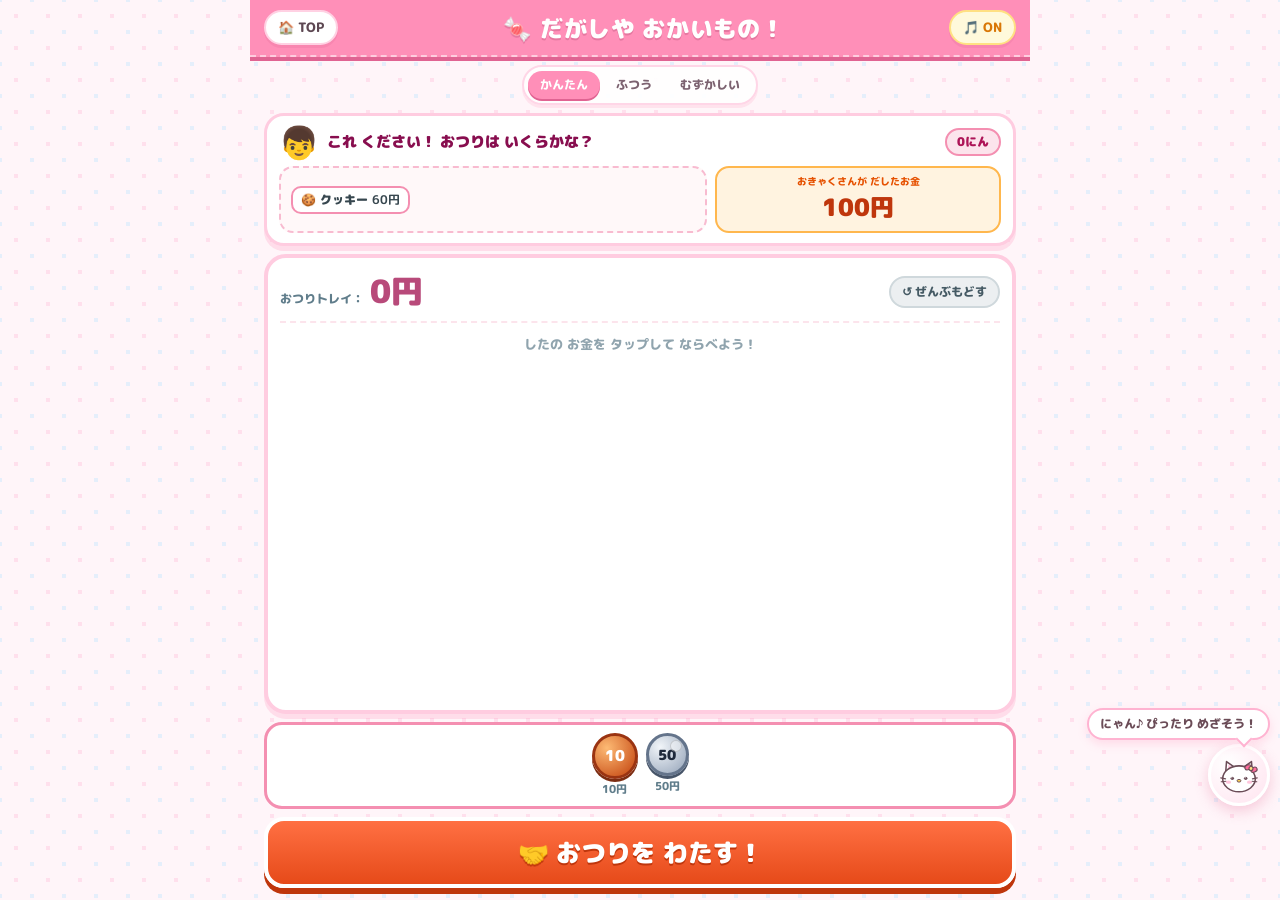
<file: dagashi-shop.html>
<!DOCTYPE html>
<html lang="ja">
<head>
  <meta charset="UTF-8">
  <meta name="viewport" content="width=device-width, initial-scale=1.0, maximum-scale=1.0, user-scalable=no">
  <title>だがしや おかいもの！ | けいさんアドベンチャー</title>
  <link rel="preconnect" href="https://fonts.googleapis.com">
  <link rel="preconnect" href="https://fonts.gstatic.com" crossorigin>
  <link href="https://fonts.googleapis.com/css2?family=Potta+One&family=M+PLUS+Rounded+1c:wght@700;800;900&display=swap" rel="stylesheet">
  <style>
    :root {
      --pri: #ec407a;
      --pri-dark: #ad1457;
      --bg: #fce4ec;
      --text: #263238;
    }
    * {
      box-sizing: border-box;
      margin: 0;
      padding: 0;
      -webkit-tap-highlight-color: transparent;
      user-select: none;
      touch-action: manipulation;
    }
    html, body {
      height: 100%;
      overflow: hidden;
      font-family: 'M PLUS Rounded 1c', sans-serif;
      background: var(--bg);
      color: var(--text);
    }

    .wrap {
      height: 100dvh;
      max-width: 780px;
      margin: 0 auto;
      padding: 0 14px 12px;
      display: flex;
      flex-direction: column;
      gap: 8px;
    }

    /* 単色メインバー */
    .top-bar {
      display: flex;
      align-items: center;
      justify-content: space-between;
      gap: 8px;
      flex-shrink: 0;
      margin: 0 -14px;
      padding: 10px 14px;
      background: var(--pri);
      box-shadow: 0 3px 0 var(--pri-dark);
    }
    .pill-btn {
      display: inline-flex;
      align-items: center;
      gap: 4px;
      padding: 6px 12px;
      border-radius: 999px;
      border: 2px solid #fff;
      background: #fff;
      color: var(--text);
      font-family: inherit;
      font-weight: 800;
      font-size: 13px;
      text-decoration: none;
      cursor: pointer;
      box-shadow: 0 2px 0 rgba(0,0,0,0.12);
    }
    .pill-btn:active { transform: translateY(2px); }
    .pill-btn.sound-on { background: #fff8e1; color: #ef6c00; }
    .game-title {
      font-family: 'M PLUS Rounded 1c', sans-serif;
      font-weight: 900;
      font-size: clamp(17px, 4vw, 23px);
      color: #fff;
      text-shadow: 0 2px 0 var(--pri-dark);
      white-space: nowrap;
    }

    /* 難易度バー */
    .controls-row {
      display: flex;
      justify-content: center;
      align-items: center;
      flex-shrink: 0;
    }
    .chip-group {
      display: flex;
      gap: 4px;
      background: rgba(255,255,255,0.8);
      padding: 4px;
      border-radius: 999px;
      border: 2px solid #f48fb1;
    }
    .mode-chip {
      padding: 5px 12px;
      border-radius: 999px;
      border: none;
      background: transparent;
      color: #546e7a;
      font-family: inherit;
      font-weight: 800;
      font-size: 12px;
      cursor: pointer;
    }
    .mode-chip.active {
      background: var(--pri);
      color: #fff;
      box-shadow: 0 2px 0 var(--pri-dark);
    }

    /* お客さん & お買い物リスト */
    .customer-card {
      flex-shrink: 0;
      background: #fff;
      border-radius: 20px;
      border: 3px solid #f48fb1;
      padding: 10px 12px;
      box-shadow: 0 4px 0 #f48fb1;
      display: flex;
      flex-direction: column;
      gap: 8px;
    }
    .cust-top {
      display: flex;
      align-items: center;
      justify-content: space-between;
      gap: 8px;
    }
    .cust-who {
      display: flex;
      align-items: center;
      gap: 8px;
    }
    .cust-face {
      font-size: 32px;
      line-height: 1;
    }
    .cust-msg {
      font-size: clamp(13px, 3vw, 15px);
      font-weight: 900;
      color: #880e4f;
    }
    .score-pill {
      background: #fce4ec;
      border: 2px solid #f48fb1;
      border-radius: 999px;
      padding: 3px 10px;
      font-size: 12px;
      font-weight: 900;
      color: #ad1457;
      white-space: nowrap;
    }

    .items-and-pay {
      display: grid;
      grid-template-columns: 1.5fr 1fr;
      gap: 8px;
      align-items: stretch;
    }
    .snack-list {
      background: #fff8f9;
      border: 2px dashed #f8bbd0;
      border-radius: 14px;
      padding: 6px 10px;
      display: flex;
      flex-wrap: wrap;
      gap: 6px;
      align-items: center;
    }
    .snack-chip {
      display: inline-flex;
      align-items: center;
      gap: 4px;
      background: #fff;
      border: 2px solid #f48fb1;
      border-radius: 10px;
      padding: 3px 8px;
      font-size: 12px;
      font-weight: 900;
      color: #37474f;
    }
    .pay-box {
      background: #fff3e0;
      border: 2px solid #ffb74d;
      border-radius: 14px;
      padding: 6px 8px;
      display: flex;
      flex-direction: column;
      align-items: center;
      justify-content: center;
      text-align: center;
    }
    .pay-lbl { font-size: 10px; font-weight: 800; color: #e65100; }
    .pay-val {
      font-family: 'M PLUS Rounded 1c', sans-serif;
      font-weight: 900;
      font-size: clamp(18px, 4.2vw, 24px);
      color: #bf360c;
    }

    /* レジトレイ */
    .tray-card {
      flex: 1;
      min-height: 0;
      background: #fff;
      border-radius: 22px;
      border: 4px solid #f48fb1;
      box-shadow: 0 6px 0 #ec407a;
      padding: 10px 12px;
      display: flex;
      flex-direction: column;
      gap: 6px;
    }
    .tray-head {
      display: flex;
      align-items: center;
      justify-content: space-between;
      gap: 8px;
      border-bottom: 2px dashed #fce4ec;
      padding-bottom: 6px;
    }
    .tray-total-wrap {
      display: flex;
      align-items: baseline;
      gap: 6px;
    }
    .tray-lbl { font-size: 12px; font-weight: 800; color: #607d8b; }
    .tray-total {
      font-family: 'M PLUS Rounded 1c', sans-serif;
      font-weight: 900;
      font-size: clamp(24px, 5.5vw, 32px);
      color: #ad1457;
    }
    .clear-btn {
      padding: 5px 11px;
      border-radius: 999px;
      border: 2px solid #cfd8dc;
      background: #eceff1;
      color: #455a64;
      font-family: inherit;
      font-size: 12px;
      font-weight: 800;
      cursor: pointer;
    }
    .clear-btn:active { transform: translateY(2px); }

    .tray-coins {
      flex: 1;
      min-height: 0;
      display: flex;
      flex-wrap: wrap;
      align-content: flex-start;
      gap: 8px;
      padding: 6px 2px;
      overflow-y: auto;
    }
    .tray-empty {
      width: 100%;
      text-align: center;
      margin: auto;
      font-size: 13px;
      font-weight: 800;
      color: #90a4ae;
    }

    .feedback-bar {
      text-align: center;
      font-size: 13px;
      font-weight: 900;
      min-height: 20px;
      color: #2e7d32;
    }
    .feedback-bar.bad { color: #e53935; }

    /* 硬貨ビジュアル */
    .coin-el {
      border-radius: 50%;
      display: inline-flex;
      align-items: center;
      justify-content: center;
      font-family: 'M PLUS Rounded 1c', sans-serif;
      font-weight: 900;
      font-weight: 900;
      cursor: pointer;
      position: relative;
      transition: transform 0.08s;
      flex-shrink: 0;
    }
    .coin-el:active { transform: scale(0.92); }
    .coin-1 {
      width: 40px; height: 40px; font-size: 14px;
      background: radial-gradient(circle at 30% 30%, #f8fafc, #cbd5e1);
      border: 3px solid #94a3b8; color: #475569;
      box-shadow: 0 3px 0 #64748b;
    }
    .coin-5 {
      width: 44px; height: 44px; font-size: 14px;
      background: radial-gradient(circle at 30% 30%, #fef08a, #eab308);
      border: 3px solid #ca8a04; color: #713f12;
      box-shadow: 0 3px 0 #a16207;
    }
    .coin-10 {
      width: 46px; height: 46px; font-size: 15px;
      background: radial-gradient(circle at 30% 30%, #fdba74, #c2410c);
      border: 3px solid #9a3412; color: #fff;
      box-shadow: 0 3px 0 #7c2d12;
    }
    .coin-50 {
      width: 43px; height: 43px; font-size: 14px;
      background: radial-gradient(circle at 30% 30%, #f1f5f9, #94a3b8);
      border: 3px solid #64748b; color: #1e293b;
      box-shadow: 0 3px 0 #475569;
    }
    .coin-100 {
      width: 48px; height: 48px; font-size: 14px;
      background: radial-gradient(circle at 30% 30%, #ffffff, #cbd5e1);
      border: 3px solid #64748b; color: #0f172a;
      box-shadow: 0 3px 0 #475569;
    }
    .coin-500 {
      width: 52px; height: 52px; font-size: 15px;
      background: radial-gradient(circle at 30% 30%, #fde68a, #d97706);
      border: 3px solid #b45309; color: #fff;
      text-shadow: 0 1px 0 #78350f;
      box-shadow: 0 3px 0 #92400e;
    }
    /* 5円・50円の穴表現 */
    .coin-5::after, .coin-50::after {
      content: '';
      position: absolute;
      width: 10px;
      height: 10px;
      border-radius: 50%;
      background: rgba(255,255,255,0.45);
      border: 1px solid rgba(0,0,0,0.15);
      top: 4px;
      right: 4px;
      pointer-events: none;
    }

    /* 下部コイン選択＆決定ボタン */
    .dock {
      flex-shrink: 0;
      display: flex;
      flex-direction: column;
      gap: 8px;
    }
    .coin-palette {
      display: flex;
      flex-wrap: wrap;
      justify-content: center;
      gap: 8px;
      background: #fff;
      border: 3px solid #f48fb1;
      border-radius: 18px;
      padding: 8px 10px;
    }
    .palette-item {
      display: flex;
      flex-direction: column;
      align-items: center;
      gap: 2px;
      background: transparent;
      border: none;
      cursor: pointer;
      font-family: inherit;
    }
    .palette-count {
      font-size: 11px;
      font-weight: 800;
      color: #607d8b;
    }

    .submit-btn {
      width: 100%;
      padding: 13px;
      border-radius: 20px;
      border: 4px solid #fff;
      background: linear-gradient(180deg, #ff7043 0%, #e64a19 100%);
      color: #fff;
      font-family: 'M PLUS Rounded 1c', sans-serif;
      font-weight: 900;
      font-size: clamp(20px, 5vw, 25px);
      text-shadow: 0 2px 0 #bf360c;
      cursor: pointer;
      box-shadow: 0 6px 0 #bf360c;
    }
    .submit-btn:active { transform: translateY(4px); box-shadow: 0 2px 0 #bf360c; }

    /* 紙吹雪 */
    .confetti {
      position: fixed;
      inset: 0;
      pointer-events: none;
      z-index: 40;
      overflow: hidden;
    }
    .confetti-piece {
      position: absolute;
      width: 10px;
      height: 14px;
      border-radius: 3px;
      animation: fall 1.2s ease-out forwards;
    }
    @keyframes fall {
      0% { transform: translateY(-20px) rotate(0deg); opacity: 1; }
      100% { transform: translateY(100vh) rotate(540deg); opacity: 0; }
    }
  </style>
  <link rel="stylesheet" href="kawaii-theme.css">
  <script src="kawaii-mascots.js" defer></script>
</head>
<body class="theme-pastel-pink" data-mascot="milk">
  <div class="wrap">
    <header class="top-bar">
      <a href="index.html" class="pill-btn">🏠 TOP</a>
      <h1 class="game-title">🍬 だがしや おかいもの！</h1>
      <button id="sound-btn" class="pill-btn sound-on" type="button">🎵 ON</button>
    </header>

    <div class="controls-row">
      <div class="chip-group" id="diff-group">
        <button class="mode-chip active" data-diff="easy" type="button">かんたん</button>
        <button class="mode-chip" data-diff="normal" type="button">ふつう</button>
        <button class="mode-chip" data-diff="hard" type="button">むずかしい</button>
      </div>
    </div>

    <section class="customer-card">
      <div class="cust-top">
        <div class="cust-who">
          <div class="cust-face" id="cust-face">🧒</div>
          <div class="cust-msg" id="cust-msg">これ ください！ おつりは いくらかな？</div>
        </div>
        <div class="score-pill" id="hud-score">0にん</div>
      </div>
      <div class="items-and-pay">
        <div class="snack-list" id="snack-list"></div>
        <div class="pay-box">
          <div class="pay-lbl">おきゃくさんが だしたお金</div>
          <div class="pay-val" id="pay-val">100円</div>
        </div>
      </div>
    </section>

    <main class="tray-card">
      <div class="tray-head">
        <div class="tray-total-wrap">
          <span class="tray-lbl">おつりトレイ：</span>
          <span class="tray-total" id="tray-total">0円</span>
        </div>
        <button class="clear-btn" id="clear-btn" type="button">↺ ぜんぶもどす</button>
      </div>
      <div class="tray-coins" id="tray-coins">
        <div class="tray-empty">したの お金を タップして ならべよう！</div>
      </div>
      <div class="feedback-bar" id="feedback-bar"></div>
    </main>

    <section class="dock">
      <div class="coin-palette" id="coin-palette"></div>
      <button class="submit-btn" id="submit-btn" type="button">🤝 おつりを わたす！</button>
    </section>
  </div>

  <div class="confetti" id="confetti"></div>

  <script>
    const SNACKS_EASY = [
      { emoji: '🍬', name: 'あめ', price: 10 },
      { emoji: '🍭', name: 'ペロペロ', price: 20 },
      { emoji: '🍘', name: 'せんべい', price: 30 },
      { emoji: '🍫', name: 'チョコ', price: 40 },
      { emoji: '🍩', name: 'ドーナツ', price: 50 },
      { emoji: '🍪', name: 'クッキー', price: 60 }
    ];

    const SNACKS_NORMAL = [
      { emoji: '🍬', name: 'あめ', price: 12 },
      { emoji: '🍡', name: 'だんご', price: 15 },
      { emoji: '🍭', name: 'ペロペロ', price: 23 },
      { emoji: '🍘', name: 'せんべい', price: 25 },
      { emoji: '🍫', name: 'チョコ', price: 34 },
      { emoji: '🍮', name: 'プリン', price: 45 },
      { emoji: '🍩', name: 'ドーナツ', price: 52 }
    ];

    const SNACKS_HARD = [
      { emoji: '🍫', name: 'チョコ箱', price: 120 },
      { emoji: '🍩', name: 'ドーナツ', price: 155 },
      { emoji: '🍦', name: 'アイス', price: 180 },
      { emoji: '🍰', name: 'ケーキ', price: 245 },
      { emoji: '🧁', name: 'カップケーキ', price: 210 },
      { emoji: '🍪', name: 'クッキー缶', price: 320 },
      { emoji: '🍿', name: 'ポップコーン', price: 140 }
    ];

    const CUSTOMERS = ['🧒', '👧', '👦', '👵', '🐻', '🐰', '🐱'];
    const COINS_BY_DIFF = {
      easy: [10, 50],
      normal: [1, 5, 10, 50],
      hard: [1, 5, 10, 50, 100, 500]
    };

    const $ = id => document.getElementById(id);
    const custFaceEl = $('cust-face');
    const custMsgEl = $('cust-msg');
    const hudScoreEl = $('hud-score');
    const snackListEl = $('snack-list');
    const payValEl = $('pay-val');
    const trayTotalEl = $('tray-total');
    const trayCoinsEl = $('tray-coins');
    const feedbackEl = $('feedback-bar');
    const paletteEl = $('coin-palette');

    let diff = 'easy';
    let soundOn = true;
    let audioCtx = null;

    let itemTotal = 0;
    let paidAmount = 100;
    let expectedChange = 0;
    let trayCoins = [];
    let score = 0;
    let locked = false;

    function addAdventureCoins(earnedCoins, solvedDelta = 0) {
      try {
        const raw = localStorage.getItem('KEISAN_ADVENTURE_SAVE_V1');
        const st = raw ? JSON.parse(raw) : { coins: 0, stars: 0, totalSolved: 0 };
        st.coins = (st.coins || 0) + earnedCoins;
        if (solvedDelta > 0) st.totalSolved = (st.totalSolved || 0) + solvedDelta;
        localStorage.setItem('KEISAN_ADVENTURE_SAVE_V1', JSON.stringify(st));
        return st.coins;
      } catch (e) { return 0; }
    }

    function ensureAudio() {
      if (!audioCtx) {
        const AC = window.AudioContext || window.webkitAudioContext;
        if (AC) audioCtx = new AC();
      }
      if (audioCtx && audioCtx.state === 'suspended') {
        audioCtx.resume();
      }
    }

    function playTone(freq, dur, type = 'sine', gainVal = 0.14, delay = 0) {
      if (!soundOn) return;
      ensureAudio();
      if (!audioCtx) return;
      const now = audioCtx.currentTime + delay;
      const osc = audioCtx.createOscillator();
      const gain = audioCtx.createGain();
      osc.type = type;
      osc.frequency.setValueAtTime(freq, now);
      gain.gain.setValueAtTime(gainVal, now);
      gain.gain.exponentialRampToValueAtTime(0.001, now + dur);
      osc.connect(gain);
      gain.connect(audioCtx.destination);
      osc.start(now);
      osc.stop(now + dur);
    }

    function playCoinSfx(val) {
      const pitch = val >= 100 ? 920 : val >= 10 ? 1150 : 1380;
      playTone(pitch, 0.05, 'sine', 0.12, 0);
      playTone(pitch * 1.45, 0.09, 'sine', 0.12, 0.03);
    }

    function playWinSfx() {
      playTone(523.25, 0.09, 'triangle', 0.16, 0);
      playTone(659.25, 0.09, 'triangle', 0.16, 0.07);
      playTone(783.99, 0.11, 'triangle', 0.18, 0.14);
      playTone(1046.5, 0.22, 'triangle', 0.2, 0.21);
    }

    function playWrongSfx() {
      playTone(230, 0.11, 'sawtooth', 0.1, 0);
      playTone(185, 0.16, 'sawtooth', 0.1, 0.09);
    }

    function spawnConfetti() {
      const box = $('confetti');
      const colors = ['#ec407a', '#ffca28', '#66bb6a', '#42a5f5', '#ab47bc'];
      for (let i = 0; i < 24; i++) {
        const p = document.createElement('div');
        p.className = 'confetti-piece';
        p.style.left = (10 + Math.random() * 80) + 'vw';
        p.style.top = (-10 - Math.random() * 20) + 'px';
        p.style.background = colors[i % colors.length];
        p.style.animationDuration = (0.85 + Math.random() * 0.6) + 's';
        box.appendChild(p);
        setTimeout(() => p.remove(), 1600);
      }
    }

    function newProblem() {
      locked = false;
      trayCoins = [];
      feedbackEl.className = 'feedback-bar';
      feedbackEl.textContent = '';

      custFaceEl.textContent = CUSTOMERS[Math.floor(Math.random() * CUSTOMERS.length)];
      custMsgEl.textContent = 'これ ください！ おつりは いくらかな？';

      let chosen = [];
      if (diff === 'easy') {
        const count = Math.random() < 0.45 ? 1 : 2;
        for (let i = 0; i < 20; i++) {
          const picks = Array.from({ length: count }, () => SNACKS_EASY[Math.floor(Math.random() * SNACKS_EASY.length)]);
          const sum = picks.reduce((s, x) => s + x.price, 0);
          if (sum > 0 && sum < 100) {
            chosen = picks;
            itemTotal = sum;
            break;
          }
        }
        paidAmount = 100;
      } else if (diff === 'normal') {
        const count = Math.random() < 0.6 ? 2 : 3;
        for (let i = 0; i < 30; i++) {
          const picks = Array.from({ length: count }, () => SNACKS_NORMAL[Math.floor(Math.random() * SNACKS_NORMAL.length)]);
          const sum = picks.reduce((s, x) => s + x.price, 0);
          if (sum > 10 && sum < 100) {
            chosen = picks;
            itemTotal = sum;
            break;
          }
        }
        paidAmount = 100;
      } else {
        const count = Math.random() < 0.55 ? 2 : 3;
        const payOpts = [500, 1000];
        paidAmount = payOpts[Math.floor(Math.random() * payOpts.length)];
        for (let i = 0; i < 30; i++) {
          const picks = Array.from({ length: count }, () => SNACKS_HARD[Math.floor(Math.random() * SNACKS_HARD.length)]);
          const sum = picks.reduce((s, x) => s + x.price, 0);
          if (sum > 100 && sum < paidAmount) {
            chosen = picks;
            itemTotal = sum;
            break;
          }
        }
      }

      expectedChange = paidAmount - itemTotal;

      snackListEl.innerHTML = chosen.map(s =>
        `<span class="snack-chip">${s.emoji} ${s.name} <b>${s.price}円</b></span>`
      ).join('');
      payValEl.textContent = paidAmount + '円';

      renderPalette();
      renderTray();
    }

    function renderPalette() {
      const list = COINS_BY_DIFF[diff];
      paletteEl.innerHTML = '';
      list.forEach(val => {
        const countInTray = trayCoins.filter(c => c === val).length;
        const wrap = document.createElement('button');
        wrap.type = 'button';
        wrap.className = 'palette-item';
        wrap.innerHTML = `
          <div class="coin-el coin-${val}">${val}</div>
          <span class="palette-count">${countInTray > 0 ? countInTray + 'まい' : val + '円'}</span>
        `;
        wrap.addEventListener('click', () => addCoin(val));
        paletteEl.appendChild(wrap);
      });
    }

    function renderTray() {
      const sum = trayCoins.reduce((s, v) => s + v, 0);
      trayTotalEl.textContent = sum + '円';

      if (trayCoins.length === 0) {
        trayCoinsEl.innerHTML = '<div class="tray-empty">したの お金を タップして ならべよう！</div>';
      } else {
        trayCoinsEl.innerHTML = '';
        trayCoins.forEach((val, idx) => {
          const c = document.createElement('div');
          c.className = `coin-el coin-${val}`;
          c.textContent = val;
          c.title = 'タップでもどす';
          c.addEventListener('click', () => removeCoin(idx));
          trayCoinsEl.appendChild(c);
        });
      }
      renderPalette();
    }

    function addCoin(val) {
      if (locked) return;
      trayCoins.push(val);
      playCoinSfx(val);
      feedbackEl.textContent = '';
      renderTray();
    }

    function removeCoin(idx) {
      if (locked) return;
      trayCoins.splice(idx, 1);
      playTone(440, 0.06, 'sine', 0.1);
      feedbackEl.textContent = '';
      renderTray();
    }

    $('clear-btn').addEventListener('click', () => {
      if (locked || trayCoins.length === 0) return;
      trayCoins = [];
      playTone(360, 0.07, 'sine', 0.1);
      feedbackEl.textContent = '';
      renderTray();
    });

    $('submit-btn').addEventListener('click', () => {
      if (locked) return;
      const sum = trayCoins.reduce((s, v) => s + v, 0);
      if (sum === expectedChange) {
        locked = true;
        score++;
        hudScoreEl.textContent = score + 'にん';
        const earned = diff === 'easy' ? 3 : diff === 'normal' ? 5 : 8;
        addAdventureCoins(earned, 1);

        custFaceEl.textContent = '😄';
        custMsgEl.textContent = 'ありがとう！ ぴったりだね！';
        feedbackEl.className = 'feedback-bar';
        feedbackEl.textContent = `✨ せいかい！（おつり ${expectedChange}円） 🪙 +${earned}コイン！`;
        playWinSfx();
        spawnConfetti();
        setTimeout(newProblem, 1400);
      } else {
        playWrongSfx();
        feedbackEl.className = 'feedback-bar bad';
        if (sum < expectedChange) {
          feedbackEl.textContent = `おしい！ おつりが まだ たりないよ（ごうけい ${itemTotal}円）`;
        } else {
          feedbackEl.textContent = `おしい！ おつりが おおすぎるよ（ごうけい ${itemTotal}円）`;
        }
      }
    });

    $('diff-group').addEventListener('click', e => {
      const btn = e.target.closest('.mode-chip');
      if (!btn) return;
      diff = btn.dataset.diff;
      document.querySelectorAll('#diff-group .mode-chip').forEach(c => c.classList.toggle('active', c === btn));
      newProblem();
    });

    $('sound-btn').addEventListener('click', () => {
      soundOn = !soundOn;
      const b = $('sound-btn');
      b.textContent = soundOn ? '🎵 ON' : '🔇 OFF';
      b.classList.toggle('sound-on', soundOn);
      if (soundOn) playCoinSfx(10);
    });

    newProblem();
  </script>
</body>
</html>
</file>
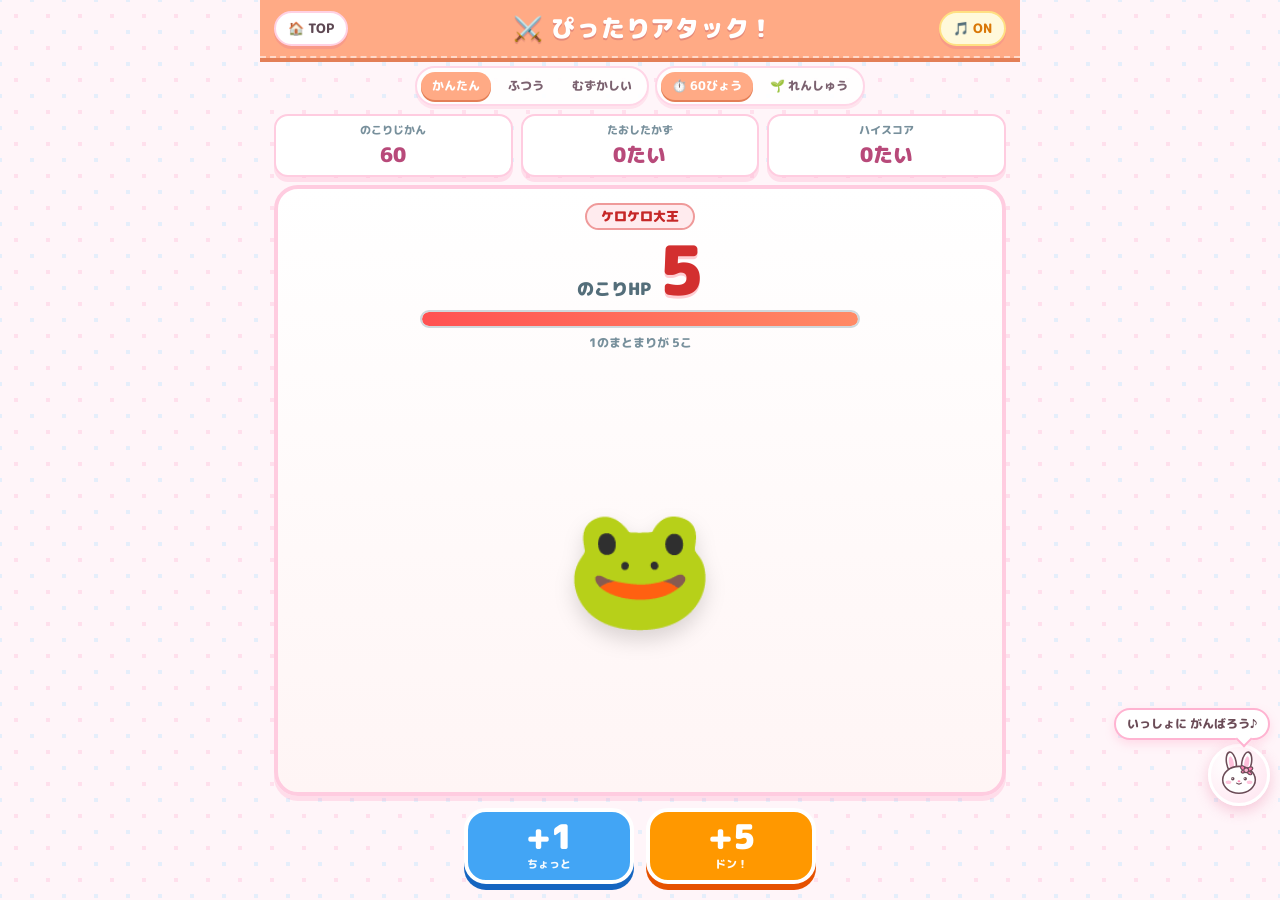
<file: monster-battle.html>
<!DOCTYPE html>
<html lang="ja">
<head>
  <meta charset="UTF-8">
  <meta name="viewport" content="width=device-width, initial-scale=1.0, maximum-scale=1.0, user-scalable=no">
  <title>ぴったりアタック！ | けいさんアドベンチャー</title>
  <link rel="preconnect" href="https://fonts.googleapis.com">
  <link rel="preconnect" href="https://fonts.gstatic.com" crossorigin>
  <link href="https://fonts.googleapis.com/css2?family=Potta+One&family=M+PLUS+Rounded+1c:wght@700;800;900&display=swap" rel="stylesheet">
  <style>
    :root {
      --pri: #e53935;
      --pri-dark: #b71c1c;
      --bg: #ffebee;
      --text: #263238;
    }
    * {
      box-sizing: border-box;
      margin: 0;
      padding: 0;
      -webkit-tap-highlight-color: transparent;
      user-select: none;
      touch-action: manipulation;
    }
    html, body {
      height: 100%;
      overflow: hidden;
      font-family: 'M PLUS Rounded 1c', sans-serif;
      background: var(--bg);
      color: var(--text);
    }

    .wrap {
      height: 100dvh;
      max-width: 760px;
      margin: 0 auto;
      padding: 0 14px 14px;
      display: flex;
      flex-direction: column;
      gap: 8px;
    }

    /* 単色メインバー */
    .top-bar {
      display: flex;
      align-items: center;
      justify-content: space-between;
      gap: 8px;
      flex-shrink: 0;
      margin: 0 -14px;
      padding: 10px 14px;
      background: var(--pri);
      box-shadow: 0 3px 0 var(--pri-dark);
    }
    .pill-btn {
      display: inline-flex;
      align-items: center;
      gap: 4px;
      padding: 6px 12px;
      border-radius: 999px;
      border: 2px solid #fff;
      background: #fff;
      color: var(--text);
      font-family: inherit;
      font-weight: 800;
      font-size: 13px;
      text-decoration: none;
      cursor: pointer;
      box-shadow: 0 2px 0 rgba(0,0,0,0.12);
    }
    .pill-btn:active { transform: translateY(2px); }
    .pill-btn.sound-on { background: #fff8e1; color: #ef6c00; }
    .game-title {
      font-family: 'M PLUS Rounded 1c', sans-serif;
      font-weight: 900;
      font-size: clamp(18px, 4vw, 24px);
      color: #fff;
      text-shadow: 0 2px 0 var(--pri-dark);
      white-space: nowrap;
    }

    /* 設定バー（難易度・プレイモード） */
    .controls-row {
      display: flex;
      flex-wrap: wrap;
      gap: 6px;
      justify-content: center;
      align-items: center;
      flex-shrink: 0;
    }
    .chip-group {
      display: flex;
      gap: 6px;
      background: rgba(255,255,255,0.7);
      padding: 4px;
      border-radius: 999px;
      border: 2px solid #ffcdd2;
    }
    .mode-chip {
      padding: 5px 11px;
      border-radius: 999px;
      border: none;
      background: transparent;
      color: #546e7a;
      font-family: inherit;
      font-weight: 800;
      font-size: 12px;
      cursor: pointer;
      transition: background 0.15s, color 0.15s;
    }
    .mode-chip.active {
      background: var(--pri);
      color: #fff;
      box-shadow: 0 2px 0 var(--pri-dark);
    }

    /* HUD */
    .hud {
      display: grid;
      grid-template-columns: repeat(3, 1fr);
      gap: 8px;
      flex-shrink: 0;
    }
    .hud-box {
      background: #fff;
      border-radius: 14px;
      padding: 6px 8px;
      text-align: center;
      border: 2px solid #ffcdd2;
      box-shadow: 0 2px 0 rgba(0,0,0,0.06);
    }
    .hud-label {
      font-size: 11px;
      font-weight: 800;
      color: #78909c;
    }
    .hud-val {
      font-size: clamp(16px, 3.6vw, 20px);
      font-weight: 900;
      color: var(--pri-dark);
    }
    .hud-val.warn { color: #d50000; animation: pulseWarn 0.6s infinite alternate; }
    @keyframes pulseWarn {
      from { transform: scale(1); }
      to { transform: scale(1.08); }
    }

    /* バトルステージ */
    .stage {
      flex: 1;
      min-height: 0;
      position: relative;
      background: linear-gradient(180deg, #fff 0%, #fff5f5 100%);
      border-radius: 24px;
      border: 4px solid #ef9a9a;
      box-shadow: 0 8px 0 #e57373, inset 0 0 24px rgba(229, 57, 53, 0.06);
      display: flex;
      flex-direction: column;
      align-items: center;
      justify-content: space-between;
      padding: 14px 16px 16px;
      overflow: hidden;
    }
    .stage.shake {
      animation: stageShake 0.18s ease;
    }
    .stage.big-shake {
      animation: stageBigShake 0.35s ease;
    }
    @keyframes stageShake {
      0%, 100% { transform: translate(0, 0); }
      25% { transform: translate(-4px, 2px); }
      50% { transform: translate(4px, -2px); }
      75% { transform: translate(-2px, -2px); }
    }
    @keyframes stageBigShake {
      0%, 100% { transform: translate(0, 0); }
      20% { transform: translate(-8px, 4px); }
      40% { transform: translate(8px, -4px); }
      60% { transform: translate(-6px, -3px); }
      80% { transform: translate(5px, 3px); }
    }

    /* モンスターヘッダー */
    .monster-header {
      width: 100%;
      display: flex;
      flex-direction: column;
      align-items: center;
      gap: 6px;
      z-index: 2;
    }
    .monster-name {
      display: inline-block;
      background: #ffebee;
      color: #c62828;
      border: 2px solid #ef9a9a;
      border-radius: 999px;
      padding: 2px 14px;
      font-size: 13px;
      font-weight: 900;
    }

    /* HP表示 */
    .hp-display {
      display: flex;
      align-items: baseline;
      justify-content: center;
      gap: 8px;
    }
    .hp-caption {
      font-size: clamp(14px, 3vw, 17px);
      font-weight: 900;
      color: #546e7a;
    }
    .hp-number {
      font-family: 'M PLUS Rounded 1c', sans-serif;
      font-weight: 900;
      font-size: clamp(46px, 11vw, 68px);
      line-height: 1;
      color: #d32f2f;
      text-shadow: 0 3px 0 #ffcdd2;
      transition: transform 0.1s;
    }
    .hp-number.hit { transform: scale(1.12); }
    .hp-number.zero { color: #2e7d32; text-shadow: 0 3px 0 #c8e6c9; }

    /* HPバー */
    .hp-bar-wrap {
      width: min(440px, 92%);
      height: 18px;
      background: #eceff1;
      border-radius: 999px;
      border: 2px solid #cfd8dc;
      overflow: hidden;
      position: relative;
    }
    .hp-bar-fill {
      height: 100%;
      width: 100%;
      background: linear-gradient(90deg, #ff5252 0%, #ff8a65 100%);
      border-radius: 999px;
      transition: width 0.15s ease-out;
    }
    .hp-bar-fill.low {
      background: linear-gradient(90deg, #ffb300 0%, #ffd54f 100%);
    }

    /* 10のまとまりガイド */
    .tens-hint {
      font-size: 12px;
      font-weight: 800;
      color: #78909c;
      min-height: 18px;
    }

    /* モンスター本体 */
    .monster-arena {
      position: relative;
      flex: 1;
      width: 100%;
      display: flex;
      align-items: center;
      justify-content: center;
      min-height: 0;
    }
    .monster-sprite {
      font-size: clamp(78px, 18vw, 120px);
      line-height: 1;
      filter: drop-shadow(0 10px 10px rgba(0,0,0,0.14));
      animation: monsterFloat 2.2s ease-in-out infinite;
      transition: transform 0.12s, opacity 0.25s;
      cursor: default;
    }
    @keyframes monsterFloat {
      0%, 100% { transform: translateY(0); }
      50% { transform: translateY(-8px); }
    }
    .monster-sprite.damaged {
      animation: monsterHit 0.18s ease;
    }
    @keyframes monsterHit {
      0% { transform: scale(1) rotate(0deg); filter: brightness(1.6) drop-shadow(0 0 12px #ff5252); }
      40% { transform: scale(0.88) rotate(-8deg); }
      100% { transform: scale(1) rotate(0deg); }
    }
    .monster-sprite.defeated {
      animation: monsterDefeat 0.5s ease forwards;
    }
    @keyframes monsterDefeat {
      0% { transform: scale(1); opacity: 1; }
      40% { transform: scale(1.28) rotate(12deg); opacity: 1; }
      100% { transform: scale(0.1) rotate(-30deg); opacity: 0; }
    }

    /* ポップアップダメージ */
    .dmg-layer {
      position: absolute;
      inset: 0;
      pointer-events: none;
      overflow: hidden;
      z-index: 5;
    }
    .dmg-pop {
      position: absolute;
      font-family: 'M PLUS Rounded 1c', sans-serif;
      font-weight: 900;
      font-size: clamp(22px, 5vw, 30px);
      font-weight: 900;
      color: #ff1744;
      text-shadow: 0 2px 0 #fff, 0 -2px 0 #fff, 2px 0 0 #fff, -2px 0 0 #fff;
      animation: dmgFloat 0.65s ease-out forwards;
      white-space: nowrap;
    }
    .dmg-pop.heal {
      color: #0288d1;
    }
    @keyframes dmgFloat {
      0% { opacity: 1; transform: translate(-50%, 0) scale(0.7); }
      25% { opacity: 1; transform: translate(-50%, -20px) scale(1.18); }
      100% { opacity: 0; transform: translate(-50%, -64px) scale(0.95); }
    }

    /* 状態バナー（ぴったり！ / やりすぎ！） */
    .status-banner {
      position: absolute;
      top: 50%;
      left: 50%;
      transform: translate(-50%, -50%) scale(0.8);
      padding: 10px 24px;
      border-radius: 999px;
      font-family: 'M PLUS Rounded 1c', sans-serif;
      font-weight: 900;
      font-size: clamp(22px, 5.5vw, 34px);
      color: #fff;
      opacity: 0;
      pointer-events: none;
      z-index: 10;
      white-space: nowrap;
      box-shadow: 0 8px 20px rgba(0,0,0,0.2);
    }
    .status-banner.win {
      background: #2e7d32;
      border: 4px solid #fff;
      animation: bannerPop 0.6s ease forwards;
    }
    .status-banner.over {
      background: #fb8c00;
      border: 4px solid #fff;
      animation: bannerPop 0.8s ease forwards;
    }
    @keyframes bannerPop {
      0% { opacity: 0; transform: translate(-50%, -50%) scale(0.5); }
      25% { opacity: 1; transform: translate(-50%, -50%) scale(1.12); }
      75% { opacity: 1; transform: translate(-50%, -50%) scale(1); }
      100% { opacity: 0; transform: translate(-50%, -60%) scale(0.95); }
    }

    /* 攻撃ボタンエリア */
    .attack-dock {
      flex-shrink: 0;
      display: flex;
      justify-content: center;
      align-items: stretch;
      gap: 12px;
      padding: 4px 0 2px;
    }
    .atk-btn {
      flex: 1;
      max-width: 170px;
      min-height: 76px;
      border-radius: 22px;
      border: 4px solid #fff;
      font-family: inherit;
      font-weight: 900;
      color: #fff;
      cursor: pointer;
      display: flex;
      flex-direction: column;
      align-items: center;
      justify-content: center;
      gap: 2px;
      transition: transform 0.06s;
      position: relative;
    }
    .atk-btn:active {
      transform: translateY(5px);
    }
    .atk-btn.val-1 {
      background: #42a5f5;
      box-shadow: 0 6px 0 #1565c0;
    }
    .atk-btn.val-1:active { box-shadow: 0 1px 0 #1565c0; }

    .atk-btn.val-3 {
      background: #ab47bc;
      box-shadow: 0 6px 0 #6a1b9a;
    }
    .atk-btn.val-3:active { box-shadow: 0 1px 0 #6a1b9a; }

    .atk-btn.val-5 {
      background: #ff9800;
      box-shadow: 0 6px 0 #e65100;
    }
    .atk-btn.val-5:active { box-shadow: 0 1px 0 #e65100; }

    .atk-btn.val-10 {
      background: #ef5350;
      box-shadow: 0 6px 0 #b71c1c;
    }
    .atk-btn.val-10:active { box-shadow: 0 1px 0 #b71c1c; }

    .atk-btn.val-minus1 {
      background: #66bb6a;
      box-shadow: 0 6px 0 #2e7d32;
      max-width: 130px;
    }
    .atk-btn.val-minus1:active { box-shadow: 0 1px 0 #2e7d32; }

    .atk-main {
      font-family: 'M PLUS Rounded 1c', sans-serif;
      font-weight: 900;
      font-size: clamp(26px, 6vw, 34px);
      line-height: 1.05;
    }
    .atk-sub {
      font-size: 11px;
      font-weight: 800;
      opacity: 0.95;
    }

    /* リザルトオーバーレイ */
    .overlay {
      position: fixed;
      inset: 0;
      background: rgba(38, 50, 56, 0.72);
      display: none;
      align-items: center;
      justify-content: center;
      padding: 20px;
      z-index: 50;
    }
    .overlay.show { display: flex; }
    .result-card {
      background: #fff;
      border-radius: 28px;
      border: 5px solid #ef9a9a;
      padding: 26px 24px;
      width: min(400px, 100%);
      text-align: center;
      box-shadow: 0 16px 40px rgba(0,0,0,0.28);
      animation: cardIn 0.25s ease-out;
    }
    @keyframes cardIn {
      from { transform: scale(0.85); opacity: 0; }
      to { transform: scale(1); opacity: 1; }
    }
    .result-title {
      font-family: 'M PLUS Rounded 1c', sans-serif;
      font-weight: 900;
      font-size: 28px;
      color: var(--pri);
      margin-bottom: 14px;
    }
    .result-stats {
      display: grid;
      grid-template-columns: 1fr 1fr;
      gap: 10px;
      margin-bottom: 18px;
    }
    .r-box {
      background: #ffebee;
      border-radius: 16px;
      padding: 10px;
      border: 2px solid #ffcdd2;
    }
    .r-label { font-size: 12px; font-weight: 800; color: #78909c; }
    .r-val { font-size: 24px; font-weight: 900; color: var(--pri-dark); }
    .retry-btn {
      width: 100%;
      padding: 14px;
      border-radius: 18px;
      border: none;
      background: var(--pri);
      color: #fff;
      font-family: inherit;
      font-size: 18px;
      font-weight: 900;
      cursor: pointer;
      box-shadow: 0 5px 0 var(--pri-dark);
    }
    .retry-btn:active { transform: translateY(3px); box-shadow: 0 2px 0 var(--pri-dark); }

    /* 紙吹雪 */
    .confetti {
      position: fixed;
      inset: 0;
      pointer-events: none;
      z-index: 40;
      overflow: hidden;
    }
    .confetti-piece {
      position: absolute;
      width: 10px;
      height: 14px;
      border-radius: 3px;
      animation: fall 1.2s ease-out forwards;
    }
    @keyframes fall {
      0% { transform: translateY(-20px) rotate(0deg); opacity: 1; }
      100% { transform: translateY(100vh) rotate(540deg); opacity: 0; }
    }
  </style>
  <link rel="stylesheet" href="kawaii-theme.css">
  <script src="kawaii-mascots.js" defer></script>
</head>
<body class="theme-pastel-peach" data-mascot="mimi">
  <div class="wrap">
    <header class="top-bar">
      <a href="index.html" class="pill-btn">🏠 TOP</a>
      <h1 class="game-title">⚔️ ぴったりアタック！</h1>
      <button id="sound-btn" class="pill-btn sound-on" type="button">🎵 ON</button>
    </header>

    <div class="controls-row">
      <div class="chip-group" id="diff-group">
        <button class="mode-chip active" data-diff="easy" type="button">かんたん</button>
        <button class="mode-chip" data-diff="normal" type="button">ふつう</button>
        <button class="mode-chip" data-diff="hard" type="button">むずかしい</button>
      </div>
      <div class="chip-group" id="play-group">
        <button class="mode-chip active" data-play="time" type="button">⏱️ 60びょう</button>
        <button class="mode-chip" data-play="practice" type="button">🌱 れんしゅう</button>
      </div>
    </div>

    <div class="hud">
      <div class="hud-box">
        <div class="hud-label" id="hud-time-label">のこりじかん</div>
        <div class="hud-val" id="hud-time">60</div>
      </div>
      <div class="hud-box">
        <div class="hud-label">たおしたかず</div>
        <div class="hud-val" id="hud-score">0たい</div>
      </div>
      <div class="hud-box">
        <div class="hud-label">ハイスコア</div>
        <div class="hud-val" id="hud-best">0たい</div>
      </div>
    </div>

    <main class="stage" id="stage">
      <div class="monster-header">
        <span class="monster-name" id="monster-name">ぷにスライム</span>
        <div class="hp-display">
          <span class="hp-caption">のこりHP</span>
          <span class="hp-number" id="hp-number">15</span>
        </div>
        <div class="hp-bar-wrap">
          <div class="hp-bar-fill" id="hp-bar"></div>
        </div>
        <div class="tens-hint" id="tens-hint">10が 1つ と 5</div>
      </div>

      <div class="monster-arena">
        <div class="monster-sprite" id="monster-sprite">👾</div>
        <div class="dmg-layer" id="dmg-layer"></div>
        <div class="status-banner" id="status-banner"></div>
      </div>
    </main>

    <section class="attack-dock" id="attack-dock"></section>
  </div>

  <div class="confetti" id="confetti"></div>

  <div class="overlay" id="result-overlay">
    <div class="result-card">
      <div class="result-title">⏱️ タイムアップ！</div>
      <div class="result-stats">
        <div class="r-box">
          <div class="r-label">たおしたかず</div>
          <div class="r-val" id="res-score">0たい</div>
        </div>
        <div class="r-box">
          <div class="r-label">ハイスコア</div>
          <div class="r-val" id="res-best">0たい</div>
        </div>
        <div class="r-box">
          <div class="r-label">タップかいすう</div>
          <div class="r-val" id="res-taps">0かい</div>
        </div>
        <div class="r-box">
          <div class="r-label">やりすぎ</div>
          <div class="r-val" id="res-over">0かい</div>
        </div>
      </div>
      <button class="retry-btn" id="retry-btn" type="button">🔥 もういちど あそぶ</button>
    </div>
  </div>

  <script>
    const MONSTERS = [
      { emoji: '👾', name: 'ピコエイリアン' },
      { emoji: '👹', name: 'アカオニくん' },
      { emoji: '🐲', name: 'ミニドラゴン' },
      { emoji: '👻', name: 'フワフワおばけ' },
      { emoji: '🤖', name: 'ブリキロボ' },
      { emoji: '🐙', name: 'タコキング' },
      { emoji: '🦖', name: 'ガオガオザウルス' },
      { emoji: '🦇', name: 'パタパタコウモリ' },
      { emoji: '🐸', name: 'ケロケロ大王' },
      { emoji: '🦊', name: 'コンコンきつね' }
    ];

    const DIFF_CONFIG = {
      easy: {
        minHp: 5,
        maxHp: 20,
        buttons: [
          { val: 1, label: '+1', sub: 'ちょっと', cls: 'val-1' },
          { val: 5, label: '+5', sub: 'ドン！', cls: 'val-5' }
        ]
      },
      normal: {
        minHp: 15,
        maxHp: 50,
        buttons: [
          { val: 1, label: '+1', sub: 'ちょっと', cls: 'val-1' },
          { val: 5, label: '+5', sub: 'ドン！', cls: 'val-5' },
          { val: 10, label: '+10', sub: 'ドカン！', cls: 'val-10' }
        ]
      },
      hard: {
        minHp: 30,
        maxHp: 100,
        buttons: [
          { val: -1, label: '-1', sub: 'もどす', cls: 'val-minus1' },
          { val: 1, label: '+1', sub: 'ちょっと', cls: 'val-1' },
          { val: 3, label: '+3', sub: 'バシッ！', cls: 'val-3' },
          { val: 10, label: '+10', sub: 'ドカン！', cls: 'val-10' }
        ]
      }
    };

    const BEST_KEY_PREFIX = 'keisan_battle_best_';

    let diff = 'easy';
    let playMode = 'time'; // 'time' | 'practice'
    let soundOn = true;
    let audioCtx = null;

    let maxHp = 15;
    let hp = 15;
    let score = 0;
    let taps = 0;
    let overCount = 0;
    let timeLeft = 60;
    let timerId = null;
    let timerStarted = false;
    let locked = false;
    let monsterIdx = -1;

    const $ = id => document.getElementById(id);
    const stageEl = $('stage');
    const hpNumEl = $('hp-number');
    const hpBarEl = $('hp-bar');
    const tensHintEl = $('tens-hint');
    const spriteEl = $('monster-sprite');
    const nameEl = $('monster-name');
    const dmgLayerEl = $('dmg-layer');
    const bannerEl = $('status-banner');
    const dockEl = $('attack-dock');
    const hudTimeEl = $('hud-time');
    const hudTimeLabelEl = $('hud-time-label');
    const hudScoreEl = $('hud-score');
    const hudBestEl = $('hud-best');
    const overlayEl = $('result-overlay');

    function getBest() {
      return Number(localStorage.getItem(BEST_KEY_PREFIX + diff) || 0);
    }
    function setBest(val) {
      localStorage.setItem(BEST_KEY_PREFIX + diff, String(val));
    }

    function ensureAudio() {
      if (!audioCtx) {
        const AC = window.AudioContext || window.webkitAudioContext;
        if (AC) audioCtx = new AC();
      }
      if (audioCtx && audioCtx.state === 'suspended') {
        audioCtx.resume();
      }
    }

    function playTone(freq, dur, type = 'triangle', gainVal = 0.16, delay = 0) {
      if (!soundOn) return;
      ensureAudio();
      if (!audioCtx) return;
      const now = audioCtx.currentTime + delay;
      const osc = audioCtx.createOscillator();
      const gain = audioCtx.createGain();
      osc.type = type;
      osc.frequency.setValueAtTime(freq, now);
      gain.gain.setValueAtTime(gainVal, now);
      gain.gain.exponentialRampToValueAtTime(0.001, now + dur);
      osc.connect(gain);
      gain.connect(audioCtx.destination);
      osc.start(now);
      osc.stop(now + dur);
    }

    function playHitSfx(val) {
      if (val < 0) {
        playTone(440, 0.08, 'sine', 0.14);
        playTone(554, 0.09, 'sine', 0.12, 0.05);
        return;
      }
      const base = val >= 10 ? 220 : val >= 5 ? 320 : val >= 3 ? 380 : 480;
      playTone(base, 0.07, 'square', 0.12);
      playTone(base * 1.4, 0.06, 'triangle', 0.12, 0.02);
    }

    function playWinSfx() {
      playTone(523.25, 0.09, 'triangle', 0.18, 0);
      playTone(659.25, 0.09, 'triangle', 0.18, 0.07);
      playTone(783.99, 0.12, 'triangle', 0.2, 0.14);
      playTone(1046.5, 0.22, 'triangle', 0.22, 0.21);
    }

    function playOverSfx() {
      playTone(260, 0.12, 'sawtooth', 0.12, 0);
      playTone(195, 0.18, 'sawtooth', 0.12, 0.1);
    }

    function playFinishSfx() {
      playTone(587.33, 0.12, 'triangle', 0.18, 0);
      playTone(783.99, 0.12, 'triangle', 0.18, 0.12);
      playTone(987.77, 0.28, 'triangle', 0.2, 0.24);
    }

    function spawnConfetti() {
      const box = $('confetti');
      const colors = ['#ff5252', '#ffca28', '#66bb6a', '#42a5f5', '#ab47bc'];
      for (let i = 0; i < 24; i++) {
        const p = document.createElement('div');
        p.className = 'confetti-piece';
        p.style.left = (10 + Math.random() * 80) + 'vw';
        p.style.top = (-10 - Math.random() * 20) + 'px';
        p.style.background = colors[i % colors.length];
        p.style.animationDuration = (0.85 + Math.random() * 0.6) + 's';
        box.appendChild(p);
        setTimeout(() => p.remove(), 1600);
      }
    }

    function showBanner(text, type) {
      bannerEl.className = 'status-banner';
      void bannerEl.offsetWidth;
      bannerEl.textContent = text;
      bannerEl.className = 'status-banner ' + type;
    }

    function spawnDamagePop(text, isHeal = false) {
      const el = document.createElement('div');
      el.className = 'dmg-pop' + (isHeal ? ' heal' : '');
      el.textContent = text;
      const offsetX = 50 + (Math.random() * 28 - 14);
      const offsetY = 42 + (Math.random() * 18 - 9);
      el.style.left = offsetX + '%';
      el.style.top = offsetY + '%';
      dmgLayerEl.appendChild(el);
      setTimeout(() => el.remove(), 680);
    }

    function formatTensHint(val) {
      if (val <= 0) return 'ぴったり 0！';
      const tens = Math.floor(val / 10);
      const ones = val % 10;
      if (tens === 0) return `1のまとまりが ${ones}こ`;
      if (ones === 0) return `10のまとまりが ${tens}つ`;
      return `10が ${tens}つ と ${ones}`;
    }

    function updateHpUI() {
      hpNumEl.textContent = hp;
      hpNumEl.classList.toggle('zero', hp === 0);
      const pct = Math.max(0, Math.min(100, (hp / maxHp) * 100));
      hpBarEl.style.width = pct + '%';
      hpBarEl.classList.toggle('low', pct <= 30);
      tensHintEl.textContent = formatTensHint(hp);
    }

    function updateHud() {
      hudScoreEl.textContent = score + 'たい';
      hudBestEl.textContent = getBest() + 'たい';
      if (playMode === 'time') {
        hudTimeLabelEl.textContent = 'のこりじかん';
        hudTimeEl.textContent = timeLeft;
        hudTimeEl.classList.toggle('warn', timeLeft <= 10 && timeLeft > 0);
      } else {
        hudTimeLabelEl.textContent = 'モード';
        hudTimeEl.textContent = '∞';
        hudTimeEl.classList.remove('warn');
      }
    }

    function renderButtons() {
      const cfg = DIFF_CONFIG[diff];
      dockEl.innerHTML = '';
      cfg.buttons.forEach(btn => {
        const b = document.createElement('button');
        b.type = 'button';
        b.className = 'atk-btn ' + btn.cls;
        b.innerHTML = `<span class="atk-main">${btn.label}</span><span class="atk-sub">${btn.sub}</span>`;
        b.addEventListener('click', () => onAttack(btn.val));
        dockEl.appendChild(b);
      });
    }

    function addAdventureCoins(earnedCoins, solvedDelta = 0) {
      try {
        const raw = localStorage.getItem('KEISAN_ADVENTURE_SAVE_V1');
        const st = raw ? JSON.parse(raw) : { coins: 0, stars: 0, totalSolved: 0 };
        st.coins = (st.coins || 0) + earnedCoins;
        if (solvedDelta > 0) st.totalSolved = (st.totalSolved || 0) + solvedDelta;
        localStorage.setItem('KEISAN_ADVENTURE_SAVE_V1', JSON.stringify(st));
        return st.coins;
      } catch (e) { return 0; }
    }

    function nextMonster() {
      const cfg = DIFF_CONFIG[diff];
      maxHp = cfg.minHp + Math.floor(Math.random() * (cfg.maxHp - cfg.minHp + 1));
      hp = maxHp;

      let nextIdx;
      do {
        nextIdx = Math.floor(Math.random() * MONSTERS.length);
      } while (nextIdx === monsterIdx && MONSTERS.length > 1);
      monsterIdx = nextIdx;

      const m = MONSTERS[monsterIdx];
      nameEl.textContent = m.name;
      spriteEl.className = 'monster-sprite';
      spriteEl.textContent = m.emoji;
      locked = false;
      updateHpUI();
    }

    function startTimerIfNeeded() {
      if (playMode !== 'time' || timerStarted) return;
      timerStarted = true;
      timerId = setInterval(() => {
        timeLeft--;
        updateHud();
        if (timeLeft <= 0) {
          finishTimeAttack();
        }
      }, 1000);
    }

    function finishTimeAttack() {
      clearInterval(timerId);
      timerId = null;
      locked = true;
      if (score > getBest()) {
        setBest(score);
      }
      updateHud();
      playFinishSfx();
      $('res-score').textContent = score + 'たい';
      $('res-best').textContent = getBest() + 'たい';
      $('res-taps').textContent = taps + 'かい';
      $('res-over').textContent = overCount + 'かい';
      overlayEl.classList.add('show');
    }

    function onAttack(val) {
      if (locked) return;
      startTimerIfNeeded();
      taps++;

      if (val < 0) {
        // -1（微調整ボタン）：残りHPを1戻す
        if (hp < maxHp) {
          hp = Math.min(maxHp, hp + 1);
          playHitSfx(-1);
          spawnDamagePop('+1 もどす', true);
          updateHpUI();
        }
        return;
      }

      hp -= val;
      playHitSfx(val);
      spawnDamagePop('-' + val);

      // 揺れ & ヒット演出
      stageEl.classList.remove('shake', 'big-shake');
      void stageEl.offsetWidth;
      stageEl.classList.add(val >= 10 ? 'big-shake' : 'shake');

      hpNumEl.classList.remove('hit');
      void hpNumEl.offsetWidth;
      hpNumEl.classList.add('hit');

      spriteEl.classList.remove('damaged');
      void spriteEl.offsetWidth;
      spriteEl.classList.add('damaged');

      if (hp === 0) {
        // ぴったり撃破！
        locked = true;
        updateHpUI();
        score++;
        const earned = diff === 'easy' ? 3 : diff === 'normal' ? 5 : 8;
        addAdventureCoins(earned, 1);
        if (playMode === 'time' && score > getBest()) {
          setBest(score);
        }
        updateHud();
        playWinSfx();
        spawnConfetti();
        showBanner(`✨ ぴったり撃破！ 🪙+${earned}`, 'win');
        spriteEl.classList.add('defeated');
        setTimeout(() => {
          if (playMode === 'time' && timeLeft <= 0) return;
          nextMonster();
        }, 580);
      } else if (hp < 0) {
        // やりすぎ（オーバーダメージ）→少し回復して調整し直す
        overCount++;
        const rebound = Math.abs(hp) + (diff === 'easy' ? 3 : diff === 'normal' ? 5 : 7);
        hp = Math.min(maxHp, rebound);
        playOverSfx();
        showBanner('💦 やりすぎ！かいふく', 'over');
        spawnDamagePop('かいふく!', true);
        updateHpUI();
      } else {
        updateHpUI();
      }
    }

    function resetGame() {
      clearInterval(timerId);
      timerId = null;
      timerStarted = false;
      timeLeft = 60;
      score = 0;
      taps = 0;
      overCount = 0;
      overlayEl.classList.remove('show');
      renderButtons();
      updateHud();
      nextMonster();
    }

    $('diff-group').addEventListener('click', e => {
      const btn = e.target.closest('.mode-chip');
      if (!btn) return;
      diff = btn.dataset.diff;
      document.querySelectorAll('#diff-group .mode-chip').forEach(c => c.classList.toggle('active', c === btn));
      resetGame();
    });

    $('play-group').addEventListener('click', e => {
      const btn = e.target.closest('.mode-chip');
      if (!btn) return;
      playMode = btn.dataset.play;
      document.querySelectorAll('#play-group .mode-chip').forEach(c => c.classList.toggle('active', c === btn));
      resetGame();
    });

    $('sound-btn').addEventListener('click', () => {
      soundOn = !soundOn;
      const b = $('sound-btn');
      b.textContent = soundOn ? '🎵 ON' : '🔇 OFF';
      b.classList.toggle('sound-on', soundOn);
      if (soundOn) playTone(660, 0.08, 'triangle', 0.14);
    });

    $('retry-btn').addEventListener('click', resetGame);

    resetGame();
  </script>
</body>
</html>
</file>
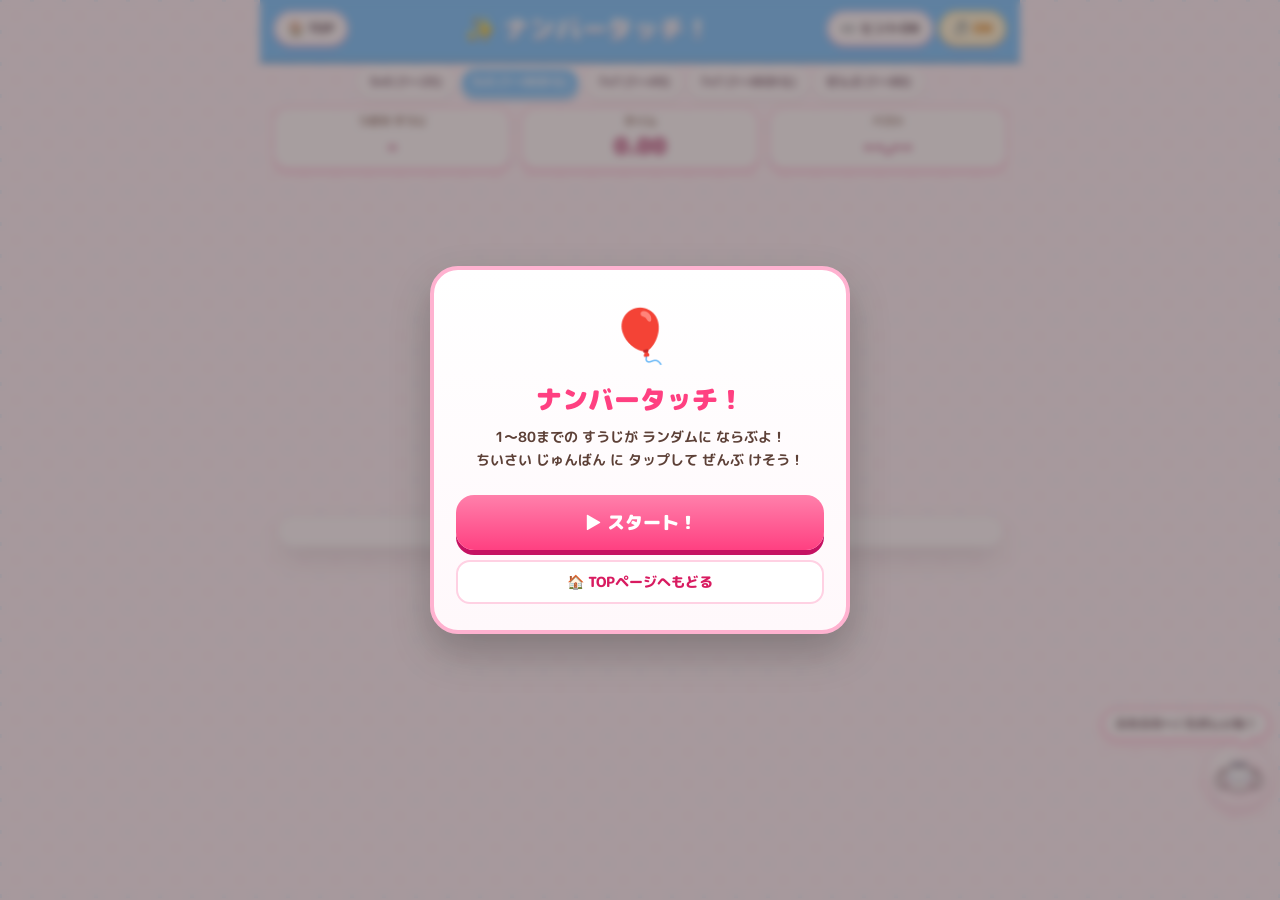
<file: number-touch.html>
<!DOCTYPE html>
<html lang="ja">

<head>
  <meta charset="UTF-8">
  <meta name="viewport" content="width=device-width, initial-scale=1.0, maximum-scale=1.0, user-scalable=no">
  <title>ナンバータッチ！1〜80 | けいさんアドベンチャー</title>
  <link rel="preconnect" href="https://fonts.googleapis.com">
  <link rel="preconnect" href="https://fonts.gstatic.com" crossorigin>
  <link href="https://fonts.googleapis.com/css2?family=Potta+One&family=M+PLUS+Rounded+1c:wght@700;800;900&display=swap"
    rel="stylesheet">
  <style>
    :root {
      --bg1: #fff0f6;
      --bg2: #e0f7fa;
      --bg3: #fff9c4;
      --pink: #ff6b9d;
      --pink-dark: #d81b60;
      --blue: #4fc3f7;
      --blue-dark: #0288d1;
      --yellow: #ffd54f;
      --mint: #69f0ae;
      --text: #3d2c2e;
    }

    * {
      box-sizing: border-box;
      margin: 0;
      padding: 0;
      -webkit-tap-highlight-color: transparent;
      user-select: none;
    }

    html,
    body {
      height: 100%;
      overflow: hidden;
      font-family: 'M PLUS Rounded 1c', sans-serif;
      background: linear-gradient(135deg, var(--bg1) 0%, var(--bg3) 50%, var(--bg2) 100%);
      color: var(--text);
    }

    .wrap {
      height: 100dvh;
      max-width: 760px;
      margin: 0 auto;
      padding: 0 12px 14px;
      display: flex;
      flex-direction: column;
      gap: 8px;
    }

    /* Header (単色メインバー) */
    .top-bar {
      display: flex;
      align-items: center;
      justify-content: space-between;
      gap: 8px;
      flex-shrink: 0;
      margin: 0 -12px;
      padding: 10px 14px;
      background: #ff6b9d;
      box-shadow: 0 3px 0 #e0487b;
    }

    .pill-btn {
      display: inline-flex;
      align-items: center;
      gap: 4px;
      padding: 6px 12px;
      border-radius: 999px;
      border: 2px solid #fff;
      background: #fff;
      color: var(--text);
      font-family: inherit;
      font-weight: 800;
      font-size: 13px;
      text-decoration: none;
      cursor: pointer;
      box-shadow: 0 2px 0 rgba(0, 0, 0, 0.12);
      transition: transform 0.1s;
    }

    .pill-btn:active {
      transform: translateY(2px);
    }

    .pill-btn.sound-on {
      background: #fff3e0;
      border-color: #fff;
      color: #e65100;
    }

    .pill-btn:active {
      transform: translateY(2px);
    }

    .pill-btn.sound-on {
      background: #fff3e0;
      border-color: #ffb74d;
      color: #e65100;
    }

    .game-title {
      font-family: 'M PLUS Rounded 1c', sans-serif;
      font-weight: 900;
      font-size: clamp(18px, 4vw, 25px);
      color: #fff;
      text-shadow: 0 2px 0 #c51162;
      text-align: center;
      white-space: nowrap;
    }

    /* HUD */
    .hud {
      display: grid;
      grid-template-columns: 1fr 1fr 1fr;
      gap: 8px;
      flex-shrink: 0;
    }

    .hud-box {
      background: rgba(255, 255, 255, 0.9);
      border: 2.5px solid #ffd1e3;
      border-radius: 16px;
      padding: 6px 10px;
      text-align: center;
      box-shadow: 0 4px 10px rgba(255, 107, 157, 0.12);
    }

    .hud-lbl {
      font-size: 10.5px;
      font-weight: 800;
      color: #8d6e63;
    }

    .hud-val {
      font-size: clamp(17px, 3.6vw, 22px);
      font-weight: 900;
      color: #d81b60;
      font-variant-numeric: tabular-nums;
    }

    .hud-box.timer .hud-val {
      color: #0288d1;
    }

    .hud-box.best .hud-val {
      color: #ef6c00;
    }

    /* Mode Selector Bar */
    .mode-bar {
      display: flex;
      gap: 6px;
      justify-content: center;
      flex-wrap: wrap;
      flex-shrink: 0;
    }

    .mode-chip {
      padding: 5px 10px;
      border-radius: 999px;
      border: 2px solid #fff;
      background: rgba(255, 255, 255, 0.8);
      font-family: inherit;
      font-size: 11.5px;
      font-weight: 800;
      color: #5d4037;
      cursor: pointer;
      box-shadow: 0 2px 5px rgba(0, 0, 0, 0.08);
      transition: all 0.12s;
    }

    .mode-chip.active {
      background: #ff4081;
      color: #fff;
      box-shadow: 0 3px 0 #c51162;
    }

    /* Board Container */
    .board-stage {
      flex: 1;
      min-height: 0;
      display: flex;
      align-items: center;
      justify-content: center;
      position: relative;
    }

    .board {
      display: grid;
      gap: var(--cell-gap, 6px);
      padding: 10px;
      background: rgba(255, 255, 255, 0.72);
      border: 4px solid #fff;
      border-radius: 24px;
      box-shadow: 0 12px 28px rgba(0, 0, 0, 0.1);
      max-width: 100%;
      max-height: 100%;
    }

    .num-cell {
      width: var(--cell-size, 52px);
      height: var(--cell-size, 52px);
      border-radius: var(--cell-rad, 14px);
      border: 2.5px solid #fff;
      font-family: 'M PLUS Rounded 1c', sans-serif;
      font-weight: 900;
      font-size: var(--cell-font, 20px);
      color: #fff;
      cursor: pointer;
      display: flex;
      align-items: center;
      justify-content: center;
      box-shadow: 0 4px 0 rgba(0, 0, 0, 0.16);
      transition: transform 0.1s, opacity 0.18s;
      position: relative;
    }

    .num-cell:active {
      transform: translateY(3px) scale(0.95);
      box-shadow: 0 1px 0 rgba(0, 0, 0, 0.16);
    }

    .c-0 {
      background: linear-gradient(180deg, #ff80ab 0%, #ff4081 100%);
      box-shadow: 0 4px 0 #c51162;
    }

    .c-1 {
      background: linear-gradient(180deg, #4fc3f7 0%, #03a9f4 100%);
      box-shadow: 0 4px 0 #0277bd;
    }

    .c-2 {
      background: linear-gradient(180deg, #ffb74d 0%, #ff9800 100%);
      box-shadow: 0 4px 0 #e65100;
    }

    .c-3 {
      background: linear-gradient(180deg, #81c784 0%, #4caf50 100%);
      box-shadow: 0 4px 0 #2e7d32;
    }

    .c-4 {
      background: linear-gradient(180deg, #ba68c8 0%, #9c27b0 100%);
      box-shadow: 0 4px 0 #6a1b9a;
    }

    .num-cell.cleared {
      opacity: 0;
      pointer-events: none;
      transform: scale(1.25);
    }

    .num-cell.wrong {
      animation: shake 0.3s ease;
    }

    @keyframes shake {

      0%,
      100% {
        transform: translateX(0);
      }

      25% {
        transform: translateX(-5px) rotate(-3deg);
      }

      75% {
        transform: translateX(5px) rotate(3deg);
      }
    }

    /* Overlay Screens */
    .overlay {
      position: fixed;
      inset: 0;
      background: rgba(61, 44, 46, 0.45);
      backdrop-filter: blur(4px);
      display: flex;
      align-items: center;
      justify-content: center;
      padding: 18px;
      z-index: 50;
    }

    .overlay.hidden {
      display: none;
    }

    .modal-card {
      background: linear-gradient(180deg, #ffffff 0%, #fff8fb 100%);
      border: 4px solid #ffb2d0;
      border-radius: 28px;
      padding: 26px 22px;
      max-width: 420px;
      width: 100%;
      text-align: center;
      box-shadow: 0 18px 40px rgba(0, 0, 0, 0.22);
      animation: popIn 0.28s cubic-bezier(0.34, 1.56, 0.64, 1);
    }

    @keyframes popIn {
      from {
        transform: scale(0.8);
        opacity: 0;
      }

      to {
        transform: scale(1);
        opacity: 1;
      }
    }

    .modal-emoji {
      font-size: 52px;
      margin-bottom: 6px;
    }

    .modal-h {
      font-family: 'M PLUS Rounded 1c', sans-serif;
      font-weight: 900;
      font-size: 26px;
      color: #ff4081;
      margin-bottom: 8px;
    }

    .modal-p {
      font-size: 14px;
      font-weight: 700;
      color: #5d4037;
      line-height: 1.6;
      margin-bottom: 16px;
    }

    .result-time {
      font-size: 38px;
      font-weight: 900;
      color: #0288d1;
      margin: 6px 0;
      font-variant-numeric: tabular-nums;
    }

    .new-rec {
      display: inline-block;
      background: #ffca28;
      color: #4e342e;
      font-weight: 900;
      font-size: 13px;
      padding: 3px 14px;
      border-radius: 999px;
      margin-bottom: 12px;
      animation: pulse 0.8s infinite alternate;
    }

    @keyframes pulse {
      from {
        transform: scale(1);
      }

      to {
        transform: scale(1.08);
      }
    }

    .big-btn {
      width: 100%;
      padding: 14px 20px;
      border-radius: 18px;
      border: none;
      background: linear-gradient(180deg, #ff80ab 0%, #ff4081 100%);
      color: #fff;
      font-family: inherit;
      font-size: 18px;
      font-weight: 900;
      cursor: pointer;
      box-shadow: 0 5px 0 #c51162;
      margin-top: 8px;
    }

    .big-btn:active {
      transform: translateY(3px);
      box-shadow: 0 2px 0 #c51162;
    }

    .sub-btn {
      width: 100%;
      padding: 10px 16px;
      border-radius: 14px;
      border: 2px solid #ffd1e3;
      background: #fff;
      color: #d81b60;
      font-family: inherit;
      font-size: 14px;
      font-weight: 800;
      cursor: pointer;
      margin-top: 10px;
      text-decoration: none;
      display: inline-block;
    }

    /* Confetti Canvas */
    #confetti-canvas {
      position: fixed;
      inset: 0;
      pointer-events: none;
      z-index: 60;
    }
  </style>
  <link rel="stylesheet" href="kawaii-theme.css">
  <script src="kawaii-mascots.js" defer></script>
</head>

<body class="theme-pastel-blue" data-mascot="fuwawan">
  <canvas id="confetti-canvas"></canvas>

  <div class="wrap">
    <div class="top-bar">
      <a href="index.html" class="pill-btn">🏠 TOP</a>
      <h1 class="game-title">✨ ナンバータッチ！</h1>
      <div style="display:flex;gap:6px;">
        <button id="btn-hint" class="pill-btn" onclick="toggleHint()">👀 ヒントON</button>
        <button id="btn-sound" class="pill-btn sound-on" onclick="toggleSound()">🎵 ON</button>
      </div>
    </div>

    <div class="mode-bar" id="mode-bar">
      <button class="mode-chip" data-mode="5x5_seq" onclick="selectMode('5x5_seq')">5×5 (1〜25)</button>
      <button class="mode-chip active" data-mode="5x5_rand80" onclick="selectMode('5x5_rand80')">5×5 (1〜80から)</button>
      <button class="mode-chip" data-mode="7x7_seq" onclick="selectMode('7x7_seq')">7×7 (1〜49)</button>
      <button class="mode-chip" data-mode="7x7_rand80" onclick="selectMode('7x7_rand80')">7×7 (1〜80から)</button>
      <button class="mode-chip" data-mode="8x10_80" onclick="selectMode('8x10_80')">ぜんぶ (1〜80)</button>
    </div>

    <div class="hud">
      <div class="hud-box">
        <div class="hud-lbl">つぎの すうじ</div>
        <div class="hud-val" id="hud-next">-</div>
      </div>
      <div class="hud-box timer">
        <div class="hud-lbl">タイム</div>
        <div class="hud-val" id="hud-time">0.00</div>
      </div>
      <div class="hud-box best">
        <div class="hud-lbl">ベスト</div>
        <div class="hud-val" id="hud-best">--.--</div>
      </div>
    </div>

    <div class="board-stage" id="board-stage">
      <div class="board" id="board"></div>
    </div>
  </div>

  <!-- Start Modal -->
  <div class="overlay" id="start-overlay">
    <div class="modal-card">
      <div class="modal-emoji">🎈</div>
      <div class="modal-h">ナンバータッチ！</div>
      <p class="modal-p">
        1〜80までの すうじが ランダムに ならぶよ！<br>
        <b>ちいさい じゅんばん</b> に タップして ぜんぶ けそう！
      </p>
      <button class="big-btn" onclick="startGame()">▶ スタート！</button>
      <a href="index.html" class="sub-btn">🏠 TOPページへもどる</a>
    </div>
  </div>

  <!-- Clear Modal -->
  <div class="overlay hidden" id="clear-overlay">
    <div class="modal-card">
      <div class="modal-emoji">🏆</div>
      <div class="modal-h">クリア おめでとう！</div>
      <div class="result-time" id="clear-time">0.00びょう</div>
      <div id="clear-new-rec" class="new-rec" style="display:none;">🎉 NEW RECORD!</div>
      <p class="modal-p" id="clear-msg">すばらしい スピードだね！</p>
      <button class="big-btn" onclick="startGame()">🔄 もういちど あそぶ</button>
      <a href="index.html" class="sub-btn">🏠 TOPページへもどる</a>
    </div>
  </div>

  <script>
    const BEST_KEY = 'NUMBER_TOUCH_BEST_V1';
    function addAdventureCoins(earnedCoins, solvedDelta = 0) {
      try {
        const raw = localStorage.getItem('KEISAN_ADVENTURE_SAVE_V1');
        const st = raw ? JSON.parse(raw) : { coins: 0, stars: 0, totalSolved: 0 };
        st.coins = (st.coins || 0) + earnedCoins;
        if (solvedDelta > 0) st.totalSolved = (st.totalSolved || 0) + solvedDelta;
        localStorage.setItem('KEISAN_ADVENTURE_SAVE_V1', JSON.stringify(st));
        return st.coins;
      } catch (e) { return 0; }
    }
    const MODES = {
      '5x5_seq': { cols: 5, rows: 5, count: 25, maxNum: 25, label: '5×5 (1〜25)' },
      '5x5_rand80': { cols: 5, rows: 5, count: 25, maxNum: 80, label: '5×5 (1〜80から25個)' },
      '7x7_seq': { cols: 7, rows: 7, count: 49, maxNum: 49, label: '7×7 (1〜49)' },
      '7x7_rand80': { cols: 7, rows: 7, count: 49, maxNum: 80, label: '7×7 (1〜80から49個)' },
      '8x10_80': { cols: 10, rows: 8, count: 80, maxNum: 80, label: 'ぜんぶ (1〜80)' }
    };

    let currentMode = '5x5_rand80';
    let sortedTargets = [];
    let targetIdx = 0;
    let startTime = 0;
    let timerRaf = null;
    let isPlaying = false;
    let soundOn = true;
    let showHint = true;
    let bestTimes = {};
    try { bestTimes = JSON.parse(localStorage.getItem(BEST_KEY) || '{}'); } catch (e) { }

    // ─── かわいいPOPな Web Audio BGM & SE ────────────────
    class PopAudio {
      constructor() {
        this.ctx = null;
        this.bgmTimer = null;
        this.step = 0;
      }
      init() {
        if (!this.ctx) {
          const AC = window.AudioContext || window.webkitAudioContext;
          this.ctx = new AC();
        }
        if (this.ctx.state === 'suspended') this.ctx.resume();
      }
      tone(freq, dur, type = 'sine', vol = 0.18, delay = 0) {
        if (!soundOn) return;
        this.init();
        const t = this.ctx.currentTime + delay;
        const osc = this.ctx.createOscillator();
        const gain = this.ctx.createGain();
        osc.type = type;
        osc.frequency.setValueAtTime(freq, t);
        gain.gain.setValueAtTime(vol, t);
        gain.gain.exponentialRampToValueAtTime(0.001, t + dur);
        osc.connect(gain);
        gain.connect(this.ctx.destination);
        osc.start(t);
        osc.stop(t + dur);
      }
      playPop(comboIdx) {
        const scale = [523.25, 587.33, 659.25, 698.46, 783.99, 880.00, 987.77, 1046.5];
        const f = scale[comboIdx % scale.length];
        this.tone(f, 0.12, 'triangle', 0.22);
        this.tone(f * 1.5, 0.09, 'sine', 0.12, 0.03);
      }
      playWrong() {
        this.tone(190, 0.14, 'sawtooth', 0.14);
        this.tone(150, 0.18, 'sawtooth', 0.12, 0.08);
      }
      playStart() {
        [523.25, 659.25, 783.99, 1046.5].forEach((f, i) => {
          this.tone(f, 0.12, 'triangle', 0.2, i * 0.07);
        });
      }
      playClear() {
        const notes = [523.25, 659.25, 783.99, 1046.5, 783.99, 1046.5, 1318.5];
        const times = [0, 0.1, 0.2, 0.3, 0.45, 0.56, 0.7];
        notes.forEach((f, i) => this.tone(f, 0.24, 'triangle', 0.24, times[i]));
      }
      startBGM() {
        this.stopBGM();
        if (!soundOn) return;
        this.init();
        // かわいいマーチ風ピコピコループ
        const melody = [523.25, 659.25, 783.99, 659.25, 587.33, 698.46, 880.0, 698.46];
        const bass = [261.63, 0, 392.00, 0, 293.66, 0, 440.0, 0];
        this.step = 0;
        this.bgmTimer = setInterval(() => {
          if (!soundOn || !isPlaying) return;
          const idx = this.step % melody.length;
          this.tone(melody[idx], 0.16, 'sine', 0.045);
          if (bass[idx]) this.tone(bass[idx], 0.22, 'triangle', 0.04);
          this.step++;
        }, 230);
      }
      stopBGM() {
        if (this.bgmTimer) {
          clearInterval(this.bgmTimer);
          this.bgmTimer = null;
        }
      }
    }
    const audio = new PopAudio();

    function toggleSound() {
      soundOn = !soundOn;
      const btn = document.getElementById('btn-sound');
      btn.textContent = soundOn ? '🎵 ON' : '🔇 OFF';
      btn.classList.toggle('sound-on', soundOn);
      if (soundOn && isPlaying) audio.startBGM();
      else audio.stopBGM();
    }

    function toggleHint() {
      showHint = !showHint;
      document.getElementById('btn-hint').textContent = showHint ? '👀 ヒントON' : '🙈 ヒントOFF';
      updateNextHud();
    }

    function updateNextHud() {
      const el = document.getElementById('hud-next');
      if (!isPlaying) { el.textContent = '-'; return; }
      el.textContent = showHint ? (sortedTargets[targetIdx] ?? '-') : '???';
    }

    function updateBestHud() {
      const b = bestTimes[currentMode];
      document.getElementById('hud-best').textContent = b ? b.toFixed(2) : '--.--';
    }

    function selectMode(mode) {
      currentMode = mode;
      document.querySelectorAll('.mode-chip').forEach(ch => {
        ch.classList.toggle('active', ch.dataset.mode === mode);
      });
      updateBestHud();
      if (isPlaying) {
        startGame();
      } else {
        layoutBoard();
      }
    }

    function shuffle(arr) {
      for (let i = arr.length - 1; i > 0; i--) {
        const j = Math.floor(Math.random() * (i + 1));
        [arr[i], arr[j]] = [arr[j], arr[i]];
      }
      return arr;
    }

    function layoutBoard() {
      const cfg = MODES[currentMode];
      const stage = document.getElementById('board-stage');
      const board = document.getElementById('board');
      const rect = stage.getBoundingClientRect();
      const isPortrait = rect.height > rect.width;
      const cols = isPortrait ? Math.min(cfg.cols, cfg.rows) : Math.max(cfg.cols, cfg.rows);
      const rows = isPortrait ? Math.max(cfg.cols, cfg.rows) : Math.min(cfg.cols, cfg.rows);
      const gap = Math.max(cols, rows) >= 9 ? 5 : (Math.max(cols, rows) >= 7 ? 5 : 7);
      const maxW = Math.floor((rect.width - 24 - gap * (cols - 1)) / cols);
      const maxH = Math.floor((rect.height - 24 - gap * (rows - 1)) / rows);
      const cellSize = Math.max(26, Math.min(maxW, maxH));
      const fontSize = Math.max(13, Math.floor(cellSize * 0.42));
      const radius = Math.max(6, Math.floor(cellSize * 0.24));

      board.style.gridTemplateColumns = `repeat(${cols}, ${cellSize}px)`;
      board.style.setProperty('--cell-size', cellSize + 'px');
      board.style.setProperty('--cell-gap', gap + 'px');
      board.style.setProperty('--cell-font', fontSize + 'px');
      board.style.setProperty('--cell-rad', radius + 'px');
    }

    function startGame() {
      document.getElementById('start-overlay').classList.add('hidden');
      document.getElementById('clear-overlay').classList.add('hidden');
      stopConfetti();

      const cfg = MODES[currentMode];
      let pool = [];
      for (let n = 1; n <= cfg.maxNum; n++) pool.push(n);
      if (cfg.count < cfg.maxNum) {
        shuffle(pool);
        pool = pool.slice(0, cfg.count);
      }

      sortedTargets = pool.slice().sort((a, b) => a - b);
      const boardNums = shuffle(pool.slice());
      targetIdx = 0;

      layoutBoard();
      const board = document.getElementById('board');
      board.innerHTML = '';
      boardNums.forEach((num, idx) => {
        const btn = document.createElement('button');
        btn.className = 'num-cell c-' + (idx % 5);
        btn.textContent = num;
        btn.onclick = () => onCellTap(btn, num);
        board.appendChild(btn);
      });

      isPlaying = true;
      updateNextHud();
      updateBestHud();
      startTime = performance.now();
      if (timerRaf) cancelAnimationFrame(timerRaf);
      const tick = () => {
        if (!isPlaying) return;
        const sec = (performance.now() - startTime) / 1000;
        document.getElementById('hud-time').textContent = sec.toFixed(2);
        timerRaf = requestAnimationFrame(tick);
      };
      timerRaf = requestAnimationFrame(tick);

      audio.playStart();
      audio.startBGM();
    }

    function onCellTap(btn, num) {
      if (!isPlaying || btn.classList.contains('cleared')) return;
      const expected = sortedTargets[targetIdx];
      if (num === expected) {
        btn.classList.add('cleared');
        audio.playPop(targetIdx);
        targetIdx++;
        if (targetIdx >= sortedTargets.length) {
          finishGame();
        } else {
          updateNextHud();
        }
      } else {
        btn.classList.remove('wrong');
        void btn.offsetWidth;
        btn.classList.add('wrong');
        audio.playWrong();
      }
    }

    function finishGame() {
      isPlaying = false;
      audio.stopBGM();
      if (timerRaf) cancelAnimationFrame(timerRaf);
      const finalSec = (performance.now() - startTime) / 1000;
      document.getElementById('hud-time').textContent = finalSec.toFixed(2);
      document.getElementById('hud-next').textContent = '🎉';

      const prevBest = bestTimes[currentMode];
      const isNew = !prevBest || finalSec < prevBest;
      if (isNew) {
        bestTimes[currentMode] = finalSec;
        try { localStorage.setItem(BEST_KEY, JSON.stringify(bestTimes)); } catch (e) { }
      }
      updateBestHud();

      const earned = currentMode.startsWith('5x5') ? 10 : currentMode.startsWith('7x7') ? 20 : 35;
      addAdventureCoins(earned, 1);

      document.getElementById('clear-time').textContent = finalSec.toFixed(2) + ' びょう';
      document.getElementById('clear-new-rec').style.display = isNew ? 'inline-block' : 'none';
      document.getElementById('clear-msg').innerHTML = `${MODES[currentMode].label} を クリアしたよ！<br><span style="color:#ef6c00;font-weight:900;">🪙 +${earned}コイン ゲット！</span>`;
      document.getElementById('clear-overlay').classList.remove('hidden');

      audio.playClear();
      startConfetti();
    }

    // ─── クリア時 紙吹雪演出 ────────────────────────────────
    let confettiPieces = [];
    let confettiRaf = null;
    function startConfetti() {
      const canvas = document.getElementById('confetti-canvas');
      const ctx = canvas.getContext('2d');
      canvas.width = window.innerWidth;
      canvas.height = window.innerHeight;
      const colors = ['#ff4081', '#4fc3f7', '#ffd54f', '#69f0ae', '#ba68c8', '#ff9800'];
      confettiPieces = Array.from({ length: 110 }, () => ({
        x: Math.random() * canvas.width,
        y: Math.random() * -canvas.height,
        w: 8 + Math.random() * 8,
        h: 6 + Math.random() * 6,
        c: colors[Math.floor(Math.random() * colors.length)],
        vy: 2.5 + Math.random() * 4,
        vx: (Math.random() - 0.5) * 2.5,
        rot: Math.random() * Math.PI * 2,
        vr: (Math.random() - 0.5) * 0.2
      }));
      const loop = () => {
        ctx.clearRect(0, 0, canvas.width, canvas.height);
        confettiPieces.forEach(p => {
          p.x += p.vx;
          p.y += p.vy;
          p.rot += p.vr;
          if (p.y > canvas.height + 20) {
            p.y = -20;
            p.x = Math.random() * canvas.width;
          }
          ctx.save();
          ctx.translate(p.x, p.y);
          ctx.rotate(p.rot);
          ctx.fillStyle = p.c;
          ctx.fillRect(-p.w / 2, -p.h / 2, p.w, p.h);
          ctx.restore();
        });
        confettiRaf = requestAnimationFrame(loop);
      };
      loop();
    }
    function stopConfetti() {
      if (confettiRaf) cancelAnimationFrame(confettiRaf);
      confettiRaf = null;
      const canvas = document.getElementById('confetti-canvas');
      canvas.getContext('2d').clearRect(0, 0, canvas.width, canvas.height);
    }

    window.addEventListener('resize', layoutBoard);
    updateBestHud();
    layoutBoard();
  </script>
</body>

</html>
</file>
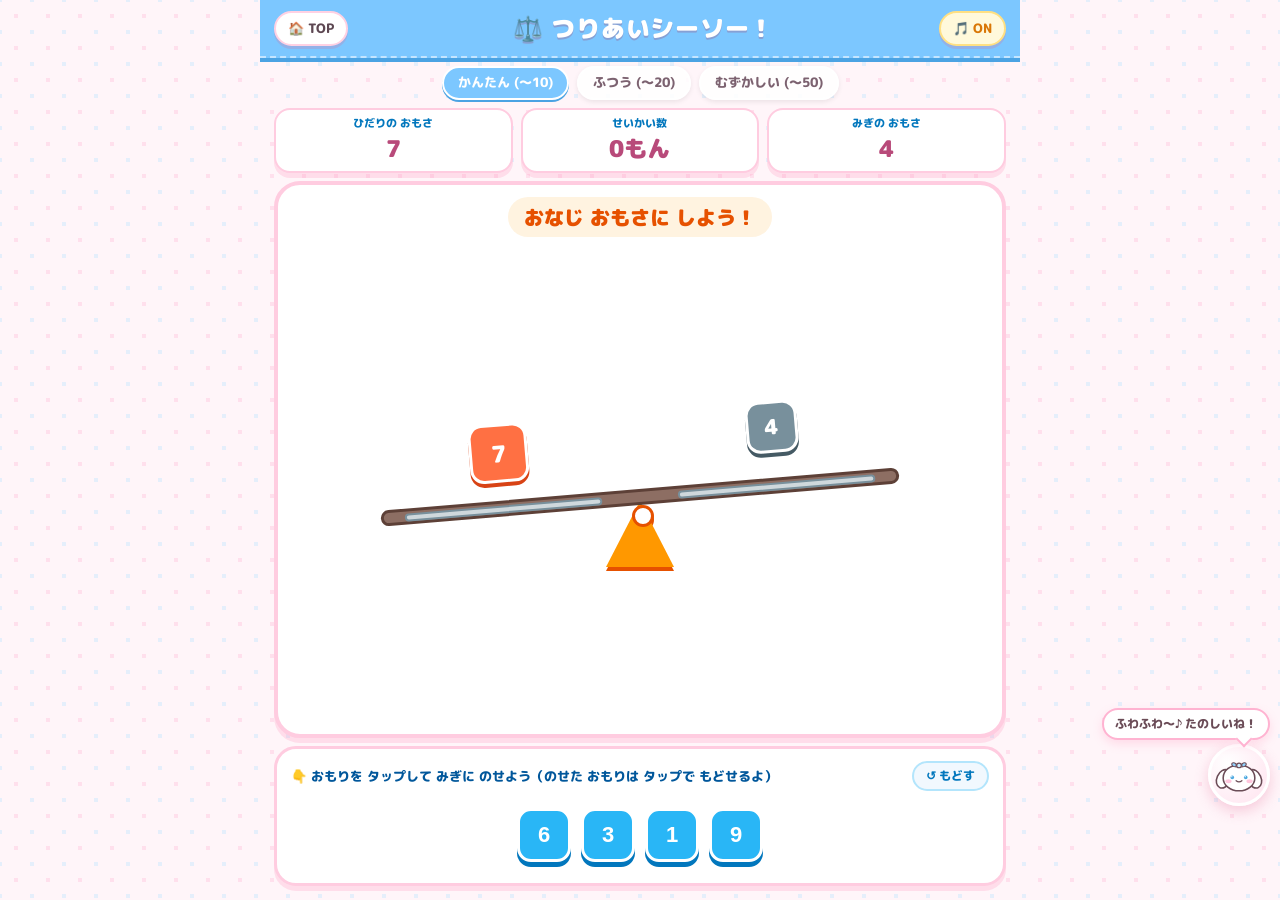
<file: seesaw-game.html>
<!DOCTYPE html>
<html lang="ja">

<head>
  <meta charset="UTF-8">
  <meta name="viewport" content="width=device-width, initial-scale=1.0, maximum-scale=1.0, user-scalable=no">
  <title>つりあいシーソー！ | けいさんアドベンチャー</title>
  <link rel="preconnect" href="https://fonts.googleapis.com">
  <link rel="preconnect" href="https://fonts.gstatic.com" crossorigin>
  <link href="https://fonts.googleapis.com/css2?family=Potta+One&family=M+PLUS+Rounded+1c:wght@700;800;900&display=swap"
    rel="stylesheet">
  <style>
    :root {
      --pri: #0288d1;
      --pri-dark: #01579b;
      --text: #263238;
    }

    * {
      box-sizing: border-box;
      margin: 0;
      padding: 0;
      -webkit-tap-highlight-color: transparent;
      user-select: none;
    }

    html,
    body {
      height: 100%;
      overflow: hidden;
      font-family: 'M PLUS Rounded 1c', sans-serif;
      background: #e1f5fe;
      color: var(--text);
    }

    .wrap {
      height: 100dvh;
      max-width: 760px;
      margin: 0 auto;
      padding: 0 14px 14px;
      display: flex;
      flex-direction: column;
      gap: 8px;
    }

    /* 単色メインバー */
    .top-bar {
      display: flex;
      align-items: center;
      justify-content: space-between;
      gap: 8px;
      flex-shrink: 0;
      margin: 0 -14px;
      padding: 10px 14px;
      background: var(--pri);
      box-shadow: 0 3px 0 var(--pri-dark);
    }

    .pill-btn {
      display: inline-flex;
      align-items: center;
      gap: 4px;
      padding: 6px 12px;
      border-radius: 999px;
      border: 2px solid #fff;
      background: #fff;
      color: var(--text);
      font-family: inherit;
      font-weight: 800;
      font-size: 13px;
      text-decoration: none;
      cursor: pointer;
      box-shadow: 0 2px 0 rgba(0, 0, 0, 0.12);
    }

    .pill-btn:active {
      transform: translateY(2px);
    }

    .pill-btn.sound-on {
      background: #fff8e1;
      color: #ef6c00;
    }

    .game-title {
      font-family: 'M PLUS Rounded 1c', sans-serif;
      font-weight: 900;
      font-size: clamp(18px, 4vw, 24px);
      color: #fff;
      text-shadow: 0 2px 0 var(--pri-dark);
      white-space: nowrap;
    }

    /* 難易度バー */
    .mode-bar {
      display: flex;
      gap: 8px;
      justify-content: center;
      flex-shrink: 0;
    }

    .mode-chip {
      padding: 6px 14px;
      border-radius: 999px;
      border: 2px solid #fff;
      background: rgba(255, 255, 255, 0.88);
      font-family: inherit;
      font-size: 12.5px;
      font-weight: 800;
      color: #01579b;
      cursor: pointer;
      box-shadow: 0 2px 5px rgba(0, 0, 0, 0.08);
    }

    .mode-chip.active {
      background: #ff9800;
      color: #fff;
      box-shadow: 0 3px 0 #e65100;
    }

    /* HUD */
    .hud {
      display: grid;
      grid-template-columns: repeat(3, 1fr);
      gap: 8px;
      flex-shrink: 0;
    }

    .hud-box {
      background: #fff;
      border: 2.5px solid #b3e5fc;
      border-radius: 16px;
      padding: 6px 8px;
      text-align: center;
    }

    .hud-lbl {
      font-size: 10.5px;
      font-weight: 800;
      color: #0277bd;
    }

    .hud-val {
      font-size: clamp(18px, 4vw, 23px);
      font-weight: 900;
      color: #01579b;
    }

    .hud-box.left .hud-val {
      color: #d84315;
    }

    .hud-box.right .hud-val {
      color: #2e7d32;
    }

    /* シーソーステージ */
    .stage {
      flex: 1;
      min-height: 0;
      background: #fff;
      border: 4px solid #b3e5fc;
      border-radius: 26px;
      position: relative;
      display: flex;
      flex-direction: column;
      align-items: center;
      justify-content: center;
      overflow: hidden;
      padding: 16px 12px 18px;
      box-shadow: 0 10px 24px rgba(1, 87, 155, 0.08);
    }

    .status-msg {
      position: absolute;
      top: 12px;
      left: 50%;
      transform: translateX(-50%);
      font-size: clamp(15px, 3.5vw, 20px);
      font-weight: 900;
      padding: 5px 16px;
      border-radius: 999px;
      white-space: nowrap;
      z-index: 10;
    }

    .status-msg.tilt {
      background: #fff3e0;
      color: #e65100;
    }

    .status-msg.over {
      background: #ffebee;
      color: #c62828;
    }

    .status-msg.even {
      background: #ffca28;
      color: #4e342e;
      font-size: clamp(20px, 5vw, 28px);
      padding: 8px 24px;
      box-shadow: 0 4px 12px rgba(255, 193, 7, 0.45);
      animation: popIn 0.3s cubic-bezier(0.34, 1.56, 0.64, 1);
    }

    @keyframes popIn {
      from {
        transform: translateX(-50%) scale(0.6);
        opacity: 0;
      }

      to {
        transform: translateX(-50%) scale(1);
        opacity: 1;
      }
    }

    .seesaw-assembly {
      position: relative;
      width: min(92%, 520px);
      height: 190px;
      display: flex;
      align-items: flex-end;
      justify-content: center;
      margin-top: 26px;
    }

    /* 支点（三角スタンド） */
    .fulcrum {
      width: 0;
      height: 0;
      border-left: 34px solid transparent;
      border-right: 34px solid transparent;
      border-bottom: 66px solid #ff9800;
      position: relative;
      z-index: 2;
      filter: drop-shadow(0 4px 0 #e65100);
    }

    .fulcrum::after {
      content: '';
      position: absolute;
      left: -8px;
      top: 4px;
      width: 16px;
      height: 16px;
      border-radius: 50%;
      background: #fff;
      border: 3px solid #e65100;
    }

    /* 傾く板 */
    .beam {
      position: absolute;
      bottom: 62px;
      left: 0;
      right: 0;
      height: 16px;
      background: #8d6e63;
      border: 3px solid #5d4037;
      border-radius: 999px;
      transform-origin: center center;
      transition: transform 0.45s cubic-bezier(0.34, 1.56, 0.64, 1);
      z-index: 3;
      display: flex;
      justify-content: space-between;
      align-items: flex-end;
      padding: 0 12px;
    }

    .pan {
      width: 44%;
      display: flex;
      align-items: flex-end;
      justify-content: center;
      flex-wrap: wrap-reverse;
      gap: 6px;
      padding-bottom: 14px;
      min-height: 90px;
      position: relative;
    }

    .pan-plate {
      position: absolute;
      bottom: 0;
      left: 4%;
      right: 4%;
      height: 8px;
      background: #cfd8dc;
      border: 2px solid #78909c;
      border-radius: 6px;
    }

    /* おもり（数値が大きいほど大きく見える） */
    .weight {
      width: var(--w-size, 48px);
      height: var(--w-size, 48px);
      border-radius: 14px;
      border: 3px solid #fff;
      display: inline-flex;
      align-items: center;
      justify-content: center;
      font-weight: 900;
      font-size: var(--w-font, 20px);
      color: #fff;
      box-shadow: 0 4px 0 rgba(0, 0, 0, 0.2);
      position: relative;
      z-index: 2;
      transition: transform 0.12s;
    }

    .weight.fixed-left {
      background: #ff7043;
      box-shadow: 0 4px 0 #d84315;
    }

    .weight.fixed-right {
      background: #78909c;
      box-shadow: 0 4px 0 #455a64;
    }

    .weight.added-right {
      background: #4caf50;
      box-shadow: 0 4px 0 #2e7d32;
      cursor: pointer;
    }

    .weight.added-right:hover {
      transform: translateY(-2px);
    }

    .weight.added-right::after {
      content: '×';
      position: absolute;
      top: -6px;
      right: -6px;
      width: 18px;
      height: 18px;
      border-radius: 50%;
      background: #fff;
      color: #2e7d32;
      font-size: 12px;
      display: flex;
      align-items: center;
      justify-content: center;
      box-shadow: 0 1px 3px rgba(0, 0, 0, 0.25);
    }

    /* 下部トレイ（選択肢） */
    .tray-card {
      flex-shrink: 0;
      background: #fff;
      border: 3px solid #b3e5fc;
      border-radius: 22px;
      padding: 12px 14px 14px;
      box-shadow: 0 6px 16px rgba(0, 0, 0, 0.06);
    }

    .tray-hd {
      display: flex;
      justify-content: space-between;
      align-items: center;
      margin-bottom: 10px;
    }

    .tray-lbl {
      font-size: 13px;
      font-weight: 800;
      color: #01579b;
    }

    .reset-btn {
      padding: 4px 12px;
      border-radius: 999px;
      border: 2px solid #b3e5fc;
      background: #f1f8fe;
      font-family: inherit;
      font-size: 12px;
      font-weight: 800;
      color: #0277bd;
      cursor: pointer;
    }

    .tray-items {
      display: flex;
      align-items: center;
      justify-content: center;
      gap: 10px;
      flex-wrap: wrap;
      min-height: 68px;
    }

    .weight.choice {
      --w-size: 54px;
      --w-font: 22px;
      background: #29b6f6;
      box-shadow: 0 5px 0 #0277bd;
      cursor: pointer;
    }

    .weight.choice:active {
      transform: translateY(3px);
      box-shadow: 0 2px 0 #0277bd;
    }

    .weight.choice.used {
      opacity: 0.25;
      pointer-events: none;
      transform: scale(0.9);
    }

    #confetti-canvas {
      position: fixed;
      inset: 0;
      pointer-events: none;
      z-index: 60;
    }
  </style>
  <link rel="stylesheet" href="kawaii-theme.css">
  <script src="kawaii-mascots.js" defer></script>
</head>

<body class="theme-pastel-blue" data-mascot="fuwawan">
  <canvas id="confetti-canvas"></canvas>

  <div class="wrap">
    <div class="top-bar">
      <a href="index.html" class="pill-btn">🏠 TOP</a>
      <h1 class="game-title">⚖️ つりあいシーソー！</h1>
      <button id="btn-sound" class="pill-btn sound-on" onclick="toggleSound()">🎵 ON</button>
    </div>

    <div class="mode-bar">
      <button class="mode-chip active" data-diff="easy" onclick="setDiff('easy')">かんたん (〜10)</button>
      <button class="mode-chip" data-diff="normal" onclick="setDiff('normal')">ふつう (〜20)</button>
      <button class="mode-chip" data-diff="hard" onclick="setDiff('hard')">むずかしい (〜50)</button>
    </div>

    <div class="hud">
      <div class="hud-box left">
        <div class="hud-lbl">ひだりの おもさ</div>
        <div class="hud-val" id="hud-left">0</div>
      </div>
      <div class="hud-box">
        <div class="hud-lbl">せいかい数</div>
        <div class="hud-val" id="hud-score">0もん</div>
      </div>
      <div class="hud-box right">
        <div class="hud-lbl">みぎの おもさ</div>
        <div class="hud-val" id="hud-right">0</div>
      </div>
    </div>

    <div class="stage">
      <div class="status-msg tilt" id="status-msg">おなじ おもさに しよう！</div>
      <div class="seesaw-assembly">
        <div class="beam" id="beam">
          <div class="pan" id="pan-left">
            <div class="pan-plate"></div>
          </div>
          <div class="pan" id="pan-right">
            <div class="pan-plate"></div>
          </div>
        </div>
        <div class="fulcrum"></div>
      </div>
    </div>

    <div class="tray-card">
      <div class="tray-hd">
        <span class="tray-lbl">👇 おもりを タップして みぎに のせよう（のせた おもりは タップで もどせるよ）</span>
        <button class="reset-btn" onclick="resetCurrent()">↺ もどす</button>
      </div>
      <div class="tray-items" id="tray-items"></div>
    </div>
  </div>

  <script>
    let diff = 'easy';
    let score = 0;
    let soundOn = true;
    let isCleared = false;

    let leftVal = 10;
    let rightBaseVal = 3;
    let trayOptions = []; // { id, val, used }
    let addedWeights = []; // { id, val }

    class Sfx {
      constructor() { this.ctx = null; }
      init() {
        if (!this.ctx) {
          const AC = window.AudioContext || window.webkitAudioContext;
          this.ctx = new AC();
        }
        if (this.ctx.state === 'suspended') this.ctx.resume();
      }
      tone(freq, dur, type = 'triangle', vol = 0.2, delay = 0) {
        if (!soundOn) return;
        this.init();
        const t = this.ctx.currentTime + delay;
        const osc = this.ctx.createOscillator();
        const g = this.ctx.createGain();
        osc.type = type;
        osc.frequency.setValueAtTime(freq, t);
        g.gain.setValueAtTime(vol, t);
        g.gain.exponentialRampToValueAtTime(0.001, t + dur);
        osc.connect(g);
        g.connect(this.ctx.destination);
        osc.start(t);
        osc.stop(t + dur);
      }
      put() { this.tone(523.25, 0.1, 'triangle', 0.22); }
      remove() { this.tone(392.0, 0.08, 'sine', 0.16); }
      clear() {
        [523.25, 659.25, 783.99, 1046.5].forEach((f, i) => this.tone(f, 0.22, 'triangle', 0.24, i * 0.08));
      }
    }
    const sfx = new Sfx();

    function toggleSound() {
      soundOn = !soundOn;
      const btn = document.getElementById('btn-sound');
      btn.textContent = soundOn ? '🎵 ON' : '🔇 OFF';
      btn.classList.toggle('sound-on', soundOn);
    }

    function setDiff(d) {
      diff = d;
      document.querySelectorAll('.mode-chip').forEach(c => c.classList.toggle('active', c.dataset.diff === d));
      newProblem();
    }

    function randInt(min, max) {
      return Math.floor(Math.random() * (max - min + 1)) + min;
    }

    function shuffle(arr) {
      for (let i = arr.length - 1; i > 0; i--) {
        const j = Math.floor(Math.random() * (i + 1));
        [arr[i], arr[j]] = [arr[j], arr[i]];
      }
      return arr;
    }

    function weightStyleVars(val, maxScaleBase) {
      // 数字が大きいほど見た目も大きくする
      const ratio = Math.min(1, Math.max(0, val / maxScaleBase));
      const size = Math.round(42 + ratio * 24);
      const font = Math.round(17 + ratio * 9);
      return `--w-size:${size}px;--w-font:${font}px;`;
    }

    function newProblem() {
      isCleared = false;
      stopConfetti();
      addedWeights = [];

      let maxTarget = 10;
      let neededParts = [];
      let totalChoices = 4;

      if (diff === 'easy') {
        maxTarget = 10;
        leftVal = randInt(4, 10);
        rightBaseVal = randInt(1, leftVal - 1);
        neededParts = [leftVal - rightBaseVal];
        totalChoices = 4;
      } else if (diff === 'normal') {
        maxTarget = 20;
        leftVal = randInt(8, 20);
        rightBaseVal = randInt(1, leftVal - 3);
        const need = leftVal - rightBaseVal;
        if (need >= 4 && Math.random() < 0.75) {
          const p1 = randInt(1, need - 1);
          neededParts = [p1, need - p1];
        } else {
          neededParts = [need];
        }
        totalChoices = 5;
      } else {
        maxTarget = 50;
        leftVal = randInt(18, 50);
        rightBaseVal = randInt(2, Math.floor(leftVal * 0.55));
        const need = leftVal - rightBaseVal;
        const p1 = randInt(2, Math.max(3, Math.floor(need * 0.5)));
        const rem = need - p1;
        if (rem >= 5 && Math.random() < 0.7) {
          const p2 = randInt(2, rem - 2);
          neededParts = [p1, p2, rem - p2];
        } else {
          neededParts = [p1, rem];
        }
        totalChoices = 6;
      }

      const opts = neededParts.slice();
      while (opts.length < totalChoices) {
        const dMax = diff === 'easy' ? 9 : (diff === 'normal' ? 15 : 25);
        const cand = randInt(1, dMax);
        if (!opts.includes(cand) || opts.length >= totalChoices - 1) {
          opts.push(cand);
        }
      }
      shuffle(opts);
      trayOptions = opts.map((v, idx) => ({ id: 'w_' + idx + '_' + Date.now(), val: v, used: false }));
      renderAll();
    }

    function addWeight(id) {
      if (isCleared) return;
      const opt = trayOptions.find(o => o.id === id);
      if (!opt || opt.used) return;
      opt.used = true;
      addedWeights.push({ id: opt.id, val: opt.val });
      sfx.put();
      renderAll();
      checkBalance();
    }

    function removeWeight(id) {
      if (isCleared) return;
      const idx = addedWeights.findIndex(w => w.id === id);
      if (idx < 0) return;
      addedWeights.splice(idx, 1);
      const opt = trayOptions.find(o => o.id === id);
      if (opt) opt.used = false;
      sfx.remove();
      renderAll();
    }

    function resetCurrent() {
      if (isCleared) return;
      addedWeights = [];
      trayOptions.forEach(o => o.used = false);
      sfx.remove();
      renderAll();
    }

    function renderAll() {
      const maxBase = diff === 'easy' ? 10 : (diff === 'normal' ? 20 : 50);
      const rightTotal = rightBaseVal + addedWeights.reduce((s, w) => s + w.val, 0);

      document.getElementById('hud-left').textContent = leftVal;
      document.getElementById('hud-right').textContent = rightTotal;
      document.getElementById('hud-score').textContent = score + 'もん';

      // 左皿
      const panL = document.getElementById('pan-left');
      panL.innerHTML = '<div class="pan-plate"></div>' +
        `<div class="weight fixed-left" style="${weightStyleVars(leftVal, maxBase)}">${leftVal}</div>`;

      // 右皿
      const panR = document.getElementById('pan-right');
      let rHtml = '<div class="pan-plate"></div>' +
        `<div class="weight fixed-right" style="${weightStyleVars(rightBaseVal, maxBase)}">${rightBaseVal}</div>`;
      addedWeights.forEach(w => {
        rHtml += `<div class="weight added-right" style="${weightStyleVars(w.val, maxBase)}" onclick="removeWeight('${w.id}')">${w.val}</div>`;
      });
      panR.innerHTML = rHtml;

      // 傾き角度の計算
      const diffVal = rightTotal - leftVal;
      const angle = Math.max(-17, Math.min(17, diffVal * 1.6));
      document.getElementById('beam').style.transform = `rotate(${angle}deg)`;

      // メッセージ
      const msg = document.getElementById('status-msg');
      if (diffVal === 0) {
        msg.className = 'status-msg even';
        msg.textContent = '✨ ぴったり！ つりあったよ！';
      } else if (diffVal < 0) {
        msg.className = 'status-msg tilt';
        msg.textContent = 'おなじ おもさに しよう！';
      } else {
        msg.className = 'status-msg over';
        msg.textContent = `ちょっと おもすぎ！ おもりを タップして もどそう`;
      }

      // 下部トレイ
      const tray = document.getElementById('tray-items');
      tray.innerHTML = trayOptions.map(o =>
        `<button class="weight choice${o.used ? ' used' : ''}" onclick="addWeight('${o.id}')">${o.val}</button>`
      ).join('');
    }

    function addAdventureCoins(earnedCoins, solvedDelta = 0) {
      try {
        const raw = localStorage.getItem('KEISAN_ADVENTURE_SAVE_V1');
        const st = raw ? JSON.parse(raw) : { coins: 0, stars: 0, totalSolved: 0 };
        st.coins = (st.coins || 0) + earnedCoins;
        if (solvedDelta > 0) st.totalSolved = (st.totalSolved || 0) + solvedDelta;
        localStorage.setItem('KEISAN_ADVENTURE_SAVE_V1', JSON.stringify(st));
        return st.coins;
      } catch (e) { return 0; }
    }

    function checkBalance() {
      const rightTotal = rightBaseVal + addedWeights.reduce((s, w) => s + w.val, 0);
      if (rightTotal === leftVal) {
        isCleared = true;
        score++;
        const earned = diff === 'easy' ? 3 : diff === 'normal' ? 5 : 8;
        addAdventureCoins(earned, 1);
        document.getElementById('status-msg').textContent = `✨ ぴったり！ 🪙 +${earned}コイン！`;
        document.getElementById('hud-score').textContent = score + 'もん';
        sfx.clear();
        startConfetti();
        setTimeout(() => {
          newProblem();
        }, 1450);
      }
    }

    // 紙吹雪
    let confettiPieces = [], confettiRaf = null;
    function startConfetti() {
      const canvas = document.getElementById('confetti-canvas');
      const ctx = canvas.getContext('2d');
      canvas.width = window.innerWidth;
      canvas.height = window.innerHeight;
      const colors = ['#ff7043', '#4caf50', '#29b6f6', '#ffca28', '#ab47bc'];
      confettiPieces = Array.from({ length: 80 }, () => ({
        x: Math.random() * canvas.width,
        y: Math.random() * -canvas.height * 0.6,
        w: 8 + Math.random() * 7,
        h: 6 + Math.random() * 6,
        c: colors[Math.floor(Math.random() * colors.length)],
        vy: 3 + Math.random() * 4,
        vx: (Math.random() - 0.5) * 2.5,
        rot: Math.random() * Math.PI * 2,
        vr: (Math.random() - 0.5) * 0.2
      }));
      const loop = () => {
        ctx.clearRect(0, 0, canvas.width, canvas.height);
        confettiPieces.forEach(p => {
          p.x += p.vx; p.y += p.vy; p.rot += p.vr;
          ctx.save(); ctx.translate(p.x, p.y); ctx.rotate(p.rot);
          ctx.fillStyle = p.c; ctx.fillRect(-p.w / 2, -p.h / 2, p.w, p.h); ctx.restore();
        });
        confettiRaf = requestAnimationFrame(loop);
      };
      loop();
    }
    function stopConfetti() {
      if (confettiRaf) cancelAnimationFrame(confettiRaf);
      confettiRaf = null;
      const c = document.getElementById('confetti-canvas');
      c.getContext('2d').clearRect(0, 0, c.width, c.height);
    }

    newProblem();
  </script>
</body>

</html>
</file>
<file: index.css>
/* CSS Design System for たしざん・ひきざんマスター けいさんアドベンチャー */
:root {
  --font-family: 'Zen Maru Gothic', 'Potta One', 'M PLUS Rounded 1c', -apple-system, BlinkMacSystemFont, "Segoe UI", Roboto, sans-serif;
  
  --bg-primary: #f0f7f4;
  --bg-pattern: #dcedc8;
  
  --red-primary: #e53935;
  --red-dark: #b71c1c;
  --red-light: #ff8a80;
  --red-bg: #ffebee;
  
  --blue-primary: #1976d2;
  --blue-dark: #0d47a1;
  --blue-light: #64b5f6;
  --blue-bg: #e3f2fd;
  
  --gold-color: #f57f17;
  --gold-bg: #fff9c4;
  
  --gem-color: #0097a7;
  --gem-bg: #e0f7fa;
  
  --txt-color: #263238;
  --txt-muted: #607d8b;
  
  --card-shadow: 0 8px 24px rgba(0, 0, 0, 0.12);
  --btn-shadow: 0 4px 0 rgba(0, 0, 0, 0.2);
}

* {
  box-sizing: border-box;
  margin: 0;
  padding: 0;
  user-select: none;
  -webkit-user-select: none;
}

html, body {
  width: 100vw;
  height: 100vh;
  overflow: hidden;
  margin: 0;
  padding: 0;
}

body {
  font-family: var(--font-family);
  background-color: #e8f5e9;
  background-image: 
    linear-gradient(45deg, rgba(200, 230, 201, 0.4) 25%, transparent 25%), 
    linear-gradient(-45deg, rgba(200, 230, 201, 0.4) 25%, transparent 25%), 
    linear-gradient(45deg, transparent 75%, rgba(200, 230, 201, 0.4) 75%), 
    linear-gradient(-45deg, transparent 75%, rgba(200, 230, 201, 0.4) 75%);
  background-size: 80px 80px;
  background-position: 0 0, 0 40px, 40px -40px, -40px 0px;
  animation: moveBodyBgPattern 20s linear infinite;
  color: var(--txt-color);
  display: flex;
  justify-content: center;
  align-items: center;
}

@keyframes moveBodyBgPattern {
  0% {
    background-position: 0 0, 0 40px, 40px -40px, -40px 0px;
  }
  100% {
    background-position: 800px -800px, 800px -760px, 840px -840px, 760px -800px;
  }
}

/* App Outer Container - Expanded 100vw x 100vh Transparent Overlay */
.app-container {
  width: 100vw;
  height: 100vh;
  background: transparent;
  border-radius: 0;
  display: flex;
  flex-direction: column;
  overflow: hidden;
  position: relative;
  border: none;
}

/* Global Header matching original screenshot transparent overlay */
.global-header {
  height: 60px;
  background: transparent !important;
  backdrop-filter: none !important;
  border-bottom: none !important;
  box-shadow: none !important;
  display: flex;
  align-items: center;
  justify-content: space-between;
  padding: 0 24px;
  z-index: 100;
  flex-shrink: 0;
}

.header-left, .header-right {
  display: flex;
  align-items: center;
  gap: 12px;
}

/* Header SVG Icon Buttons matching original screenshot */
.btn-header-icon {
  width: 44px;
  height: 44px;
  border-radius: 50%;
  background: #546e7a;
  color: #ffffff;
  border: 2px solid #ffffff;
  display: flex;
  align-items: center;
  justify-content: center;
  cursor: pointer;
  transition: all 0.15s ease;
  box-shadow: 0 3px 8px rgba(0, 0, 0, 0.18);
  padding: 0;
}

.btn-header-icon:hover {
  transform: translateY(-2px) scale(1.05);
  background: #37474f;
}

.btn-header-icon:active {
  transform: translateY(1px) scale(0.96);
  box-shadow: none;
}

/* BGM Icon Button - White Circle with Grey Border & Dark Grey Note */
.btn-header-icon.bgm-btn {
  background: #ffffff;
  color: #546e7a;
  border: 2px solid #546e7a;
}

.btn-header-icon.bgm-btn.muted {
  background: #78909c;
  color: #cfd8dc;
  border-color: #455a64;
  opacity: 0.6;
}

/* Language Switcher */
.lang-toggle {
  position: relative;
  display: inline-block;
  width: 110px;
  height: 34px;
  cursor: pointer;
}

.lang-toggle input {
  opacity: 0;
  width: 0;
  height: 0;
}

.lang-slider {
  position: absolute;
  top: 0; left: 0; right: 0; bottom: 0;
  background-color: #cfd8dc;
  border-radius: 20px;
  transition: .3s;
  display: flex;
  align-items: center;
  justify-content: space-between;
  padding: 0 8px;
  font-size: 12px;
  font-weight: 800;
  border: 2px solid #b0bec5;
}

.lang-slider::before {
  position: absolute;
  content: "";
  height: 26px;
  width: 50px;
  left: 3px;
  bottom: 2px;
  background-color: white;
  border-radius: 16px;
  transition: .3s;
  box-shadow: 0 2px 4px rgba(0,0,0,0.2);
}

.lang-toggle input:checked + .lang-slider::before {
  transform: translateX(50px);
}

.lang-ja { color: #37474f; }
.lang-en { color: #37474f; }

/* Icon Buttons */
.btn-icon {
  width: 42px;
  height: 42px;
  border-radius: 50%;
  background: #f5f5f5;
  border: 2px solid #b0bec5;
  display: flex;
  align-items: center;
  justify-content: center;
  font-size: 20px;
  cursor: pointer;
  transition: all 0.15s ease;
  box-shadow: 0 3px 0 rgba(0,0,0,0.15);
}

.btn-icon:hover {
  transform: translateY(-2px);
  background: #ffffff;
}

.btn-icon:active {
  transform: translateY(1px);
  box-shadow: none;
}

.header-btn-back {
  width: auto;
  border-radius: 20px;
  padding: 0 16px;
  background: #eceff1;
  font-weight: 800;
  font-size: 14px;
  color: #37474f;
  gap: 6px;
}

/* Viewport Area */
.main-viewport {
  flex: 1;
  position: relative;
  overflow: hidden;
}

/* Screen View Fade Transitions */
.screen-view {
  position: absolute;
  top: 0; left: 0; right: 0; bottom: 0;
  display: flex;
  flex-direction: column;
  padding: 16px 32px;
  opacity: 0;
  pointer-events: none;
  transform: scale(0.98);
  transition: opacity 0.25s ease-in-out, transform 0.25s ease-in-out;
  overflow: hidden;
}

.screen-view.active {
  opacity: 1;
  pointer-events: auto;
  transform: scale(1);
}

/* ================= 1. TITLE SCREEN ================= */
#screen-title {
  align-items: center;
  justify-content: space-between;
  background-color: transparent;
  background-image: 
    linear-gradient(45deg, #c8e6c9 25%, transparent 25%), 
    linear-gradient(-45deg, #c8e6c9 25%, transparent 25%), 
    linear-gradient(45deg, transparent 75%, #c8e6c9 75%), 
    linear-gradient(-45deg, transparent 75%, #c8e6c9 75%);
  background-size: 80px 80px;
  background-position: 0 0, 0 40px, 40px -40px, -40px 0px;
  animation: moveBgPattern 16s linear infinite;
  text-align: center;
  padding: 16px 32px;
}

@keyframes moveBgPattern {
  0% {
    background-position: 0 0, 0 40px, 40px -40px, -40px 0px;
  }
  100% {
    background-position: 800px -800px, 800px -760px, 840px -840px, 760px -800px;
  }
}

.title-hero {
  margin-top: 4px;
  display: flex;
  flex-direction: column;
  align-items: center;
  width: 100%;
}

.logo-wrapper {
  width: 100%;
  max-width: 880px;
  display: flex;
  justify-content: center;
}

.top-logo-svg {
  width: 100%;
  max-width: 880px;
  height: auto;
  overflow: visible;
  filter: drop-shadow(0 6px 12px rgba(0,0,0,0.12));
}

.svg-sub-text {
  font-family: var(--font-family);
  font-size: 38px;
  font-weight: 900;
  letter-spacing: 2px;
}

.svg-sub-text.stroke-bg {
  fill: none;
  stroke: #ffffff;
  stroke-width: 14px;
  stroke-linejoin: round;
  stroke-linecap: round;
}

.svg-sub-text.fill-fg {
  fill: #2c3e50;
  stroke: none;
}

.svg-main-title text {
  font-family: var(--font-family);
  font-size: 90px;
  font-weight: 900;
  text-anchor: middle;
  dominant-baseline: central;
}

.stroke-outer {
  fill: none;
  stroke: #660000;
  stroke-width: 22px;
  stroke-linejoin: round;
  stroke-linecap: round;
}

.stroke-inner {
  fill: none;
  stroke: #ffffff;
  stroke-width: 11px;
  stroke-linejoin: round;
  stroke-linecap: round;
}

.fill-grad {
  fill: url(#titleGradient);
  stroke: none;
}

.version-badge {
  display: inline-block;
  margin-top: 2px;
  background: rgba(207, 216, 220, 0.9);
  color: #455a64;
  font-size: 13px;
  font-weight: 800;
  padding: 3px 14px;
  border-radius: 12px;
  box-shadow: 0 2px 5px rgba(0,0,0,0.1);
}

/* Title Mode Buttons - Matching Original Screenshot */
.title-mode-buttons {
  display: flex;
  gap: 32px;
  margin: 18px 0;
  width: 100%;
  max-width: 720px;
  justify-content: center;
}

.btn-title-mode {
  flex: 1;
  height: 140px;
  border-radius: 26px;
  border: 4px solid #ffffff;
  box-shadow: 
    0 0 0 2.5px rgba(255, 255, 255, 0.95),
    0 8px 18px rgba(0, 0, 0, 0.22);
  display: flex;
  flex-direction: column;
  align-items: center;
  justify-content: center;
  cursor: pointer;
  transition: all 0.2s cubic-bezier(0.175, 0.885, 0.32, 1.275);
  position: relative;
  padding: 12px;
}

.btn-title-mode:hover {
  transform: translateY(-4px) scale(1.03);
}

.btn-title-mode:active {
  transform: translateY(2px) scale(0.98);
}

.mode-practice {
  background: linear-gradient(180deg, #ff453a 0%, #e02d22 100%);
  color: #ffffff;
}

.mode-challenge {
  background: linear-gradient(180deg, #3897f0 0%, #1d7cd6 100%);
  color: #ffffff;
}

.mode-label {
  font-family: var(--font-family);
  font-size: 26px;
  font-weight: 900;
  line-height: 1.25;
  color: #ffffff;
  text-shadow: 0 2px 5px rgba(0, 0, 0, 0.3);
  margin-bottom: 6px;
}

/* Mode Badge Row (Matching Original Screenshot: White circle LV badge / White Star) */
.mode-badge-row {
  display: flex;
  align-items: center;
  justify-content: center;
  gap: 10px;
  color: #ffffff;
  text-shadow: 0 2px 5px rgba(0, 0, 0, 0.35);
}

/* White LV Circle Icon */
.badge-lv-circle {
  width: 38px;
  height: 38px;
  border-radius: 50%;
  background: #ffffff;
  color: #e02d22;
  display: flex;
  flex-direction: column;
  align-items: center;
  justify-content: center;
  line-height: 1;
  box-shadow: 0 2px 6px rgba(0, 0, 0, 0.25);
}

.lv-lbl-top {
  font-size: 9px;
  font-weight: 900;
  letter-spacing: -0.5px;
}

.lv-lbl-bot {
  font-size: 14px;
  font-weight: 900;
}

/* Star Icon */
.badge-star-icon {
  font-size: 38px;
  color: #ffffff;
  filter: drop-shadow(0 2px 4px rgba(0,0,0,0.3));
  line-height: 1;
}

.badge-x-sym {
  font-size: 22px;
  font-weight: 900;
  color: #ffffff;
}

.badge-num-val {
  font-family: var(--font-family);
  font-size: 44px;
  font-weight: 900;
  color: #ffffff;
  line-height: 1;
}

/* Currencies Row matching original screenshot (Transparent background with thick outlined text) */
.title-currencies {
  display: flex;
  gap: 48px;
  margin-top: 6px;
}

.currency-item {
  display: flex;
  align-items: center;
  gap: 8px;
  background: transparent;
  padding: 0;
  border: none;
  box-shadow: none;
  font-family: var(--font-family);
  font-size: 34px;
  font-weight: 900;
  color: #ffffff;
  text-shadow: 
    2px 2px 0 #37474f,
    -2px -2px 0 #37474f,
    2px -2px 0 #37474f,
    -2px 2px 0 #37474f,
    0 4px 8px rgba(0, 0, 0, 0.4);
}

.c-icon {
  font-size: 38px;
  filter: drop-shadow(0 3px 6px rgba(0,0,0,0.35));
}

.c-x {
  font-size: 26px;
  font-weight: 900;
}

.title-footer-msg {
  font-size: 14px;
  color: var(--txt-muted);
  font-weight: 700;
  margin-top: 8px;
}

.copyright-footer {
  font-size: 12px;
  color: #90a4ae;
  font-weight: 700;
}

/* ================= 2. PRACTICE SELECT SCREEN ================= */
.screen-sub-header {
  position: relative;
  display: flex;
  align-items: center;
  justify-content: center;
  min-height: 54px;
  margin-bottom: 14px;
  flex-shrink: 0;
}

.practice-title-wrapper {
  display: flex;
  align-items: center;
  justify-content: center;
  gap: 16px;
  transition: transform 0.25s ease, opacity 0.25s ease;
}

.practice-title-banner {
  font-family: var(--font-family);
  font-size: 40px;
  font-weight: 900;
  color: #ffffff;
  letter-spacing: 2px;
  margin: 0;
  line-height: 1.1;
  transition: text-shadow 0.3s ease;
  text-align: center;
}

.practice-title-banner.mode-add {
  text-shadow: 
    -3px -3px 0 #b71c1c, 3px -3px 0 #b71c1c, -3px 3px 0 #b71c1c, 3px 3px 0 #b71c1c,
    -5px 0 0 #e53935, 5px 0 0 #e53935, 0 -5px 0 #e53935, 0 5px 0 #e53935,
    0 6px 12px rgba(229, 57, 53, 0.4);
}

.practice-title-banner.mode-sub {
  text-shadow: 
    -3px -3px 0 #0d47a1, 3px -3px 0 #0d47a1, -3px 3px 0 #0d47a1, 3px 3px 0 #0d47a1,
    -5px 0 0 #1976d2, 5px 0 0 #1976d2, 0 -5px 0 #1976d2, 0 5px 0 #1976d2,
    0 6px 12px rgba(25, 118, 210, 0.4);
}

.practice-title-banner.mode-mix {
  text-shadow: 
    -3px -3px 0 #4a148c, 3px -3px 0 #4a148c, -3px 3px 0 #4a148c, 3px 3px 0 #4a148c,
    -5px 0 0 #8e24aa, 5px 0 0 #8e24aa, 0 -5px 0 #8e24aa, 0 5px 0 #8e24aa,
    0 6px 12px rgba(142, 36, 170, 0.4);
}

.btn-title-arrow {
  width: 46px;
  height: 46px;
  border-radius: 50%;
  border: 3px solid #ffffff;
  background: linear-gradient(135deg, #ff5252, #e53935);
  box-shadow: 0 4px 10px rgba(229, 57, 53, 0.4), inset 0 2px 4px rgba(255, 255, 255, 0.5);
  color: #ffffff;
  font-size: 22px;
  display: flex;
  align-items: center;
  justify-content: center;
  cursor: pointer;
  transition: transform 0.15s ease, box-shadow 0.15s ease, background 0.3s ease;
  padding: 0 0 0 2px;
}

.btn-title-arrow:hover {
  transform: scale(1.1);
  box-shadow: 0 6px 14px rgba(229, 57, 53, 0.5);
}

.btn-title-arrow:active {
  transform: scale(0.95);
}

.btn-title-arrow.blue-arrow {
  background: linear-gradient(135deg, #42a5f5, #1976d2);
  box-shadow: 0 4px 10px rgba(25, 118, 210, 0.4), inset 0 2px 4px rgba(255, 255, 255, 0.5);
}

.btn-title-arrow.purple-arrow {
  background: linear-gradient(135deg, #ab47bc, #7b1fa2);
  box-shadow: 0 4px 10px rgba(123, 31, 162, 0.4), inset 0 2px 4px rgba(255, 255, 255, 0.5);
}

.btn-title-arrow.left-arrow {
  padding: 0 2px 0 0;
}

.btn-title-arrow.right-arrow {
  padding: 0 0 0 2px;
}

/* Slide Animations */
@keyframes slideOutLeft {
  0% { transform: translateX(0); opacity: 1; }
  100% { transform: translateX(-100vw); opacity: 0; }
}

@keyframes slideInRight {
  0% { transform: translateX(100vw); opacity: 0; }
  100% { transform: translateX(0); opacity: 1; }
}

@keyframes slideOutRight {
  0% { transform: translateX(0); opacity: 1; }
  100% { transform: translateX(100vw); opacity: 0; }
}

@keyframes slideInLeft {
  0% { transform: translateX(-100vw); opacity: 0; }
  100% { transform: translateX(0); opacity: 1; }
}

.anim-slide-out-left {
  animation: slideOutLeft 0.25s cubic-bezier(0.4, 0, 0.2, 1) forwards;
}

.anim-slide-in-right {
  animation: slideInRight 0.25s cubic-bezier(0.4, 0, 0.2, 1) forwards;
}

.anim-slide-out-right {
  animation: slideOutRight 0.25s cubic-bezier(0.4, 0, 0.2, 1) forwards;
}

.anim-slide-in-left {
  animation: slideInLeft 0.25s cubic-bezier(0.4, 0, 0.2, 1) forwards;
}

.header-badges {
  position: absolute;
  right: 0;
  top: 50%;
  transform: translateY(-50%);
  display: flex;
  gap: 12px;
}

.h-badge {
  background: #ffffff;
  border: 2px solid #e0e0e0;
  padding: 6px 16px;
  border-radius: 16px;
  font-size: 16px;
  font-weight: 900;
}

/* Stage Grid */
.stage-grid-container {
  display: grid;
  grid-template-columns: repeat(5, 1fr);
  grid-template-rows: repeat(2, 1fr);
  gap: 14px;
  flex: 1;
  overflow: hidden;
  padding: 4px 0;
}

@media (max-width: 900px) {
  .stage-grid-container {
    grid-template-columns: repeat(3, 1fr);
    grid-template-rows: auto;
  }
}

.stage-card {
  position: relative;
  overflow: hidden;
  border-radius: 20px;
  padding: 10px 10px 10px 10px;
  border: 3px solid rgba(255, 255, 255, 0.85);
  box-shadow: 0 6px 18px rgba(0, 0, 0, 0.16);
  display: flex;
  flex-direction: column;
  justify-content: space-between;
  transition: transform 0.2s ease, box-shadow 0.2s ease;
}

.stage-card::before {
  content: '';
  position: absolute;
  top: -30px;
  left: -20px;
  width: 140px;
  height: 140px;
  border-radius: 50%;
  background: radial-gradient(circle, rgba(255, 255, 255, 0.3) 0%, rgba(255, 255, 255, 0) 68%);
  pointer-events: none;
  z-index: 1;
}

.stage-card:hover {
  transform: translateY(-3px) scale(1.02);
  box-shadow: 0 10px 22px rgba(0, 0, 0, 0.22);
}

/* Vibrant Color Schemes for Stages 1..10 Matching Image 2 */
.stage-card.color-1 { background: linear-gradient(135deg, #ff4d4d, #e62e2e); border-color: #ff8a80; }
.stage-card.color-2 { background: linear-gradient(135deg, #ff9f1a, #ff8000); border-color: #ffe082; }
.stage-card.color-3 { background: linear-gradient(135deg, #ffda29, #f5b800); border-color: #fff59d; }
.stage-card.color-4 { background: linear-gradient(135deg, #78c850, #5ca832); border-color: #c5e1a5; }
.stage-card.color-5 { background: linear-gradient(135deg, #00a896, #008073); border-color: #80cbc4; }
.stage-card.color-6 { background: linear-gradient(135deg, #00b4d8, #0077b6); border-color: #81d4fa; }
.stage-card.color-7 { background: linear-gradient(135deg, #1e88e5, #1565c0); border-color: #90caf9; }
.stage-card.color-8 { background: linear-gradient(135deg, #3949ab, #283593); border-color: #9fa8da; }
.stage-card.color-9 { background: linear-gradient(135deg, #8e24aa, #6a1b9a); border-color: #ce93d8; }
.stage-card.color-10 { background: linear-gradient(135deg, #d81b60, #ad1457); border-color: #f48fb1; }

.stage-card-header {
  position: relative;
  z-index: 2;
  display: flex;
  justify-content: space-between;
  align-items: flex-start;
  margin-bottom: 4px;
  gap: 2px;
  white-space: nowrap;
}

/* ALL White Text Stage Titles with Font-up Number Part */
.stage-title {
  display: flex;
  align-items: baseline;
  gap: 1px;
  color: #ffffff !important;
  text-shadow: 0 2px 5px rgba(0, 0, 0, 0.35);
  line-height: 1;
  white-space: nowrap;
}

.big-num {
  font-size: 52px;
  font-weight: 900;
  color: #ffffff !important;
  line-height: 0.9;
  letter-spacing: -2px;
  white-space: nowrap;
}

.small-sub {
  font-size: 21px;
  font-weight: 900;
  color: #ffffff !important;
  letter-spacing: -0.5px;
  align-self: flex-end;
  padding-bottom: 2px;
  white-space: nowrap;
}

/* Coin Reward Box - Layout Matching Reference Image */
.stage-coin-reward-box {
  display: flex;
  flex-direction: column;
  align-items: flex-end;
  position: relative;
  z-index: 2;
  white-space: nowrap;
}

.coin-label-text {
  font-size: 11px;
  font-weight: 900;
  color: #ffffff;
  text-shadow: 0 2px 4px rgba(0, 0, 0, 0.4);
  line-height: 1.1;
  letter-spacing: 0.2px;
  white-space: nowrap;
}

.coin-val-row {
  display: flex;
  align-items: center;
  gap: 2px;
  color: #ffffff;
  text-shadow: 0 2px 4px rgba(0, 0, 0, 0.4);
  white-space: nowrap;
}

.big-coin-icon {
  font-size: 22px;
  filter: drop-shadow(0 2px 4px rgba(0, 0, 0, 0.35));
}

.coin-x {
  font-size: 14px;
  font-weight: 900;
}

.coin-num {
  font-size: 22px;
  font-weight: 900;
}

.stage-sub-buttons {
  position: relative;
  z-index: 2;
  display: grid;
  grid-template-columns: repeat(3, 1fr);
  gap: 5px;
}

.btn-sub-mode {
  border-radius: 16px;
  border: none;
  background: #ffffff;
  padding: 6px 2px 5px 2px;
  cursor: pointer;
  display: flex;
  flex-direction: column;
  align-items: center;
  gap: 4px;
  transition: all 0.15s ease;
  box-shadow: 0 3px 8px rgba(0, 0, 0, 0.12);
}

.btn-sub-mode:hover {
  background: #ffffff;
  transform: translateY(-2px);
  box-shadow: 0 5px 12px rgba(0, 0, 0, 0.16);
}

.btn-sub-mode:active {
  transform: translateY(1px);
  box-shadow: 0 2px 4px rgba(0, 0, 0, 0.1);
}

.sub-mode-lbl {
  font-size: 14px;
  font-weight: 900;
  color: #2c3e50;
  line-height: 1;
}

.sub-mode-dots {
  display: flex;
  gap: 4px;
}

/* 3D Glossy Red Spheres / Orbs */
.dot {
  width: 14px;
  height: 14px;
  border-radius: 50%;
  background: radial-gradient(circle at 35% 35%, #eceff1 0%, #cfd8dc 60%, #90a4ae 100%);
  box-shadow: inset 0 1px 3px rgba(0, 0, 0, 0.2);
  border: none;
}

.dot.cleared {
  background: radial-gradient(circle at 35% 35%, #ff8a80 0%, #ff1744 55%, #b71c1c 100%);
  border: none;
  box-shadow: 0 2px 5px rgba(183, 28, 28, 0.55), inset 0 1px 2px rgba(255, 255, 255, 0.85);
}

.bottom-currency-bar {
  height: 44px;
  background: #ffffff;
  border-top: 2px solid #e0e0e0;
  margin: 10px -32px -16px -32px;
  padding: 0 32px;
  display: flex;
  align-items: center;
  justify-content: flex-end;
  gap: 24px;
  font-size: 18px;
  font-weight: 900;
  flex-shrink: 0;
}

/* ================= 3. CHALLENGE SELECT SCREEN ================= */
.section-title {
  font-size: 26px;
  font-weight: 900;
  color: var(--blue-dark);
}

.challenge-categories-grid {
  display: grid;
  grid-template-columns: repeat(2, 1fr);
  gap: 16px;
  margin-top: 14px;
}

.challenge-card {
  background: linear-gradient(135deg, #ffffff 0%, #f0f4c3 100%);
  border-radius: 20px;
  border: 3px solid #d4e157;
  padding: 18px;
  display: flex;
  align-items: center;
  gap: 16px;
  cursor: pointer;
  box-shadow: 0 6px 14px rgba(0,0,0,0.08);
  transition: all 0.2s;
  position: relative;
}

.challenge-card:hover {
  transform: translateY(-3px);
  border-color: #afb42b;
}

.chal-icon {
  font-size: 40px;
  width: 64px;
  height: 64px;
  background: #ffffff;
  border-radius: 50%;
  display: flex;
  align-items: center;
  justify-content: center;
  box-shadow: 0 3px 8px rgba(0,0,0,0.1);
}

.chal-info h3 {
  font-size: 20px;
  font-weight: 900;
  color: #33691e;
}

.chal-info p {
  font-size: 13px;
  color: #558b2f;
  font-weight: 700;
  margin-top: 4px;
}

.chal-badge {
  position: absolute;
  top: 14px;
  right: 14px;
  background: #9e9d24;
  color: #ffffff;
  font-size: 12px;
  font-weight: 800;
  padding: 3px 10px;
  border-radius: 12px;
}

/* ================= 4. GAME PLAY SCREEN ================= */
#screen-gameplay {
  padding: 20px 32px;
  background: #fafafa;
}

.gameplay-layout {
  display: flex;
  height: 100%;
  gap: 24px;
}

.gameplay-left {
  flex: 1;
  background: #ffffff;
  border-radius: 24px;
  border: 4px solid #e0e0e0;
  padding: 24px;
  display: flex;
  flex-direction: column;
  justify-content: space-between;
  align-items: center;
  position: relative;
  overflow: hidden;
}

.gameplay-status-bar {
  width: 100%;
  display: flex;
  justify-content: space-between;
  align-items: center;
}

.gameplay-title-tag {
  font-size: 22px;
  font-weight: 900;
  color: var(--red-primary);
  background: var(--red-bg);
  padding: 6px 20px;
  border-radius: 16px;
}

.gameplay-progress {
  font-size: 26px;
  font-weight: 900;
  color: #546e7a;
}

/* Formula Slide Up Animation & Large Typography */
.formula-box {
  display: flex;
  align-items: center;
  justify-content: center;
  gap: 20px;
  font-size: 96px;
  font-weight: 900;
  color: #1a237e;
  margin: auto 0;
  animation: slideUpFromBottom 0.4s cubic-bezier(0.175, 0.885, 0.32, 1.275);
}

@keyframes slideUpFromBottom {
  0% {
    transform: translateY(70px);
    opacity: 0;
  }
  100% {
    transform: translateY(0);
    opacity: 1;
  }
}

.formula-part {
  letter-spacing: 2px;
}

.formula-ans-box {
  width: 150px;
  height: 135px;
  border: 6px solid #1a237e;
  border-radius: 24px;
  background: #ffffff;
  display: flex;
  align-items: center;
  justify-content: center;
  font-size: 76px;
  font-weight: 900;
  color: #1e88e5;
  box-shadow: inset 0 5px 12px rgba(0,0,0,0.15);
}

.feedback-msg {
  height: 40px;
  font-size: 26px;
  font-weight: 900;
  text-align: center;
}

.feedback-msg.correct { color: #43a047; }
.feedback-msg.wrong { color: #e53935; }

/* Calculator Right Panel */
.gameplay-right {
  width: 360px;
  background: #ffcdd2; /* Pink casing like screenshot */
  border-radius: 28px;
  border: 5px solid #ef9a9a;
  padding: 20px;
  display: flex;
  flex-direction: column;
  box-shadow: 0 10px 20px rgba(0,0,0,0.12);
}

.calculator-unit {
  display: flex;
  flex-direction: column;
  gap: 14px;
  height: 100%;
}

.lcd-screen {
  height: 72px;
  background: #e0f2f1;
  border: 4px solid #80cbc4;
  border-radius: 16px;
  display: flex;
  align-items: center;
  justify-content: flex-end;
  padding: 0 20px;
  box-shadow: inset 0 4px 8px rgba(0,0,0,0.15);
}

.lcd-value {
  font-size: 48px;
  font-weight: 900;
  font-family: monospace;
  color: #004d40;
  letter-spacing: 3px;
}

.hearts-row {
  display: flex;
  justify-content: center;
  gap: 8px;
  font-size: 26px;
}

.keypad-grid {
  display: grid;
  grid-template-columns: repeat(3, 1fr);
  gap: 12px;
  flex: 1;
}

.key-btn {
  background: #ffffff;
  border: 3px solid #b0bec5;
  border-bottom: 7px solid #90a4ae;
  border-radius: 18px;
  font-size: 36px;
  font-weight: 900;
  color: #37474f;
  cursor: pointer;
  display: flex;
  align-items: center;
  justify-content: center;
  transition: all 0.1s;
}

.key-btn:hover {
  background: #f5f5f5;
}

.key-btn:active, .key-btn.active-press {
  transform: translateY(5px);
  border-bottom-width: 2px;
  background: #eceff1;
}

.key-span2 {
  grid-column: span 2;
}

.key-clear {
  background: #ffe0b2;
  border-color: #ffb74d;
  border-bottom-color: #f57c00;
  color: #e65100;
}

/* Countdown Overlay */
.countdown-overlay {
  position: absolute;
  top: 0; left: 0; right: 0; bottom: 0;
  background: rgba(0, 0, 0, 0.75);
  backdrop-filter: blur(6px);
  display: flex;
  align-items: center;
  justify-content: center;
  z-index: 10000;
}

.countdown-text {
  font-size: 140px;
  font-weight: 900;
  color: #ffeb3b;
  text-shadow: 
    0 0 24px rgba(255, 235, 59, 0.9),
    5px 5px 0 #e65100,
    -5px -5px 0 #e65100,
    5px -5px 0 #e65100,
    -5px 5px 0 #e65100;
  animation: countPop 0.8s cubic-bezier(0.175, 0.885, 0.32, 1.275);
}

@keyframes countPop {
  0% { transform: scale(0.2); opacity: 0; }
  50% { transform: scale(1.2); opacity: 1; }
  100% { transform: scale(1); opacity: 1; }
}

/* ================= 5. SETTINGS SCREEN ================= */
@keyframes moveGearBg {
  0% {
    background-position: 0 0;
  }
  100% {
    background-position: 800px 800px;
  }
}

body.settings-bg-mode {
  background-color: #fff9d6 !important;
  background-image: url("data:image/svg+xml,%3Csvg xmlns='http://www.w3.org/2000/svg' width='80' height='80' viewBox='0 0 80 80'%3E%3Cpath fill='%23ffd54f' fill-opacity='0.45' fill-rule='evenodd' d='M 38.9 22.7 L 38.9 25.3 L 34.5 27.3 L 33.8 29.1 L 35.5 33.7 L 33.7 35.5 L 29.1 33.8 L 27.3 34.5 L 25.3 38.9 L 22.7 38.9 L 20.7 34.5 L 18.9 33.8 L 14.3 35.5 L 12.5 33.7 L 14.2 29.1 L 13.5 27.3 L 9.1 25.3 L 9.1 22.7 L 13.5 20.7 L 14.2 18.9 L 12.5 14.3 L 14.3 12.5 L 18.9 14.2 L 20.7 13.5 L 22.7 9.1 L 25.3 9.1 L 27.3 13.5 L 29.1 14.2 L 33.7 12.5 L 35.5 14.3 L 33.8 18.9 L 34.5 20.7 Z M 24 19.5 A 4.5 4.5 0 1 0 24 28.5 A 4.5 4.5 0 1 0 24 19.5 Z M 78.9 62.7 L 78.9 65.3 L 74.5 67.3 L 73.8 69.1 L 75.5 73.7 L 73.7 75.5 L 69.1 73.8 L 67.3 74.5 L 65.3 78.9 L 62.7 78.9 L 60.7 74.5 L 58.9 73.8 L 54.3 75.5 L 52.5 73.7 L 54.2 69.1 L 53.5 67.3 L 49.1 65.3 L 49.1 62.7 L 53.5 60.7 L 54.2 58.9 L 52.5 54.3 L 54.3 52.5 L 58.9 54.2 L 60.7 53.5 L 62.7 49.1 L 65.3 49.1 L 67.3 53.5 L 69.1 54.2 L 73.7 52.5 L 75.5 54.3 L 73.8 58.9 L 74.5 60.7 Z M 64 59.5 A 4.5 4.5 0 1 0 64 68.5 A 4.5 4.5 0 1 0 64 59.5 Z M 73.9 22.9 L 73.9 25.1 L 70.9 27.0 L 70.0 28.5 L 70.0 32.0 L 68.0 33.2 L 64.9 31.5 L 63.1 31.5 L 60.0 33.2 L 58.0 32.0 L 58.0 28.5 L 57.1 27.0 L 54.1 25.1 L 54.1 22.9 L 57.1 21.0 L 58.0 19.5 L 58.0 16.0 L 60.0 14.8 L 63.1 16.5 L 64.9 16.5 L 68.0 14.8 L 70.0 16.0 L 70.0 19.5 L 70.9 21.0 Z M 64 20.8 A 3.2 3.2 0 1 0 64 27.2 A 3.2 3.2 0 1 0 64 20.8 Z M 33.9 62.9 L 33.9 65.1 L 30.9 67.0 L 30.0 68.5 L 30.0 72.0 L 28.0 73.2 L 24.9 71.5 L 23.1 71.5 L 20.0 73.2 L 18.0 72.0 L 18.0 68.5 L 17.1 67.0 L 14.1 65.1 L 14.1 62.9 L 17.1 61.0 L 18.0 59.5 L 18.0 56.0 L 20.0 54.8 L 23.1 56.5 L 24.9 56.5 L 28.0 54.8 L 30.0 56.0 L 30.0 59.5 L 30.9 61.0 Z M 24 60.8 A 3.2 3.2 0 1 0 24 67.2 A 3.2 3.2 0 1 0 24 60.8 Z'/%3E%3C/svg%3E") !important;
  background-size: 80px 80px !important;
  animation: moveGearBg 25s linear infinite !important;
}
@keyframes movePinkDiamondBg {
  0% {
    background-position: 0 0;
  }
  100% {
    background-position: -800px 800px;
  }
}

body.pink-diamond-bg-mode {
  background-color: #fce4ec !important;
  background-image: url("data:image/svg+xml,%3Csvg xmlns='http://www.w3.org/2000/svg' width='80' height='80' viewBox='0 0 80 80'%3E%3Cg fill='%23f48fb1' fill-opacity='0.35'%3E%3Cpolygon points='20,6 34,20 20,34 6,20'/%3E%3Cpolygon points='60,46 74,60 60,74 46,60'/%3E%3Cpolygon points='60,10 70,20 60,30 50,20'/%3E%3Cpolygon points='20,50 30,60 20,70 10,60'/%3E%3C/g%3E%3C/svg%3E") !important;
  background-size: 80px 80px !important;
  animation: movePinkDiamondBg 25s linear infinite !important;
}

body.cyan-diamond-bg-mode {
  background-color: #e0f7fa !important;
  background-image: url("data:image/svg+xml,%3Csvg xmlns='http://www.w3.org/2000/svg' width='80' height='80' viewBox='0 0 80 80'%3E%3Cg fill='%234dd0e1' fill-opacity='0.4'%3E%3Cpolygon points='20,6 34,20 20,34 6,20'/%3E%3Cpolygon points='60,46 74,60 60,74 46,60'/%3E%3Cpolygon points='60,10 70,20 60,30 50,20'/%3E%3Cpolygon points='20,50 30,60 20,70 10,60'/%3E%3C/g%3E%3C/svg%3E") !important;
  background-size: 80px 80px !important;
  animation: movePinkDiamondBg 25s linear infinite !important;
}

body.purple-diamond-bg-mode {
  background-color: #f3e5f5 !important;
  background-image: url("data:image/svg+xml,%3Csvg xmlns='http://www.w3.org/2000/svg' width='80' height='80' viewBox='0 0 80 80'%3E%3Cg fill='%23ce93d8' fill-opacity='0.4'%3E%3Cpolygon points='20,6 34,20 20,34 6,20'/%3E%3Cpolygon points='60,46 74,60 60,74 46,60'/%3E%3Cpolygon points='60,10 70,20 60,30 50,20'/%3E%3Cpolygon points='20,50 30,60 20,70 10,60'/%3E%3C/g%3E%3C/svg%3E") !important;
  background-size: 80px 80px !important;
  animation: movePinkDiamondBg 25s linear infinite !important;
}

#screen-settings {
  background: transparent !important;
  padding: 12px 16px 12px 16px;
  display: flex;
  align-items: center;
  justify-content: center;
  overflow: hidden;
  box-sizing: border-box;
}

.modal-settings {
  background: #ffffff;
  border-radius: 24px;
  border: 4px solid #f7931e;
  box-shadow: 0 12px 36px rgba(0,0,0,0.12);
  padding: 14px 24px 14px 24px;
  max-width: 960px;
  width: 100%;
  position: relative;
  box-sizing: border-box;
}

.modal-header {
  text-align: center;
  margin-bottom: 12px;
  margin-top: -36px;
}

.modal-title-badge {
  display: inline-block;
  background: linear-gradient(180deg, #ff9f1c 0%, #f7931e 100%);
  color: #ffffff;
  font-family: var(--font-family);
  font-size: 24px;
  font-weight: 900;
  padding: 4px 40px;
  border-radius: 20px;
  border: 3.5px solid #ffffff;
  box-shadow: 0 4px 10px rgba(0, 0, 0, 0.18);
  letter-spacing: 2px;
}

.settings-content-grid {
  display: grid;
  grid-template-columns: repeat(2, 1fr);
  gap: 18px;
}

.settings-sec-title {
  font-family: var(--font-family);
  font-size: 19px;
  font-weight: 900;
  color: #f7931e;
  border-bottom: 2.5px solid #f7931e;
  padding-bottom: 4px;
  margin-bottom: 8px;
  letter-spacing: 1px;
}

.settings-row {
  display: flex;
  align-items: center;
  justify-content: space-between;
  margin-bottom: 6px;
}

.setting-expr {
  font-family: var(--font-family);
  font-size: 22px;
  font-weight: 900;
  color: #2d3748;
  letter-spacing: 2px;
}

.btn-group-toggle {
  display: flex;
  width: 240px;
  background: #cbd5e1;
  padding: 2px;
  border-radius: 14px;
  gap: 2px;
  box-sizing: border-box;
}

.toggle-opt {
  flex: 1;
  width: 50%;
  padding: 4px 0;
  border-radius: 12px;
  border: none;
  font-family: var(--font-family);
  font-size: 17px;
  font-weight: 900;
  color: #64748b;
  text-align: center;
  white-space: nowrap;
  cursor: pointer;
  background: transparent;
  transition: all 0.15s ease;
}

.toggle-opt.active {
  background: #f7931e;
  color: #ffffff;
  box-shadow: 0 3px 8px rgba(247, 147, 30, 0.4);
}

.checkbox-list {
  display: flex;
  flex-direction: column;
  gap: 6px;
  margin-top: 6px;
}

.custom-checkbox {
  display: flex;
  align-items: center;
  gap: 8px;
  font-family: var(--font-family);
  font-size: 15px;
  font-weight: 900;
  color: #374151;
  cursor: pointer;
  user-select: none;
  white-space: nowrap;
}

.custom-checkbox input {
  position: absolute;
  opacity: 0;
  cursor: pointer;
  height: 0;
  width: 0;
}

.checkmark {
  width: 22px;
  height: 22px;
  background-color: #ffffff;
  border: 2.5px solid #cbd5e1;
  border-radius: 6px;
  position: relative;
  flex-shrink: 0;
  transition: all 0.15s ease;
}

.custom-checkbox:hover input ~ .checkmark {
  border-color: #f7931e;
}

.custom-checkbox input:checked ~ .checkmark {
  background-color: #f7931e;
  border-color: #f7931e;
}

.checkmark:after {
  content: "";
  position: absolute;
  display: none;
  left: 6px;
  top: 1px;
  width: 5px;
  height: 11px;
  border: solid white;
  border-width: 0 3px 3px 0;
  transform: rotate(45deg);
}

.custom-checkbox input:checked ~ .checkmark:after {
  display: block;
}

.cb-text {
  white-space: nowrap;
  font-size: 15px;
}

.cb-text rt {
  font-size: 9.5px;
  font-weight: 800;
  color: #718096;
}

.settings-backup-section {
  margin-top: 10px;
  padding-top: 8px;
  border-top: 2.5px solid #f7931e;
}

.settings-backup-section .settings-sec-title {
  border-bottom: none;
  padding-bottom: 0;
  margin-bottom: 4px;
}

.backup-row {
  display: flex;
  align-items: center;
  justify-content: space-between;
  gap: 16px;
  flex-wrap: nowrap;
}

.backup-desc {
  font-family: var(--font-family);
  font-size: 14px;
  font-weight: 800;
  color: #4b5563;
  margin: 0;
  white-space: nowrap;
}

.backup-desc rt {
  font-size: 9.5px;
  color: #718096;
}

.backup-btn-group {
  display: flex;
  gap: 10px;
  flex-shrink: 0;
}

.btn-backup {
  padding: 6px 14px;
  border-radius: 16px;
  border: 2.5px solid #f7931e;
  background: #ffffff;
  color: #f7931e;
  font-family: var(--font-family);
  font-size: 15px;
  font-weight: 900;
  white-space: nowrap;
  cursor: pointer;
  transition: all 0.15s ease;
  box-shadow: 0 3px 8px rgba(0, 0, 0, 0.08);
}

.btn-backup rt {
  font-size: 10px;
  color: #f7931e;
}

.btn-backup:hover {
  background: #fff8f0;
  transform: translateY(-2px);
  box-shadow: 0 6px 14px rgba(247, 147, 30, 0.25);
}

.btn-backup:active {
  transform: translateY(1px);
}

/* Settings Screen Transparent Global Header */
.global-header.settings-mode {
  background: transparent !important;
  border-bottom: none !important;
  box-shadow: none !important;
  backdrop-filter: none !important;
}

.header-title-settings {
  display: flex;
  align-items: center;
  justify-content: center;
}

.modal-title-badge-header {
  display: inline-block;
  background: linear-gradient(180deg, #ff9f1c 0%, #f7931e 100%);
  color: #ffffff;
  font-family: 'M PLUS Rounded 1c', 'Zen Maru Gothic', sans-serif;
  font-size: 26px;
  font-weight: 900;
  padding: 6px 48px;
  border-radius: 24px;
  border: 4px solid #ffffff;
  box-shadow: 0 4px 10px rgba(0, 0, 0, 0.18);
  letter-spacing: 2px;
}

/* Records Screen Colored Global Header */
.global-header.records-mode {
  background: #5ebec4 !important;
  border-bottom: 3.5px solid #4db6ac !important;
  box-shadow: 0 4px 12px rgba(0, 0, 0, 0.15) !important;
}

.header-title-records {
  font-family: var(--font-family);
  font-size: 26px;
  font-weight: 900;
  color: #ffffff;
  letter-spacing: 2px;
  text-shadow: 0 2px 4px rgba(0, 0, 0, 0.25);
  display: flex;
  align-items: center;
}

.header-title-records rt {
  font-size: 11px;
  font-weight: 800;
  color: #e0f2f1;
}

/* Records Practice Table Tab Selector */
.rec-tab-selector {
  display: flex;
  gap: 8px;
  margin-bottom: 6px;
}

.rec-tab-btn {
  flex: 1;
  padding: 6px 14px;
  border-radius: 10px;
  border: 2.5px solid #5ebec4;
  background: #ffffff;
  color: #00796b;
  font-family: var(--font-family);
  font-size: 14px;
  font-weight: 900;
  cursor: pointer;
  transition: all 0.15s ease;
  box-shadow: 0 2px 4px rgba(0,0,0,0.06);
}

.rec-tab-btn.active {
  background: #5ebec4;
  color: #ffffff;
  box-shadow: 0 3px 8px rgba(94, 190, 196, 0.4);
}

.records-container {
  display: flex;
  flex-direction: column;
  gap: 8px;
  padding: 10px 16px;
  flex: 1;
  box-sizing: border-box;
}

.records-header-row {
  display: flex;
  justify-content: space-between;
  align-items: center;
}

.player-name-box {
  display: flex;
  align-items: center;
  gap: 6px;
  font-size: 17px;
  font-weight: 900;
}

.player-name-box input {
  font-size: 17px;
  font-weight: 900;
  border: none;
  border-bottom: 2.5px solid #37474f;
  padding: 1px 4px;
  outline: none;
  width: 160px;
  font-family: inherit;
  background: transparent;
}

.records-badges-row {
  display: flex;
  align-items: center;
  gap: 10px;
}

.records-pill-badge {
  display: inline-flex;
  align-items: center;
  gap: 5px;
  padding: 3px 12px;
  border-radius: 16px;
  font-size: 15px;
  font-weight: 900;
  color: #ffffff;
  box-shadow: 0 3px 6px rgba(0,0,0,0.18);
}

.records-pill-badge.red-pill {
  background: linear-gradient(180deg, #ff453a 0%, #e02d22 100%);
}

.records-pill-badge.blue-pill {
  background: linear-gradient(180deg, #3897f0 0%, #1d7cd6 100%);
}

.badge-lv-circle.mini {
  width: 22px;
  height: 22px;
}

.badge-lv-circle.mini .lv-lbl-top { font-size: 5.5px; }
.badge-lv-circle.mini .lv-lbl-bot { font-size: 9.5px; }

.badge-star-icon.mini { font-size: 18px; }

.rec-curr-item {
  font-size: 18px;
  font-weight: 900;
  color: #37474f;
  margin-left: 4px;
  text-shadow: 1px 1px 0 #fff;
}

.records-summary-row {
  display: grid;
  grid-template-columns: repeat(4, 1fr);
  gap: 8px;
}

.sum-card {
  background: #ffffff;
  border-radius: 12px;
  border: 2px solid #cfd8dc;
  padding: 5px 12px;
  display: flex;
  justify-content: space-between;
  align-items: center;
  box-shadow: 0 2px 6px rgba(0,0,0,0.05);
}

.sum-lbl { font-size: 12px; font-weight: 900; color: #455a64; }
.sum-val {
  font-size: 16px;
  font-weight: 900;
  color: #1a237e;
  border-bottom: none;
  padding: 0 3px;
}

.records-tables-flex {
  display: flex;
  gap: 12px;
  flex: 1;
}

.records-table-wrapper {
  flex: 1;
  background: #ffffff;
  border-radius: 14px;
  border: 2px solid #e0e0e0;
  padding: 8px 10px;
  overflow: hidden;
  display: flex;
  flex-direction: column;
}

.title-red { color: var(--red-primary); font-weight: 900; font-size: 15px; margin-bottom: 6px; }
.title-blue { color: var(--blue-primary); font-weight: 900; font-size: 15px; margin-bottom: 6px; }

.records-scroll-table {
  overflow: hidden;
  flex: 1;
  display: flex;
  flex-direction: column;
  height: 100%;
}

.rec-table {
  width: 100%;
  height: 100%;
  border-collapse: collapse;
  font-size: 11.5px;
  text-align: center;
}

.rec-table th, .rec-table td {
  border: 1px solid #e0e0e0;
  padding: 4px 2px;
}

.rec-table th {
  background: #f5f5f5;
  font-weight: 900;
  color: #37474f;
  padding: 4px 2px;
}

.stage-name-pill {
  background: #eceff1;
  padding: 1px 7px;
  border-radius: 8px;
  font-size: 11px;
  font-weight: 900;
  color: #37474f;
  white-space: nowrap;
}

.orb-cell {
  font-size: 11px;
  letter-spacing: -2px;
}

/* Result Modal Overlay */
.modal-overlay {
  position: absolute;
  top: 0; left: 0; right: 0; bottom: 0;
  background: rgba(0, 0, 0, 0.65);
  backdrop-filter: blur(6px);
  display: flex;
  align-items: center;
  justify-content: center;
  z-index: 1000;
  opacity: 1;
  transition: opacity 0.2s;
}

.modal-overlay.hidden {
  display: none !important;
  opacity: 0 !important;
  pointer-events: none !important;
}

.modal-result {
  text-align: center;
  max-width: 480px;
  animation: popIn 0.35s cubic-bezier(0.175, 0.885, 0.32, 1.275);
}

@keyframes popIn {
  from { transform: scale(0.8); opacity: 0; }
  to { transform: scale(1); opacity: 1; }
}

.result-icon-banner {
  font-size: 64px;
  margin-bottom: 8px;
}

.result-title {
  font-size: 26px;
  font-weight: 900;
  color: var(--red-primary);
  margin-bottom: 16px;
}

.result-stats-box {
  background: #f5f5f5;
  border-radius: 14px;
  padding: 14px;
  margin-bottom: 20px;
  display: flex;
  flex-direction: column;
  gap: 8px;
  font-size: 15px;
  font-weight: 800;
}

.res-stat-row {
  display: flex;
  justify-content: space-between;
}

.res-highlight { color: #1e88e5; }
.res-gold { color: #f57f17; }

.result-buttons {
  display: flex;
  gap: 10px;
}

.btn-res {
  flex: 1;
  padding: 10px 4px;
  border-radius: 14px;
  border: none;
  font-size: 14px;
  font-weight: 900;
  color: #ffffff;
  cursor: pointer;
  box-shadow: var(--btn-shadow);
}

.btn-home { background: #78909c; }
.btn-retry { background: #ff9800; }
.btn-next { background: #43a047; }

/* 3 2 1 Countdown Start Overlay Styles */
.countdown-overlay {
  position: absolute;
  top: 0; left: 0; right: 0; bottom: 0;
  background: rgba(0, 0, 0, 0.45);
  backdrop-filter: blur(4px);
  display: flex;
  align-items: center;
  justify-content: center;
  z-index: 2000;
}

.countdown-overlay.hidden {
  display: none !important;
  opacity: 0 !important;
  pointer-events: none !important;
}

.countdown-text {
  font-size: 140px;
  font-weight: 900;
  color: #ff9800;
  text-shadow: 
    0 8px 0 #b26a00,
    0 0 24px rgba(255, 152, 0, 0.9),
    0 0 40px #ffffff;
  -webkit-text-stroke: 4px #ffffff;
}

@keyframes countPop {
  0% { transform: scale(0.3); opacity: 0; }
  50% { transform: scale(1.25); opacity: 1; }
  100% { transform: scale(1); opacity: 1; }
}

.hidden {
  display: none !important;
  visibility: hidden !important;
  pointer-events: none !important;
}
</file>
<file: kawaii-theme.css>
/* サンリオ調 パステル＆ゆめかわ共通テーマ */
:root {
  --kawaii-ink: #5d4752;
  --kawaii-pink: #ff8fb8;
  --kawaii-pink-dark: #e06392;
  --kawaii-pink-soft: #fff0f6;
  --kawaii-blue: #8fd3ff;
  --kawaii-mint: #8ce6c8;
  --kawaii-lavender: #c9a7ff;
  --kawaii-cream: #fff9e6;
}

/* 全体のふんわりパステル水玉背景とココアブラウン文字 */
html, body {
  color: var(--kawaii-ink) !important;
  background-color: #fff5f9 !important;
  background-image:
    radial-gradient(rgba(255, 168, 204, 0.28) 2.5px, transparent 2.5px),
    radial-gradient(rgba(162, 221, 255, 0.28) 2.5px, transparent 2.5px) !important;
  background-size: 32px 32px !important;
  background-position: 0 0, 16px 16px !important;
}

/* 単色メインバーをミルキーパステル調に */
.top-bar {
  background: var(--kawaii-bar, #ff8fb8) !important;
  box-shadow: 0 4px 0 var(--kawaii-bar-dark, #e06392) !important;
  border-bottom: 2px dashed rgba(255, 255, 255, 0.55);
}

.game-title {
  text-shadow: 0 2px 0 rgba(160, 60, 100, 0.28) !important;
  letter-spacing: 0.03em;
}

.pill-btn {
  border: 2.5px solid #ffd1e3 !important;
  color: var(--kawaii-ink) !important;
  background: #ffffff !important;
  box-shadow: 0 3px 0 rgba(224, 99, 146, 0.22) !important;
}
.pill-btn.sound-on {
  background: #fff9db !important;
  color: #d97706 !important;
  border-color: #ffe082 !important;
}

/* 難易度チップ・HUDのふんわり化 */
.chip-group {
  background: rgba(255, 255, 255, 0.92) !important;
  border: 2.5px solid #ffd6e7 !important;
  box-shadow: 0 3px 0 rgba(255, 143, 184, 0.18);
}
.mode-chip {
  color: #7c6270 !important;
}
.mode-chip.active {
  background: var(--kawaii-bar, #ff8fb8) !important;
  color: #ffffff !important;
  box-shadow: 0 2px 0 var(--kawaii-bar-dark, #e06392) !important;
}

.hud-box,
.summary-card,
.quest-card,
.customer-card,
.goal-card,
.mission-box,
.tray-card,
.stage,
.place-col {
  border-color: #ffcce0 !important;
  box-shadow: 0 5px 0 rgba(255, 143, 184, 0.24) !important;
}

.hud-val,
.total-num,
.quest-text,
.goal-text,
.mission-text,
.tray-total {
  color: #b84a7a !important;
}

/* 応援マスコットウィジェット */
.kawaii-buddy {
  position: fixed;
  right: 10px;
  bottom: 94px;
  z-index: 35;
  display: flex;
  flex-direction: column;
  align-items: flex-end;
  pointer-events: none;
}
.kawaii-bubble {
  background: #ffffff;
  color: #6b4c57;
  border: 2.5px solid #ffb3d1;
  border-radius: 16px;
  padding: 5px 11px;
  font-size: 12px;
  font-weight: 800;
  box-shadow: 0 4px 10px rgba(255, 143, 184, 0.25);
  margin-bottom: 4px;
  white-space: nowrap;
  opacity: 0;
  transform: translateY(6px) scale(0.9);
  transition: opacity 0.2s ease, transform 0.2s ease;
  position: relative;
}
.kawaii-bubble.show {
  opacity: 1;
  transform: translateY(0) scale(1);
}
.kawaii-bubble::after {
  content: '';
  position: absolute;
  right: 18px;
  bottom: -7px;
  width: 10px;
  height: 10px;
  background: #fff;
  border-right: 2.5px solid #ffb3d1;
  border-bottom: 2.5px solid #ffb3d1;
  transform: rotate(45deg);
}
.kawaii-mascot-btn {
  pointer-events: auto;
  width: 62px;
  height: 62px;
  border-radius: 50%;
  border: 3px solid #ffffff;
  background: radial-gradient(circle at 30% 30%, #ffffff, #ffe3ef);
  box-shadow: 0 5px 14px rgba(224, 99, 146, 0.3);
  cursor: pointer;
  padding: 4px;
  display: flex;
  align-items: center;
  justify-content: center;
  animation: kawaiiFloat 2.6s ease-in-out infinite;
  transition: transform 0.12s;
}
.kawaii-mascot-btn:active {
  transform: scale(0.9);
}
.kawaii-mascot-btn.hop {
  animation: kawaiiHop 0.4s ease;
}
@keyframes kawaiiFloat {
  0%, 100% { transform: translateY(0); }
  50% { transform: translateY(-5px); }
}
@keyframes kawaiiHop {
  0%, 100% { transform: translateY(0) scale(1); }
  45% { transform: translateY(-14px) scale(1.08); }
}

/* ページごとのパステルバー色 */
body.theme-pastel-pink     { --kawaii-bar: #ff8fb8; --kawaii-bar-dark: #e06392; }
body.theme-pastel-blue     { --kawaii-bar: #7cc7ff; --kawaii-bar-dark: #4ba3e3; }
body.theme-pastel-mint     { --kawaii-bar: #6fd9b7; --kawaii-bar-dark: #42b390; }
body.theme-pastel-lavender { --kawaii-bar: #b99aff; --kawaii-bar-dark: #8f6ee0; }
body.theme-pastel-peach    { --kawaii-bar: #ffaa85; --kawaii-bar-dark: #e37f57; }
body.theme-pastel-lemon    { --kawaii-bar: #f7c954; --kawaii-bar-dark: #d4a024; }
</file>
